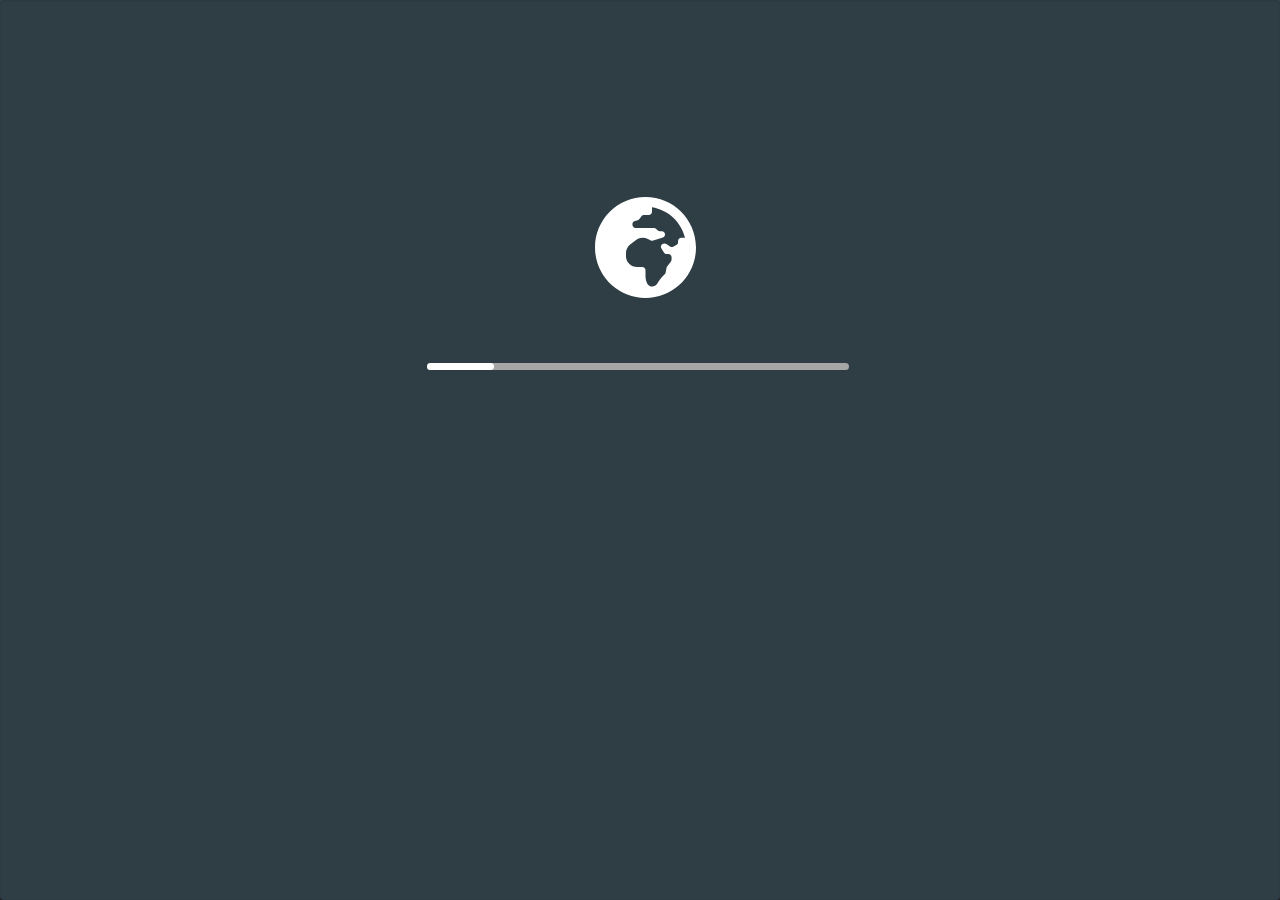
<file: index.html>
﻿<!DOCTYPE html>
<html lang="en">

<head>
    <meta http-equiv="X-UA-Compatible" content="IE=EmulateIE9">

    <meta charset="utf-8">
    <meta http-equiv="X-UA-Compatible" content="IE=edge">
    <!--<meta name="viewport" content="width=device-width, initial-scale=1, maximum-scale=1, user-scalable=0" />-->
    <meta name="viewport" content="width=device-width, initial-scale=1.0, maximum-scale=1.0, user-scalable=no" />
    <meta name="PortMap" content="">
    <meta name="Data and Geographic Services" content="">

    <title>Air pollution Heatmap</title>
    <link rel="icon" type="image/svg+xml" href="assets/images/logos/favicon.svg">

    <!-- Bootstrap Core CSS -->
    <link href="assets/css/bootstrap.min.css" rel="stylesheet">

    <!-- JQuery -->
    <script src="assets/js/jquery-3.3.1.min.js"></script>

    <!-- progress bar  -->
    <script src="assets/libs/progress-bar/progress.js" type="text/javascript"></script>
    <link rel="stylesheet" type="text/css" href="assets/libs/progress-bar/progress.css">

    <!-- Font Awesome -->
    <link rel="stylesheet" href="https://use.fontawesome.com/releases/v5.4.2/css/all.css"
        integrity="sha384-/rXc/GQVaYpyDdyxK+ecHPVYJSN9bmVFBvjA/9eOB+pb3F2w2N6fc5qB9Ew5yIns" crossorigin="anonymous">

    <!-- Mapbox GL API CDN-->
    <script src="https://api.mapbox.com/mapbox-gl-js/v2.0.0/mapbox-gl.js"></script>
    <link href="https://api.mapbox.com/mapbox-gl-js/v2.0.0/mapbox-gl.css" rel="stylesheet" />

    <!-- Turf -->
    <script src='assets/libs/turf/turf.min.js'></script>
    <!--<script src='https://api.tiles.mapbox.com/mapbox.js/plugins/turf/v3.0.11/turf.min.js'></script>-->

    <!-- Layer Tree Plugin -->
    <script src='assets/libs/layerTree/layer-tree.js'></script>
    <link href='assets/libs/layerTree/styles.min.css' rel='stylesheet' />
    <link href='assets/libs/layerTree/layer-tree-group-settings.css' rel='stylesheet' />

    <!-- Mapbox GL Draw API -->
    <script src='https://api.mapbox.com/mapbox-gl-js/plugins/mapbox-gl-draw/v1.0.4/mapbox-gl-draw.js'></script>
    <link rel='stylesheet' href='https://api.mapbox.com/mapbox-gl-js/plugins/mapbox-gl-draw/v1.0.4/mapbox-gl-draw.css'
        type='text/css' />

    <!-- Mapbox GL Geocoder API -->
    <script src='https://api.mapbox.com/mapbox-gl-js/plugins/mapbox-gl-geocoder/v2.0.1/mapbox-gl-geocoder.js'></script>
    <link rel='stylesheet' href='assets/libs/geocoder/mapbox-gl-geocoder.css' type='text/css' />

    <!-- Layer Search -->
    <link href="assets/libs/jsonSearch/chosen/chosen.css" rel="stylesheet">
    <script src="assets/libs/jsonSearch/layerSearch.js"></script>

    <!-- JQuery UI -->
    <link rel="stylesheet" href="assets/libs/jquery-ui-1.12.1/jquery-ui.min.css" type="text/css">
    <script src="assets/libs/jquery-ui-1.12.1/jquery-ui.min.js"></script>

    <!-- Custom CSS -->
    <link href="assets/css/styles-custom.css" rel="stylesheet">

    <!-- Misc. CSS -->
    <link href='assets/css/text-editor-style.css' rel='stylesheet' />

    <style>
        /*mapbox gl css custom settings*/
        #map {
            position: absolute;
            top: 40px;
            bottom: 0;
            width: 100%;
        }

        .mapboxgl-ctrl-group button+button {
            border-top: none
        }

    </style>

</head>

<body>

    <!-- progress bar start -->
    <div class='progress' id="progress_div">

        <h2 style="text-align: center; margin-top:15%; color: white">
            <img style="padding-left: 10px;" src="assets/images/logos/globe-africa-solid.svg" height="111" width="111">

        </h2>

        <div class='emptybar'></div>
        <div class='bar' id='bar1'></div>
        <div class='percent' id='percent1'></div>


    </div>

    <input type="hidden" id="progress_width" value="0">
    <!-- progress bar end -->

    <div id="wrapper">
        <!-- Navigation -->
        <nav class="navbar navbar-inverse navbar-fixed-top" role="navigation">

            <div class="navbar-header">
                <button type="button" class="navbar-toggle" data-toggle="collapse" data-target=".navbar-ex1-collapse">
                    <span class="sr-only">Toggle navigation</span>
                    <span class="icon-bar"></span>
                    <span class="icon-bar"></span>
                    <span class="icon-bar"></span>
                </button>
                <a style="display: inline-flex" class="navbar-brand" href="jellyfish/index.html"><img style="margin-top: 2px;"
                        src="assets/images/logos/globe-africa-solid.svg" height="16" width="16">&nbsp;Air pollution Heatmap</a>

            </div>

            <!-- Sidebar Menu Tools -->
            <div class="collapse navbar-collapse navbar-ex1-collapse">
                <ul class="nav navbar-nav side-nav">

                    <li>
                        <!-- Layer List Button -->
                        <a style="border-top-right-radius: 4px; border-top-left-radius: 4px; border-top: 0;"
                            class="clickable" data-toggle="modal" data-target="#layersModal" title="Layer List"><i
                                class="fa fa-fw fa-list-ul"></i></a>
                    </li>
                    <li>
                        <!-- Draw Button -->
                        <a class="clickable" data-toggle="modal" data-target="#drawModal" title="Draw & Measure"><i
                                class="fas fa-pencil-ruler"></i></a>
                    </li>

                    <li>
                        <!-- Print Button -->
                        <a class="clickable" style="border-bottom-right-radius: 4px; border-bottom-left-radius: 4px;"
                            id='mapboxgl-ctrl-print' data-toggle='modal' data-target='#map-print-modal'
                            title="Print Map"><i class="fa fa-fw fa-print"></i></a>
                    </li>


                </ul>
            </div>
        </nav>


        <!-- 3D Button -->
        <!-- 3D Button -->
        <!-- 3D Button -->
        <input type="button" value="3D" id="threeDbutton" style="padding-right: 7px; padding-left: 7px;" onclick="threeDbutton();">

        <!-- Layer List Modal -->
        <!-- Layer List Modal -->
        <!-- Layer List Modal -->
        <div class="modal left" id="layersModal" tabindex="-1" role="dialog" aria-labelledby="myModalLabel">
            <div class="modal-dialog" role="document">

                <div class="modal-content">

                    <div class="modal-header">
                        <button type="button" class="close" data-dismiss="modal" aria-label="Close"><span
                                aria-hidden="true">&times;</span></button>
                        <h4 class="modal-title" id="myModalLabel"><i class="fa fa-fw fa-list-ul"></i>&nbsp;Layers</h4>
                    </div>

                    <div class="modal-body">

                        <div id="menu"></div>

                    </div>

                </div>
            </div>
        </div>

        <!-- Attributes Modal -->
        <!-- Attributes Modal -->
        <!-- Attributes Modal -->
        <div class="modal left" id="attributesModal" tabindex="-1" role="dialog" aria-labelledby="myModalLabel">
            <div class="modal-dialog" role="document">
                <div class="modal-content">

                    <div class="modal-header">
                        <button type="button" class="close" data-dismiss="modal" aria-label="Close"><span
                                aria-hidden="true">&times;</span></button>
                        <h4 class="modal-title" id="myModalLabel"><i class="fa fa-fw fa-info"></i>&nbsp;Layer Attributes
                        </h4>
                    </div>

                    <div class="modal-body">

                        <div>

                            <div style="font-size: 12px" id="layer-attribute"></div>

                        </div>
                    </div>
                </div>
            </div>
        </div>

        <!-- Draw Modal -->
        <!-- Draw Modal -->
        <!-- Draw Modal -->
        <div class="modal left" id="drawModal" tabindex="-1" role="dialog" aria-labelledby="myModalLabel">
            <div class="modal-dialog" role="document">
                <div class="modal-content">

                    <div class="modal-header">
                        <button type="button" class="close" data-dismiss="modal" aria-label="Close"><span
                                aria-hidden="true">&times;</span></button>
                        <h4 class="modal-title" id="myModalLabel"><i class="fas fa-pencil-ruler"></i>&nbsp;Draw &
                            Measure
                        </h4>
                    </div>

                    <div class="modal-body">

                        <!--Text Tool-->
                        <p style="font-size: 12px"><i class="fas fa-align-left"></i> Text Editor:</p>

                        <div style="display: inline-flex; width: 100%">
                            <button id="textTool" active='false' onclick="activateTool(this)"><i
                                    class="fa fa-fw fa-plus"></i> Add Text</button>
                            <button id="editTextTool" active='false' onclick="activateTool(this)"><i
                                    class="fa fa-fw fa-edit"></i> Edit Text</button>
                        </div>

                        <br />

                        <div style="display: inline-flex; width: 100%; padding-top: 8px">
                            <div id='customTextColor' style="padding-top: 7px;"></div>
                            <div id='customTextSize'
                                style="padding-left: 10px; font-family: 'Times New Roman', Times, serif;"></div>
                        </div>

                        <br />
                        <hr>
                        <br />


                        <!--Draw Tool-->
                        <p style="font-size: 12px"><i class="fas fa-draw-polygon"></i> Draw Tools:</p>

                        <div id="drawAppend"></div>

                        <div style="display: flex; flex-direction: row;">
                            <div id='customDrawColor' style="padding-top: 7px;"></div>
                        </div>


                        <hr>
                        <br />


                        <p style="font-size: 12px"><i class="fas fa-pencil-ruler"></i> Measurements:</p>

                        <p style="font-size: 12px; margin: 0;">area:</p>
                        <div id='calculated-area'> </div>

                        <p style="font-size: 12px; margin: 0;">length/perimeter:</p>
                        <div id='calculated-length'></div>

                        <div style="display: inline-flex">
                            <i style="font-size:smaller; margin: 5px 4px 0px 4px;"><input type="radio" name="unit"
                                    id="feet" value="feet" checked="checked" /> ft &nbsp;</i>
                            <i style="font-size:smaller; margin: 5px 4px 0px 4px;"><input type="radio" name="unit"
                                    id="meter" value="meter" /> m &nbsp;</i>
                            <i style="font-size:smaller; margin: 5px 4px 0px 4px;"><input type="radio" name="unit"
                                    id="mile" value="mile" /> mi &nbsp;</i>
                            <i style="font-size:smaller; margin: 5px 4px 0px 4px;"><input type="radio" name="unit"
                                    id="kilometer" value="kilometer" /> km &nbsp;</i>
                            <i style="font-size:smaller; margin: 5px 0px 0px 4px;"><input type="radio" name="unit"
                                    id="acre" value="acre" /> acres &nbsp;</i>
                        </div>


                        <br />
                        <hr style="margin-top: 15px">
                        <br />


                    </div>
                </div>
            </div>
        </div>

        <!-- Location Modal -->
        <!-- Location Modal -->
        <!-- Location Modal -->
        <div class="modal left" id="geolocationModal" tabindex="-1" role="dialog" aria-labelledby="myModalLabel">
            <div class="modal-dialog" role="document">
                <div class="modal-content">

                    <div class="modal-header">
                        <button type="button" class="close" data-dismiss="modal" aria-label="Close"><span
                                aria-hidden="true">&times;</span></button>
                        <h4 class="modal-title" id="myModalLabel"><i
                                class="fas fa-fw fa-map-marker-alt"></i>&nbsp;Location Tools</h4>
                    </div>

                    <div class="modal-body">

                        <!-- enter lng/lat -->
                        <div style="vertical-align:top;">
                            <p style="font-size: 12px"><i class="fas fa-map-marked-alt"></i> Enter Coordinates</p>
                            <input type="number" id='lngInput' placeholder="longitude"><br>
                            <input type="number" id='latInput' placeholder="latitude"><br>

                            <div style="padding-top:10px">
                                <input type="button" value="find" id="findLLButton" style="font-size: 10px;">
                                <input type="button" value="clear" id="findLLButtonClear" style="font-size: 10px;">
                            </div>
                        </div>


                        <hr>
                        <br />

                        <!-- lng/lat on map click -->
                        <p style="font-size: 12px"><i class="fas fa-mouse-pointer"></i>  Click map for results:</p>
                        <pre id='info'><i class="fa fa-fw fa-globe"></i> lng/lat</pre>

                        <hr>
                        <br />

                        <!-- address geocode api-->
                        <p style="font-size: 12px"><i class="fas fa-home"></i> Address Search:</p>
                        <div id="addressAppend"></div>

                        <hr>

                    </div>
                </div>
            </div>
        </div>

        <!-- Search Modal -->
        <!-- Search Modal -->
        <!-- Search Modal -->
        <div class="modal left" id="searchModal" tabindex="-1" role="dialog" aria-labelledby="myModalLabel">
            <div class="modal-dialog" role="document">
                <div class="modal-content">

                    <div class="modal-header">
                        <button type="button" class="close" data-dismiss="modal" aria-label="Close"><span
                                aria-hidden="true">&times;</span></button>
                        <h4 class="modal-title" id="myModalLabel"><i class="fa fa-fw fa-search"></i>&nbsp;Search Tools
                        </h4>
                    </div>

                    <div class="modal-body">
                        <p style="margin-bottom: -1px; padding: 0px 0px 5px 0px; width: 100%; font-size: 12px;">
                            <br />Select a layer to search:
                        </p>

                        <select class="layer-picker" id="json_layer" data-placeholder="Layer Picker"></select>

                        <br />

                        <p style="margin-bottom: -1px; padding: 5px 5px 5px 5px; width: 100%; background-color: #fafafa; color: #528ea7; font-size: smaller; "
                            id="property-descr"><br /></p>

                        <div style="display: inline-flex;" id="target_layer">

                            <button class="clickable" type="submit" id="search_general"><i
                                    class="fa fa-search"></i></button>

                            <input type="search" id="general_search" placeholder="Search" />


                            <input type="hidden" id="property-value"><br />

                            <button class="clickable" type="submit" id="clear_general"><i
                                    class="fas fa-times"></i></button>
                        </div>

                        <script>
                            //Allows user to hit enter to search for json property
                            $("#general_search").keyup(function (event) {
                                if (event.keyCode == 13) {
                                    $("#search_general").click();
                                }
                            });
                        </script>

                    </div>
                </div>
            </div>
        </div>

        <!-- Save Modal -->
        <!-- Save Modal -->
        <!-- Save Modal -->
        <div id="saveModal" class="modal" role="dialog" style="margin-top: 20px;">
            <div class="modal-dialog">

                <div class="modal-content">
                    <div class="modal-header">
                        <button type="button" class="close" data-dismiss="modal">&times;</button>
                        <h4 class="modal-title"><i class="fas fa-fw fa-save"></i>&nbsp;View saved:</h4>
                    </div>
                    <div class="modal-body">

                        <div style="display: inline-flex; width: 100%">

                            <script>
                                function copyToClipboard(elementId) {

                                    var aux = document.createElement("input");
                                    aux.setAttribute("value", document.getElementById(elementId).innerHTML);
                                    document.body.appendChild(aux);
                                    aux.select();
                                    document.execCommand("copy");
                                    document.body.removeChild(aux);
                                    document.getElementById("copyButton").innerHTML = "<i class='fa fa-fw fa-clipboard'></i>" + "" + "Copied";
                                    setTimeout(function () {
                                        document.getElementById('copyButton').innerHTML = "<i class='fa fa-fw fa-clipboard'></i>";
                                    }, 2000);
                                }
                            </script>

                            <div type="text" id="urlCopied" class="#calcualated-area"></div>

                            <button onclick="copyToClipboard('urlCopied')" id="copyButton"><i
                                    class="fa fa-fw fa-clipboard"></i></button>

                        </div>

                        <div style="padding-left: 10px; padding-top: 10px; font-size:xx-small; margin:0"><i
                                style="color:#dc4f4f" class="fa fa-fw fa-exclamation-circle"></i> Keep a record of this
                            URL for future use
                        </div>

                        <br />

                    </div>

                </div>
            </div>
        </div>

        <!-- Print Modal -->
        <!-- Print Modal -->
        <!-- Print Modal -->
        <div id="map-print-modal" class="modal" role="dialog" style="margin-top: 20px;">
            <div class="modal-dialog">

                <div class="modal-content">
                    <div class="modal-header">
                        <button type="button" class="close" data-dismiss="modal">&times;</button>
                        <h4 class="modal-title"><i class="fa fa-fw fa-print"></i>&nbsp;Print Map</h4>
                    </div>

                    <div class="modal-body">

                        <!-- print form -->
                        <form class="form-horizontal container-fluid" id="print-form">
                            <div class="row">

                                <!-- title -->
                                <div class="col">
                                    <div class="form-group col-sm-12">
                                        <input id="export-title" name="export-title" type="text"
                                            style="font-size: smaller" placeholder="Map Title"
                                            class="form-control input-md" maxlength="90">
                                    </div>
                                </div>

                                <!-- output format -->
                                <div class="radio-groups format form-group col-sm-12">

                                    <div>
                                        <label>Format: </label>
                                        <label class="radio-inline" for="output-format-0">
                                            <input type="radio" name="output-format" id="output-format-0" value="png">
                                            PNG
                                        </label>
                                        <label class="radio-inline" for="output-format-1">
                                            <input type="radio" name="output-format" id="output-format-1" value="pdf"
                                                checked="checked">
                                            PDF
                                        </label>

                                    </div>
                                </div>
                                <!-- format/dimensions -->
                                <div class="radio-groups size form-group col-sm-12">

                                    <div>
                                        <label>Dimensions: </label>
                                        <label class="radio-inline" for="dimensions-0">
                                            <input type="radio" name="dimensions" id="dimensions-0" value="default"
                                                checked="checked">
                                            8.5 x 11
                                        </label>
                                        <label class="radio-inline" for="dimensions-1">
                                            <input type="radio" name="dimensions" id="dimensions-1" value="large">
                                            11 x 17 (legend)
                                        </label>
                                    </div>
                                </div>

                                <div>

                                    <button type="button" id="export-map" data-dismiss="modal"><i
                                            class="fas fa-file-download"></i> Export</button>

                                </div>
                            </div>
                        </form>
                    </div>

                </div>

            </div>
        </div>

        <!-- Disclaimer Modal -->
        <!-- Disclaimer Modal -->
        <!-- Disclaimer Modal -->
        <div id="disclaimerModal" class="modal" role="dialog" style="margin-top: 20px;">
            <div class="modal-dialog">

                <div class="modal-content">
                    <div class="modal-header">
                        <button type="button" class="close" data-dismiss="modal">&times;</button>
                        <h4 class="modal-title"><i class="fa fa-fw fa-gavel"></i>&nbsp;Disclaimer</h4>
                    </div>
                    <div class="modal-body" style="font-size: 10px; font-weight: 500;">
                        <p>
                            A place to put your disclaimer...
                        </p>
                    </div>
                </div>
            </div>
        </div>

        <!-- Load Map Div -->
        <!-- Load Map Div -->
        <!-- Load Map Div -->
        <div id='map'></div>

        <!-- Load coordinates div (Part of Geolocation Modal)-->
        <div id='coordinates' class='coordinates'></div>

    </div>


    <!-- Print JS and required Libs -->
    <script src='assets/libs/print-export/libs/canvas-to-blob.min.js'></script>
    <script src='assets/libs/print-export/libs/jspdf.min.js'></script>
    <script src='assets/libs/print-export/libs/pdf.combined.min.js'></script>
    <script src='assets/libs/print-export/libs/FileSaver.min.js'></script>
    <script src='assets/libs/print-export/libs/html2canvas.min.js'></script>
    <script src='assets/libs/print-export/libs/cropper.min.js'></script>
    <script src='assets/js/print.js'></script>

    <!-- Bootstrap Core JavaScript -->
    <script src="assets/libs/bootstrap/bootstrap.min.js"></script>

    <!-- Leaflet JavaScript -->
    <script src="assets/libs/leaflet/leaflet.js"></script>

    <!-- Map JavaScript -->
    <script src="assets/js/map.js"></script>

    <!-- Search Layer Config -->
    <script src="assets/libs/jsonSearch/layers.js"></script>

    <!-- Layer Search Scripts -->
    <script src="assets/libs/jsonSearch/chosen/chosen.jquery.js"></script>

    <script type="text/javascript">
        $("#json_layer").change(function () {
            $("#general_search").val("");
            $("#property-descr").html("<br />");
            var source_name = $('#json_layer').val();
            //setMapLayer(source_name);
            refreshJsonSource(source_name);
        });
    </script>

</body>

</html>
</file>
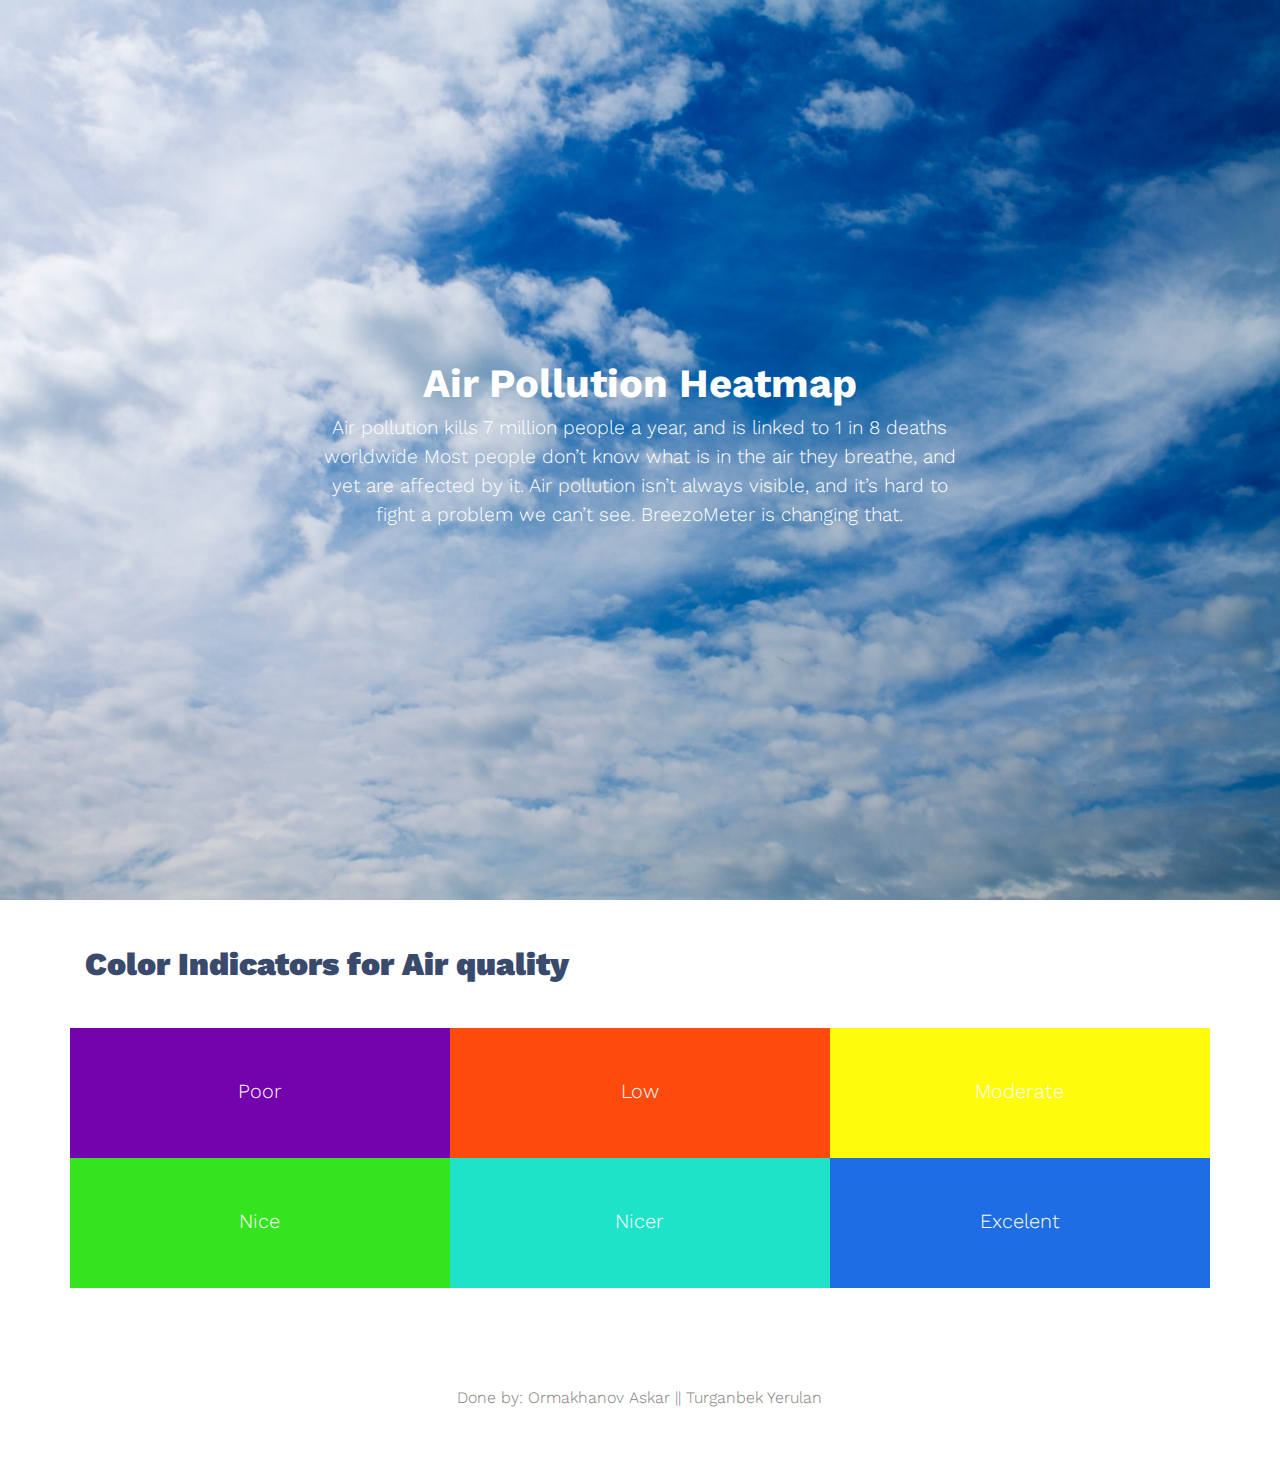
<file: jellyfish/index.html>
<!doctype html>
<html lang="en">
  <head>
    <title>Air Pollution Map</title>
    <meta charset="utf-8">
    <meta name="viewport" content="width=device-width, initial-scale=1, shrink-to-fit=no">
    <link href="https://fonts.googleapis.com/css?family=Work+Sans:100,300,400,700,900" rel="stylesheet">
    <link rel="stylesheet" href="fonts/icomoon/style.css">
    <link rel="stylesheet" href="css/bootstrap.min.css">
    <link rel="stylesheet" href="//maxcdn.bootstrapcdn.com/font-awesome/4.3.0/css/font-awesome.min.css">
    <link rel="stylesheet" href="css/nouislider.min.css">
    <link rel="stylesheet" href="css/bootstrap-datetimepicker.css">
    <link rel="stylesheet" href="css/style.css">
  </head>
  <body>

    
    <div class="bg-image" style="background-image: url('images/back.jpg')">
      <div class="container">
        <div class="row justify-content-center align-items-center">
          <div class="col-md-7 mx-auto text-center align-self-center">
            <h1 class="font-weight-bold mb-0 text-white"><a href="C:/Users/turga/OneDrive/Desktop/GTE%20project/index.html" style="color: white;">Air Pollution Heatmap</a></h1>
            <p class="text-white lead">Air pollution kills 7 million people a year, and is linked to 1 in 8 deaths worldwide Most people don’t know what is in the air they breathe, and yet are affected by it. Air pollution isn’t always visible, and it’s hard to fight a problem we can’t see. BreezoMeter is changing that.
            </p>
          </div>
        </div>
        
      </div>
    </div>


<!-- $primary:       $blue !default;
$secondary:     $gray-600 !default;
$success:       $green !default;
$info:          $cyan !default;
$warning:       $yellow !default;
$danger:        $red !default;
$light:         $gray-100 !default;
$dark:          $gray-800 !default;
 -->
    <div class="site-section">
      <div class="container">
        <div class="row mb-4">
          <div class="col-md-7">
            <h2 class="heading-21921">Color Indicators for Air quality</h2>
          </div>
        </div>
        <div class="row text-white align-items-center text-center h-100">
          <div class="col-md-4  p-5 " style="height:130px; background-color: #7203ad;">
            <h5 class="text-white">Poor</h5>
          </div>
          <div class="col-md-4  p-5 " style="height:130px; background-color: #ff4a0d">
            <h5 class="text-white">Low</h5>
          </div>
          <div class="col-md-4  p-5 " style="height:130px; background-color: #fffb0d">
            <h5 class="text-white">Moderate</h5>
          </div>
          <div class="col-md-4  p-5 " style="height:130px; background-color: #35e31e">
            <h5 class="text-white">Nice</h5>
          </div>
          <div class="col-md-4  p-5 " style="height:130px; background-color: #1ee3c9">
            <h5 class="text-white">Nicer</h5>
          </div>
          <div class="col-md-4  p-5 " style="height:130px; background-color: #1e6de3">
            <h5 class="text-white">Excelent</h5>
          </div>
         
          </div>
        </div>
      </div>
    </div>


 <div class="site-section container">
        <div class="row justify-content-center text-center">
          <div class="col-md-7">
            <p>
            Done by: Ormakhanov Askar || Turganbek Yerulan
            </p>
          </div>
        </div>
      </div>
    </div>
   <!-- Modal Large -->
    <div class="modal fade" id="exampleModalCenter1" tabindex="-1" role="dialog" aria-labelledby="exampleModalCenter1Title" aria-hidden="true">
      <div class="modal-dialog modal-sm modal-dialog-centered" role="document">
        <div class="modal-content rounded-0">
          <div class="modal-header">
            <h5 class="modal-title" id="exampleModalCenter1Title">Modal title</h5>
            <button type="button" class="close" data-dismiss="modal" aria-label="Close">
              <span aria-hidden="true"><span class="icon-close2"></span></span>
            </button>
          </div>
          <div class="modal-body">
            <p>Mist enveloped the ship three hours out from port. A shining crescent far beneath the flying vessel. All their equipment and instruments are alive. The sky was cloudless and of a deep dark blue. A shining crescent far beneath the flying vessel.</p>
            <p>All their equipment and instruments are alive. A shining crescent far beneath the flying vessel. The sky was cloudless and of a deep dark blue. </p>
          </div>
        </div>
      </div>
    </div>

    <!-- Modal Default -->
    <div class="modal fade" id="exampleModalCenter2" tabindex="-1" role="dialog" aria-labelledby="exampleModalCenter2Title" aria-hidden="true">
      <div class="modal-dialog modal-dialog-centered" role="document">
        <div class="modal-content rounded-0">
          <div class="modal-header">
            <h5 class="modal-title" id="exampleModalCenter2Title">Modal title</h5>
            <button type="button" class="close" data-dismiss="modal" aria-label="Close">
              <span aria-hidden="true"><span class="icon-close2"></span></span>
            </button>
          </div>
          <div class="modal-body">
            <p>Mist enveloped the ship three hours out from port. A shining crescent far beneath the flying vessel. All their equipment and instruments are alive. The sky was cloudless and of a deep dark blue. A shining crescent far beneath the flying vessel.</p>
            <p>All their equipment and instruments are alive. A shining crescent far beneath the flying vessel. The sky was cloudless and of a deep dark blue. </p>
          </div>
        </div>
      </div>
    </div>

    <!-- Modal Default -->
    <div class="modal fade" id="exampleModalCenter3" tabindex="-1" role="dialog" aria-labelledby="exampleModalCenter3Title" aria-hidden="true">
      <div class="modal-dialog modal-lg modal-dialog-centered" role="document">
        <div class="modal-content rounded-0">
          <div class="modal-header">
            <h5 class="modal-title" id="exampleModalCenter3Title">Modal title</h5>
            <button type="button" class="close" data-dismiss="modal" aria-label="Close">
              <span aria-hidden="true"><span class="icon-close2"></span></span>
            </button>
          </div>
          <div class="modal-body">
            <p>Mist enveloped the ship three hours out from port. A shining crescent far beneath the flying vessel. All their equipment and instruments are alive. The sky was cloudless and of a deep dark blue. A shining crescent far beneath the flying vessel.</p>
            <p>All their equipment and instruments are alive. A shining crescent far beneath the flying vessel. The sky was cloudless and of a deep dark blue. </p>
          </div>
        </div>
      </div>
    </div>




    <script src="js/jquery-3.3.1.min.js"></script>
    <script src="js/popper.min.js"></script>
    <script src="js/bootstrap.min.js"></script>
    <script src="js/moments.min.js"></script>
    <script src="js/bootstrap-datetimepicker.js"></script>
    <script src="js/nouislider.min.js"></script>
    <script src="js/typed.js"></script>
    <script src="js/main.js"></script>


    <script>
    var typed = new Typed('.typed-words', {
    strings: ["Bootstrap"," Elegant"," Best", " Useful"],
    typeSpeed: 80,
    backSpeed: 80,
    backDelay: 4000,
    startDelay: 1000,
    loop: true,
    showCursor: true
    });
    </script>


  </body>
</html>
</file>
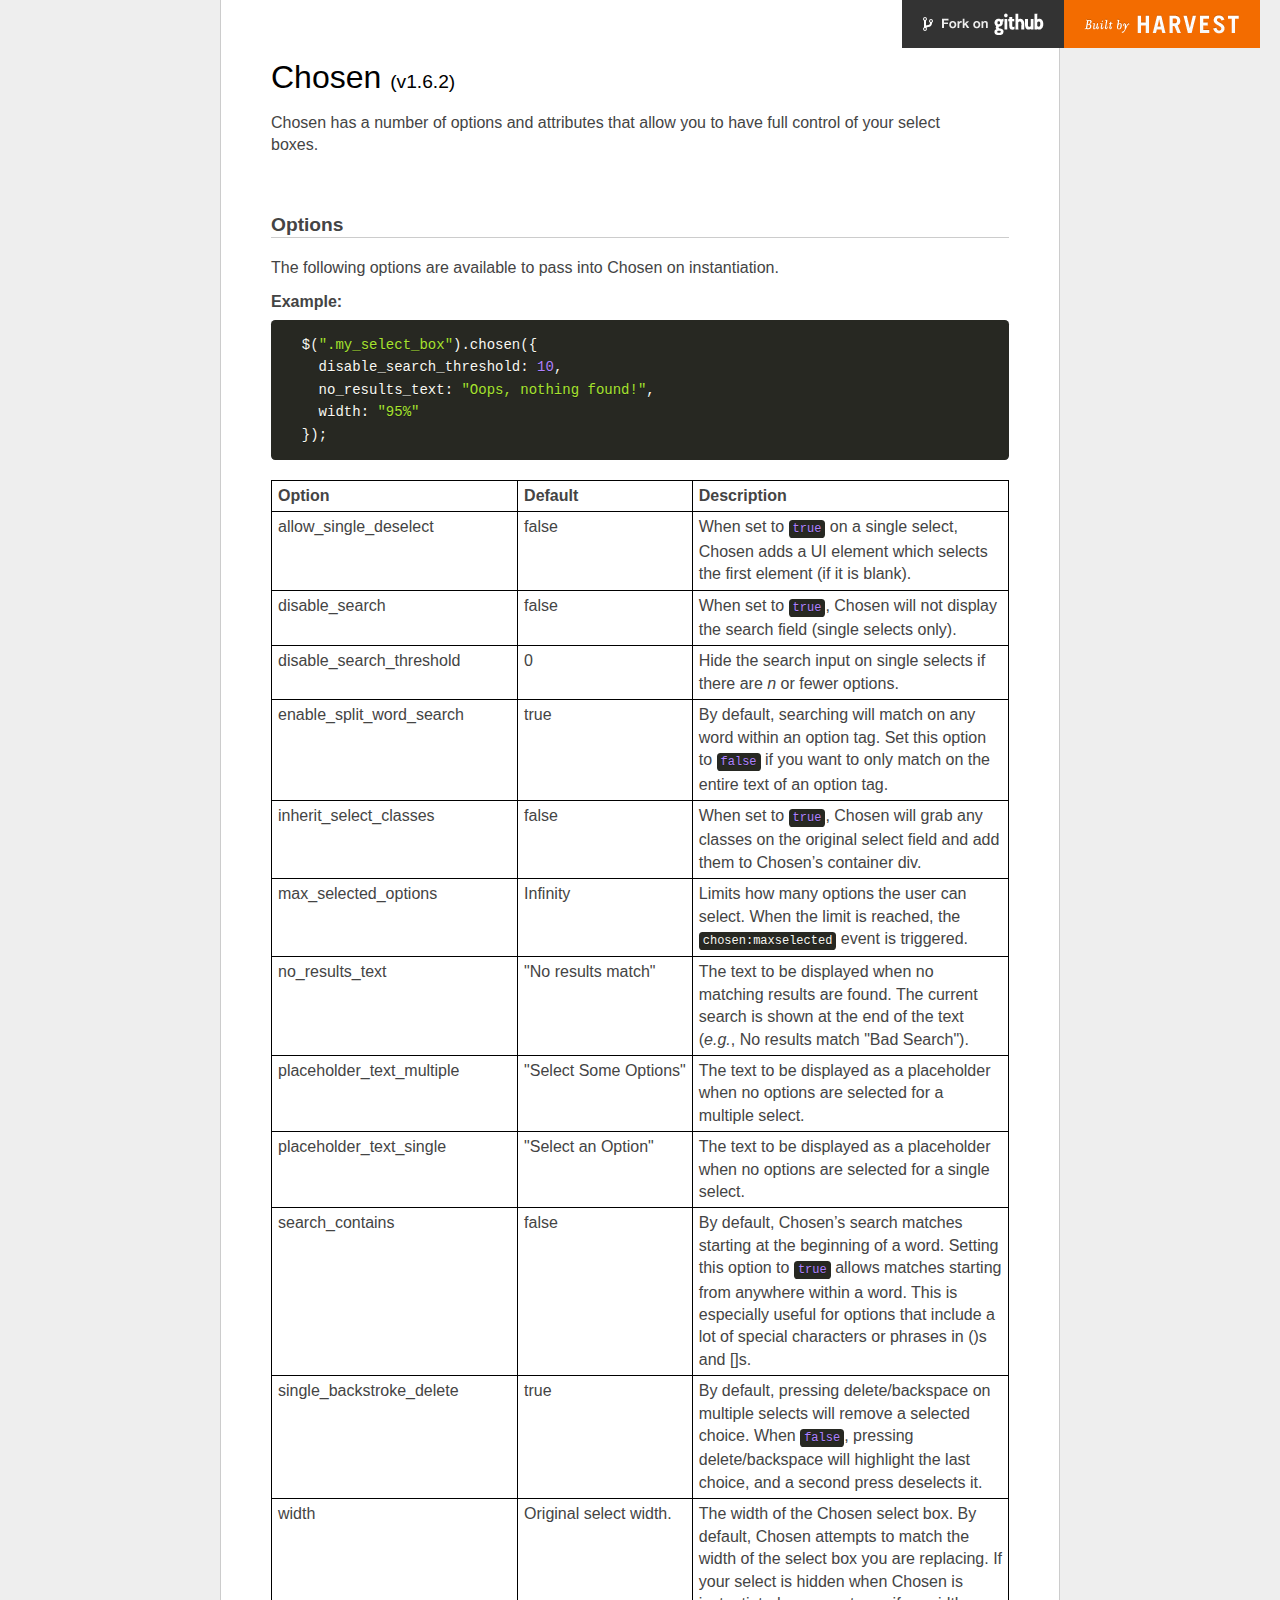
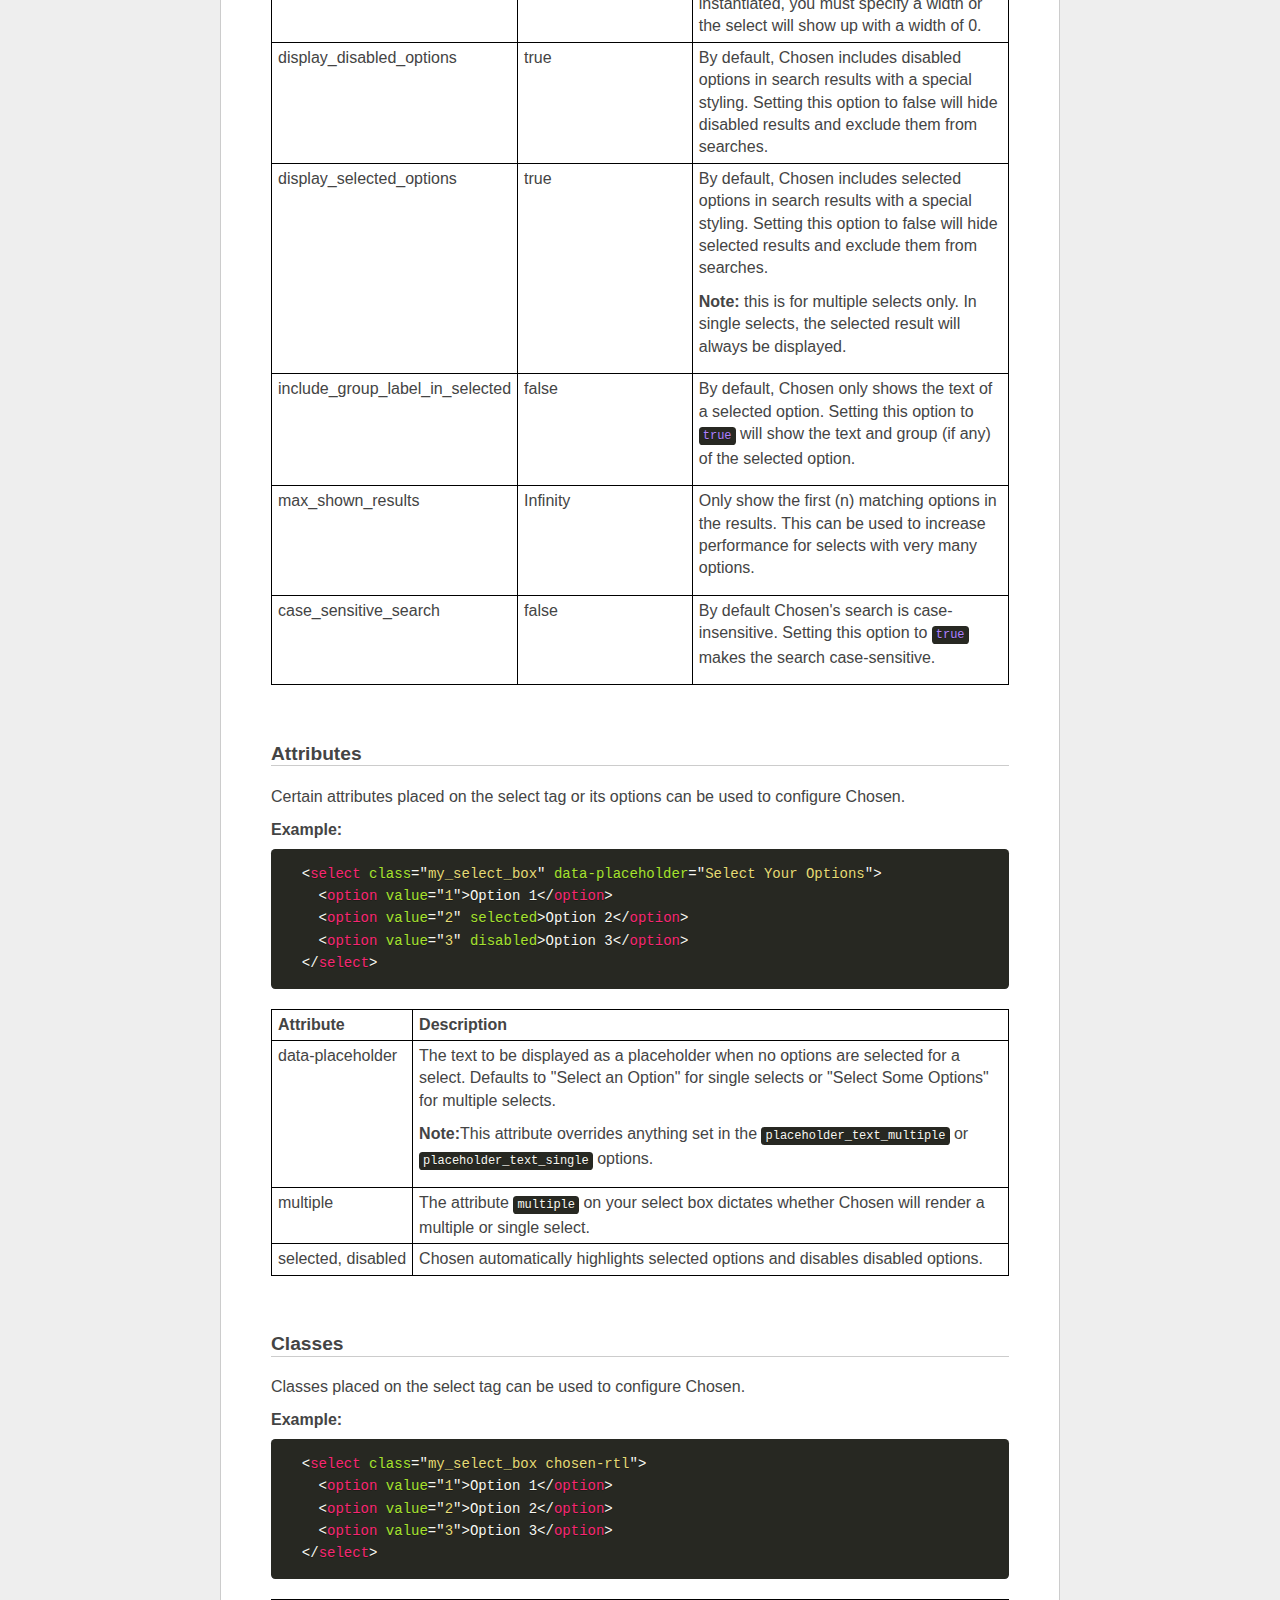
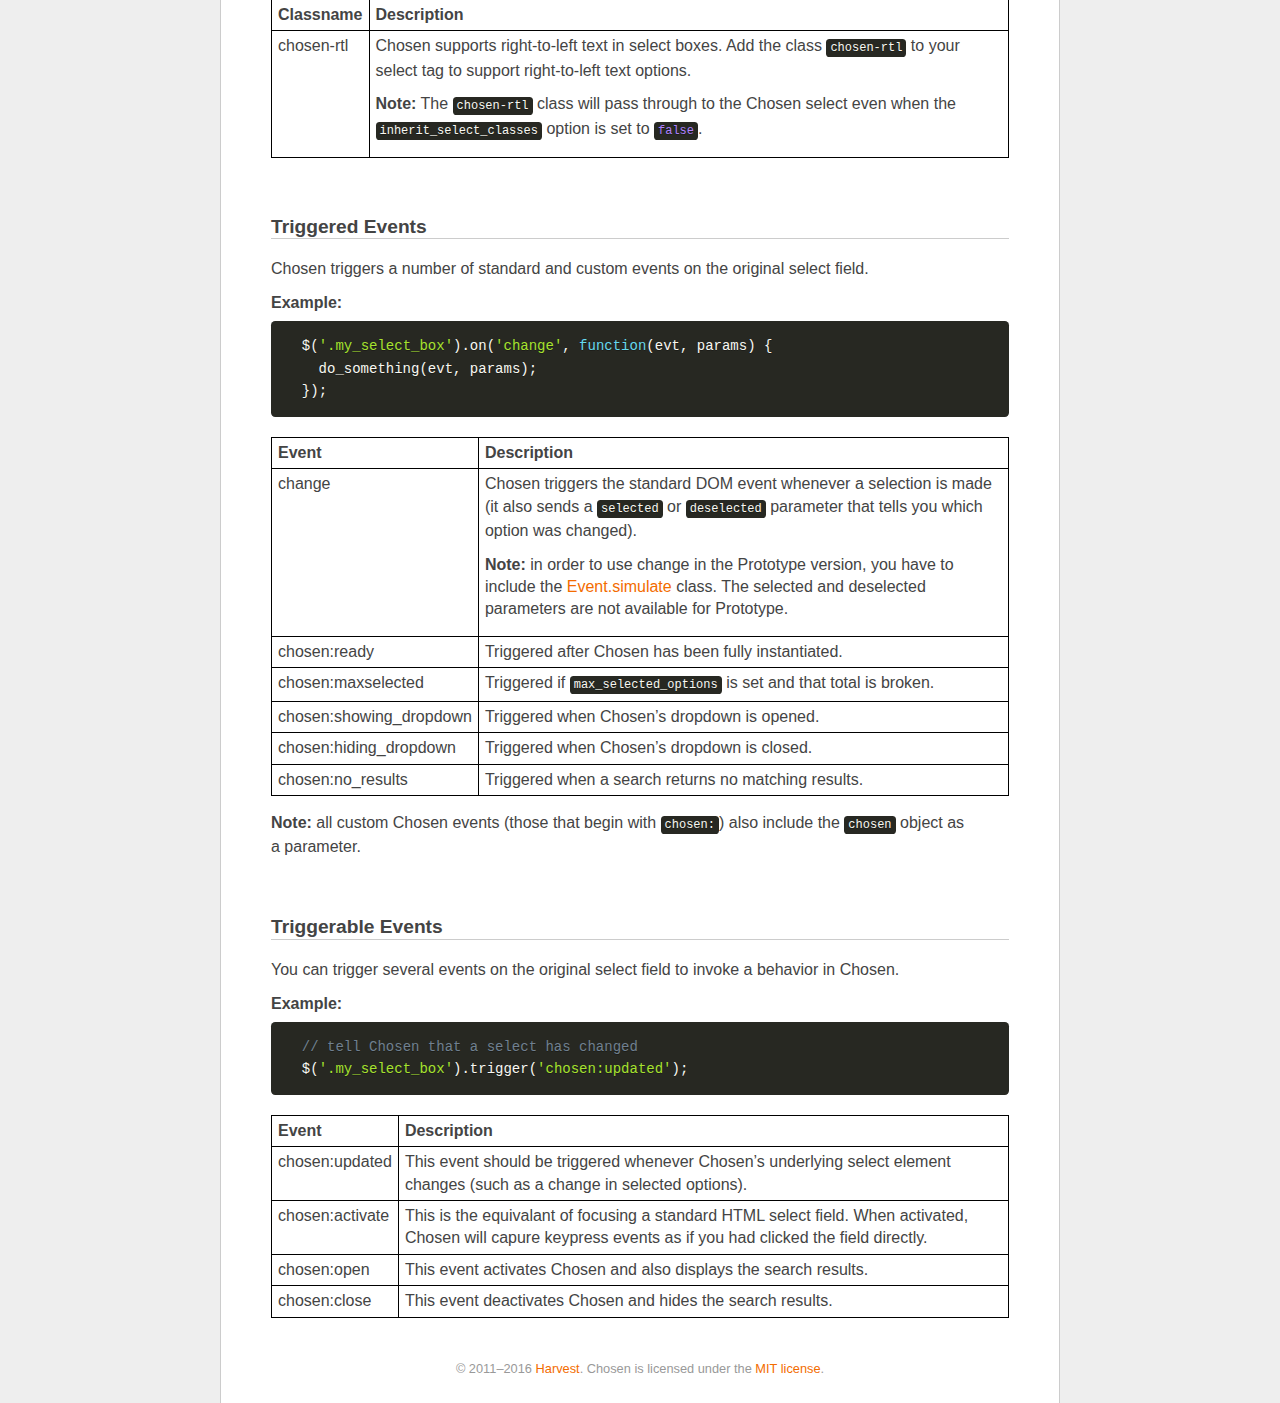
<file: assets/libs/jsonSearch/chosen/options.html>
<!doctype html>
<html lang="en">
<head>
  <meta charset="utf-8">
  <title>Chosen: A jQuery Plugin by Harvest to Tame Unwieldy Select Boxes</title>
  <link rel="stylesheet" href="docsupport/style.css">
  <link rel="stylesheet" href="docsupport/prism.css">
  <link rel="stylesheet" href="chosen.css">
  <style type="text/css" media="all">
    /* fix rtl for demo */
    .chosen-rtl .chosen-drop { left: -9000px; }
  </style>
</head>
<body>
  <div id="container">
    <div id="content">
      <header>
        <h1>Chosen <small>(<span id="latest-version">v1.6.2</span>)</small></h1>
      </header>
      <p>Chosen has a number of options and attributes that allow you to have full control of your select boxes.</p>

      <h2><a name="options" class="anchor" href="#options">Options</a></h2>
      <p>The following options are available to pass into Chosen on instantiation.</p>

      <h3>Example:</h3>
<pre>
  <code class="language-javascript">$(".my_select_box").chosen({
    disable_search_threshold: 10,
    no_results_text: "Oops, nothing found!",
    width: "95%"
  });</code>
</pre>

      <table class="docs-table">
        <tr>
          <th>Option</th><th>Default</th><th>Description</th>
        </tr>
        <tr>
          <td>allow_single_deselect</td>
          <td>false</td>
          <td>When set to <code class="language-javascript">true</code> on a single select, Chosen adds a UI element which selects the first element (if it is blank).</td>
        </tr>
        <tr>
          <td>disable_search</td>
          <td>false</td>
          <td>When set to <code class="language-javascript">true</code>, Chosen will not display the search field (single selects only).</td>
        </tr>
        <tr>
          <td>disable_search_threshold</td>
          <td>0</td>
          <td>Hide the search input on single selects if there are <i>n</i> or fewer options.</td>
        </tr>
        <tr>
          <td>enable_split_word_search</td>
          <td>true</td>
          <td>By default, searching will match on any word within an option tag. Set this option to <code class="language-javascript">false</code> if you want to only match on the entire text of an option tag.</td>
        </tr>
        <tr>
          <td>inherit_select_classes</td>
          <td>false</td>
          <td>When set to <code class="language-javascript">true</code>, Chosen will grab any classes on the original select field and add them to Chosen’s container div.</td>
        </tr>
        <tr>
          <td>max_selected_options</td>
          <td>Infinity</td>
          <td>Limits how many options the user can select. When the limit is reached, the <code class="language-javascript">chosen:maxselected</code> event is triggered.</td>
        </tr>
        <tr>
          <td>no_results_text</td>
          <td>"No results match"</td>
          <td>The text to be displayed when no matching results are found. The current search is shown at the end of the text (<i>e.g.</i>,
           No results match "Bad Search").</td>
        </tr>
        <tr>
          <td>placeholder_text_multiple</td>
          <td>"Select Some Options"</td>
          <td>The text to be displayed as a placeholder when no options are selected for a multiple select.</td>
        </tr>
        <tr>
          <td>placeholder_text_single</td>
          <td>"Select an Option"</td>
          <td>The text to be displayed as a placeholder when no options are selected for a single select.</td>
        </tr>
        <tr>
          <td>search_contains</td>
          <td>false</td>
          <td>By default, Chosen’s search matches starting at the beginning of a word. Setting this option to <code class="language-javascript">true</code> allows matches starting from anywhere within a word. This is especially useful for options that include a lot of special characters or phrases in ()s and []s.</td>
        </tr>
        <tr>
          <td>single_backstroke_delete</td>
          <td>true</td>
          <td>By default, pressing delete/backspace on multiple selects will remove a selected choice. When <code class="language-javascript">false</code>, pressing delete/backspace will highlight the last choice, and a second press deselects it.</td>
        </tr>
        <tr>
          <td>width</td>
          <td>Original select width.</td>
          <td>The width of the Chosen select box. By default, Chosen attempts to match the width of the select box you are replacing. If your select is hidden when Chosen is instantiated, you must specify a width or the select will show up with a width of 0.</td>
        </tr>
        <tr>
          <td>display_disabled_options</td>
          <td>true</td>
          <td>By default, Chosen includes disabled options in search results with a special styling. Setting this option to false will hide disabled results and exclude them from searches.</td>
        </tr>
        <tr>
          <td>display_selected_options</td>
          <td>true</td>
          <td>
            <p>By default, Chosen includes selected options in search results with a special styling. Setting this option to false will hide selected results and exclude them from searches.</p>
            <p><strong>Note:</strong> this is for multiple selects only. In single selects, the selected result will always be displayed.</p>
          </td>
        </tr>
        <tr>
          <td>include_group_label_in_selected</td>
          <td>false</td>
          <td>
            <p>By default, Chosen only shows the text of a selected option. Setting this option to <code class="language-javascript">true</code> will show the text and group (if any) of the selected option.</p>
          </td>
        </tr>
        <tr>
          <td>max_shown_results</td>
          <td>Infinity</td>
          <td>
            <p>Only show the first (n) matching options in the results. This can be used to increase performance for selects with very many options.</p>
          </td>
        </tr>
        <tr>
          <td>case_sensitive_search</td>
          <td>false</td>
          <td>
            <p>By default Chosen's search is case-insensitive. Setting this option to <code class="language-javascript">true</code> makes the search case-sensitive.</p>
          </td>
        </tr>
      </table>

      <h2><a name="attributes" class="anchor" href="#attributes">Attributes</a></h2>
      <p>Certain attributes placed on the select tag or its options can be used to configure Chosen.</p>

      <h3>Example:</h3>

<pre>
  <code class="language-markup">&lt;select class="my_select_box" data-placeholder="Select Your Options"&gt;
    &lt;option value="1"&gt;Option 1&lt;/option&gt;
    &lt;option value="2" selected&gt;Option 2&lt;/option&gt;
    &lt;option value="3" disabled&gt;Option 3&lt;/option&gt;
  &lt;/select&gt;</code>
</pre>

      <table class="docs-table">
        <tr>
          <th>Attribute</th><th>Description</th>
        </tr>
        <tr>
          <td>data-placeholder</td>
          <td>
            <p>The text to be displayed as a placeholder when no options are selected for a select. Defaults to "Select an Option" for single selects or "Select Some Options" for multiple selects.</p>
            <p><strong>Note:</strong>This attribute overrides anything set in the <code class="language-javascript">placeholder_text_multiple</code> or <code class="language-javascript">placeholder_text_single</code> options.</p>
          </td>
        </tr>
        <tr>
          <td>multiple</td>
          <td>The attribute <code class="language-html">multiple</code> on your select box dictates whether Chosen will render a multiple or single select.</td>
        </tr>
        <tr>
          <td>selected, disabled</td>
          <td>Chosen automatically highlights selected options and disables disabled options.</td>
        </tr>
      </table>

      <h2><a name="classes" class="anchor" href="#classes">Classes</a></h2>
      <p>Classes placed on the select tag can be used to configure Chosen.</p>

      <h3>Example:</h3>

<pre>
  <code class="language-markup">&lt;select class="my_select_box chosen-rtl"&gt;
    &lt;option value="1"&gt;Option 1&lt;/option&gt;
    &lt;option value="2"&gt;Option 2&lt;/option&gt;
    &lt;option value="3"&gt;Option 3&lt;/option&gt;
  &lt;/select&gt;</code>
</pre>

      <table class="docs-table">
        <tr>
          <th>Classname</th>
          <th>Description</th>
        </tr>
        <tr>
          <td>chosen-rtl</td>
          <td>
            <p>Chosen supports right-to-left text in select boxes. Add the class <code class="language-html">chosen-rtl</code> to your select tag to support right-to-left text options.</p>
            <p><strong>Note:</strong> The <code class="language-html">chosen-rtl</code> class will pass through to the Chosen select even when the <code class="language-javascript">inherit_select_classes</code> option is set to <code class="language-javascript">false</code>.</p>
          </td>
        </tr>
      </table>

      <h2><a name="triggered-events" class="anchor" href="#triggered-events">Triggered Events</a></h2>
      <p>Chosen triggers a number of standard and custom events on the original select field.</p>

      <h3>Example:</h3>

<pre>
  <code class="language-javascript">$('.my_select_box').on('change', function(evt, params) {
    do_something(evt, params);
  });</code>
</pre>

      <table class="docs-table">
        <tr>
          <th>Event</th><th>Description</th>
        </tr>
        <tr>
          <td>change</td>
          <td>
            <p>Chosen triggers the standard DOM event whenever a selection is made (it also sends a <code class="language-javascript">selected</code> or <code class="language-javascript">deselected</code> parameter that tells you which option was changed).</p>
            <p><strong>Note:</strong> in order to use change in the Prototype version, you have to include the <a href="https://github.com/kangax/protolicious/blob/5b56fdafcd7d7662c9d648534225039b2e78e371/event.simulate.js">Event.simulate</a> class. The selected and deselected parameters are not available for Prototype.</p>
          </td>
        </tr>
        <tr>
          <td>chosen:ready</td>
          <td>Triggered after Chosen has been fully instantiated.</td>
        </tr>
        <tr>
          <td>chosen:maxselected</td>
          <td>Triggered if <code class="language-javascript">max_selected_options</code> is set and that total is broken.</td>
        </tr>
        <tr>
          <td>chosen:showing_dropdown</td>
          <td>Triggered when Chosen’s dropdown is opened.</td>
        </tr>
        <tr>
          <td>chosen:hiding_dropdown</td>
          <td>Triggered when Chosen’s dropdown is closed.</td>
        </tr>
        <tr>
          <td>chosen:no_results</td>
          <td>Triggered when a search returns no matching results.</td>
        </tr>
      </table>

      <p>
        <strong>Note:</strong> all custom Chosen events (those that begin with <code class="language-javascript">chosen:</code>) also include the <code class="language-javascript">chosen</code> object as a parameter.
      </p>

      <h2><a name="triggerable-events" class="anchor" href="#triggerable-events">Triggerable Events</a></h2>
      <p>You can trigger several events on the original select field to invoke a behavior in Chosen.</p>

      <h3>Example:</h3>

<pre>
  <code class="language-javascript">// tell Chosen that a select has changed
  $('.my_select_box').trigger('chosen:updated');</code>
</pre>

      <table class="docs-table">
        <tr>
          <th>Event</th><th>Description</th>
        </tr>
        <tr>
          <td>chosen:updated</td>
          <td>This event should be triggered whenever Chosen’s underlying select element changes (such as a change in selected options).</td>
        </tr>
        <tr>
          <td>chosen:activate</td>
          <td>This is the equivalant of focusing a standard HTML select field. When activated, Chosen will capure keypress events as if you had clicked the field directly.</td>
        </tr>
        <tr>
          <td>chosen:open</td>
          <td>This event activates Chosen and also displays the search results.</td>
        </tr>
        <tr>
          <td>chosen:close</td>
          <td>This event deactivates Chosen and hides the search results.</td>
        </tr>
      </table>

      <footer>
        &copy; 2011&ndash;2016 <a href="http://www.getharvest.com/">Harvest</a>. Chosen is licensed under the <a href="https://github.com/harvesthq/chosen/blob/master/LICENSE.md">MIT license</a>.
      </footer>

    </div>
  </div>
  <div class="oss-bar">
    <ul>
      <li><a class="fork" href="https://github.com/harvesthq/chosen">Fork on Github</a></li>
      <li><a class="harvest" href="http://www.getharvest.com/">Built by Harvest</a></li>
    </ul>
  </div>
  <script src="docsupport/prism.js" type="text/javascript" charset="utf-8"></script>
</body>
</html>
</file>
<file: assets/libs/progress-bar/progress.css>
.progress 
{
 position: fixed;
 left: 0px;
 top: 0px;
 width: 100%;
 height: 100%;
 z-index: 9999;
 background-color: #2f3d44;
}
.bar 
{ 
  background-color: #ffffff; 
  width:0%; 
  height:7px; 
  border-radius: 4px; 
  position: absolute;
  margin-top: 50px;
  left: 33.3333%;
  
}
.percent 
{ 
  position:absolute; 
  display:inline-block; 
  top:3px; 
  left:48%; 

}

.emptybar
{ 
  background-color: #a6a6a6; 
  width:33%; 
  height:7px; 
  border-radius: 4px; 
  position: absolute;
  margin-top: 50px;
  left: 33.3333%;  
  border: solid 1px rgba(255, 255, 255, 0);
  
}
</file>
<file: assets/libs/layerTree/layer-tree-group-settings.css>
#floor_1, #floor_2, #floor_3 {
    display: none;
}

#room_1, #room_2, #room_3, #room_1_labels, #room_2_labels, #room_3_labels, #airline_gate {
    display: none;
}

#inside_feature_poly_1, #inside_feature_poly_2, #inside_feature_poly_3 {
    display: none;
}

#elevator_1, #elevator_2, #elevator_3 {
    display: none;
}

#door_poly_1, #door_poly_2, #door_poly_3 {
    display: none;
}

#pavement_sections_labels, #pavement_sections  {
    display: none;
}

#pdx_far77_label, #pdx_far77, #ttd_far77_label, #ttd_far77, #hio_far77_label, #hio_far77   {
    display: none;
}

#building_poly_labels, #building_poly  {
    display: none;
}

#lease_ground_labels, #lease_ground  {
    display: none;
}
</file>
<file: assets/libs/geocoder/mapbox-gl-geocoder.css>
/* Basics */
.mapboxgl-ctrl-geocoder,
.mapboxgl-ctrl-geocoder *,
.mapboxgl-ctrl-geocoder *:after,
.mapboxgl-ctrl-geocoder *:before {
    -webkit-box-sizing: border-box;
    -moz-box-sizing: border-box;
    box-sizing: border-box;
}

.mapboxgl-ctrl-geocoder {
    font: 15px/20px 'Helvetica Neue', Arial, Helvetica, sans-serif;
    position: relative;
    background-color: white;
    /*width:33.3333%;
  min-width:240px;
  max-width:360px;*/
    z-index: 1;
    border-radius: 3px;
}

    .mapboxgl-ctrl-geocoder input[type='text'] {
        font-size: 12px;
        width: 100%;
        background-color: rgb(255, 255, 255);
        height: 30px;
        margin: 0;
        color: rgba(0,0,0,.5);
        padding: 10px 10px 10px 40px;
        text-overflow: ellipsis;
        white-space: nowrap;
        overflow: hidden;
        border: 1px solid rgb(208, 208, 208);
        border-radius: 4px;
        -webkit-appearance: none;
    }

    .mapboxgl-ctrl-geocoder input:focus {
        color: rgba(0,0,0,.75);
        outline: 0;
        box-shadow: none;
        outline: thin dotted\8;
    }

    .mapboxgl-ctrl-geocoder .geocoder-icon-search {
        position: absolute;
        top: 5px;
        left: 10px;
    }

    .mapboxgl-ctrl-geocoder button {
        padding: 0;
        margin: 0;
        background-color: #fff;
        border: none;
        cursor: pointer;
    }

    .mapboxgl-ctrl-geocoder .geocoder-pin-right * {
        background-color: #fff;
        z-index: 2;
        position: absolute;
        right: 10px;
        top: 5px;
        display: none;
    }

    .mapboxgl-ctrl-geocoder,
    .mapboxgl-ctrl-geocoder ul {
        /*box-shadow: 0 0 0 2px rgba(0,0,0,0.1);*/
    }

        /* Suggestions */
        .mapboxgl-ctrl-geocoder ul {
            background-color: #fff;
            border-radius: 0 0 3px 3px;
            left: 0;
            list-style: none;
            margin: 0;
            padding: 0;
            position: absolute;
            width: 100%;
            top: 100%;
            z-index: 1000;
            overflow: hidden;
            font-size: 12px;
            border: 1px solid #828282;
            border-radius: 4px;
        }

.mapboxgl-ctrl-bottom-left .mapboxgl-ctrl-geocoder ul,
.mapboxgl-ctrl-bottom-right .mapboxgl-ctrl-geocoder ul {
    top: auto;
    bottom: 100%;
}

.mapboxgl-ctrl-geocoder ul > li > a {
    clear: both;
    cursor: default;
    display: block;
    padding: 5px 10px;
    white-space: nowrap;
    overflow: hidden;
    text-overflow: ellipsis;
    white-space: nowrap;
    border-bottom: 1px solid rgba(0,0,0,0.1);
    color: #404040;
}

.mapboxgl-ctrl-geocoder ul > li:last-child > a {
    border-bottom: none;
}

.mapboxgl-ctrl-geocoder ul > li.active > a,
.mapboxgl-ctrl-geocoder ul > li > a:hover {
    color: #202020;
    background-color: #eee;
    text-decoration: none;
    cursor: pointer;
}

@-webkit-keyframes rotate {
    from {
        -webkit-transform: rotate(0deg);
    }

    to {
        -webkit-transform: rotate(360deg);
    }
}

@-moz-keyframes rotate {
    from {
        -moz-transform: rotate(0deg);
    }

    to {
        -moz-transform: rotate(360deg);
    }
}

@-ms-keyframes rotate {
    from {
        -ms-transform: rotate(0deg);
    }

    to {
        -ms-transform: rotate(360deg);
    }
}

@keyframes rotate {
    from {
        transform: rotate(0deg);
    }

    to {
        transform: rotate(360deg);
    }
}

/* icons */
.geocoder-icon {
    display: inline-block;
    width: 20px;
    height: 20px;
    vertical-align: middle;
    speak: none;
    background-repeat: no-repeat;
}

.geocoder-icon-search {
    background-image: url([data-uri]);
}

.geocoder-icon-close {
    background-image: url([data-uri]);
}

.geocoder-icon-loading {
    background-image: url([data-uri]);
    -webkit-animation: rotate 400ms linear infinite;
    -moz-animation: rotate 400ms linear infinite;
    -ms-animation: rotate 400ms linear infinite;
    animation: rotate 400ms linear infinite;
}
</file>
<file: assets/css/styles-custom.css>
input:focus, select:focus, textarea:focus, button:focus {
    outline: none;
}

#element1 {
    display: inline-block;
    margin-right: 10px;
    width: 200px;
    background-color: red;
}

#element2 {
    display: inline-block;
    width: 200px;
    background-color: red;
}


#threeDbutton {
    position: absolute;
    color: #000;
    background-color: white;
    font-size: 11px;
    right: 10px;
    top: 187px;
    height: 28px;
    width: 28px;
    text-align: center;
    display: inline-block;
    z-index: 1;
    border-radius: 4px;
    border: none;
    box-shadow: 0 0 0 2px rgb(0 0 0 / 10%);
}

#info {
    height: 30px;
    width: 100%;
    background-color: #ffffff;
    border: 1px solid rgb(208, 208, 208);
    border-radius: 4px;
    color: #333;
    padding: 6px;
    cursor: pointer;
    margin-bottom: 10px;
    font-size: 10px;
}

#getElevation {
    height: 30px;
    width: 100%;
    background-color: #ffffff;
    border: 1px solid rgb(208, 208, 208);
    border-radius: 4px;
    color: #333;
    padding: 6px;
    cursor: pointer;
    margin-bottom: 10px;
    font-size: 10px;
}

#lngInput {
    height: 30px;
    width: 100%;
    background-color: #ffffff;
    border: 1px solid rgb(208, 208, 208);
    border-radius: 4px;
    color: #333;
    padding: 6px;
    cursor: pointer;
    margin-bottom: 10px;
    font-size: 10px;
}

#latInput {
    height: 30px;
    width: 100%;
    background-color: #ffffff;
    border: 1px solid rgb(208, 208, 208);
    border-radius: 4px;
    color: #333;
    padding: 6px;
    cursor: pointer;
    margin-bottom: 10px;
    font-size: 10px;
}

#customDrawPalette {
    padding: 0;
    margin: 0;
}

.draw-color-change {
    height: 18px;
    width: 18px;
    border-radius: 0px;
    margin-right: 2px;
    display: inline-flex;
    cursor: pointer;
}

#customDrawPalette {
    padding: 0;
    margin: 0;
}

.draw-color-change {
    height: 18px;
    width: 18px;
    border-radius: 0px;
    margin-right: 2px;
    display: inline-flex;
    cursor: pointer;
}

#calculate {
    background-color: none;
    color: #4a4a4a;
    cursor: pointer;
}

#calculated-area, #calculated-length {
    height: 30px;
    width: 100%;
    background-color: #ffffff;
    border: 1px solid rgb(208, 208, 208);
    border-radius: 4px;
    color: #333;
    padding: 6px;
    cursor: pointer;
    margin-bottom: 10px;
    font-size: 12px;
}

.no-js #loader {
    display: none;
}

.js #loader {
    display: block;
    position: absolute;
    left: 100px;
    top: 0;
}

.se-pre-con {
    position: fixed;
    left: 0px;
    top: 0px;
    width: 100%;
    height: 100%;
    z-index: 9999;
    background: rgba(61, 68, 72, 1.0);
}

/* #saveButton {
    max-height: 40px;
    width: 40px;
    background-color: #c5c5c5;
    color: #4a4a4a;
    padding: 10px;
    cursor: pointer;
    margin: 10px 0;
} */

#urlCopied {
    width: 70%;
    background-color: #ffffff;
    padding: 10px;
    border-radius: 4px;
    cursor: pointer;
    margin-left: 10px;
    border: solid 1px #bdbdbd;
    font-size: smaller;
    white-space: nowrap;
    overflow: hidden;
    text-overflow: ellipsis;
}

#copyButton {
    height: 41px;
    background-color: #ffffff;
    padding: 10px;
    border-radius: 4px;
    cursor: pointer;
    margin-left: 10px;
    border: solid 1px #bdbdbd;
    font-size: 11px;
}

#export-map {
    height: 35px;
    font-size: 12px;
    border: 1px solid rgb(208, 208, 208);
    /* padding: 10px; */
    cursor: pointer;
    border-radius: 4px;
    background: white;
}

#search_general {
    min-height: 40px;
    width: 40px;
    background-color: #ffffff;
    border: solid 1px #b1b1b1;
    border-bottom-left-radius: 4px;
    border-top-left-radius: 4px;
    cursor: pointer;
}

#clear_general {
    min-height: 40px;
    width: 25px;
    background-color: #ffffff;
    border: solid 1px #b1b1b1;
    border-bottom-right-radius: 4px;
    border-top-right-radius: 4px;
    border-left: none;
    cursor: pointer;
}

.ui-autocomplete {
    max-height: 300px;
    max-width: 195px;
    width: 244px;
    overflow-y: auto;
    overflow-x: hidden;
    padding-left: 5px;
    padding-top: 5px;
    border: 2px solid #e8e8e8;
    border-radius: 4px;
    z-index: 2000;
    font-size: small;
    color: #636363;
    white-space: nowrap;
}

.ui-autocomplete .ui-menu-item a.ui-state-focus {
    background: #c2f0ff !important;
    padding-right: 100%;
    border: none;
    color: #353535;
    text-decoration: none;
    font-weight: 600;
    white-space: nowrap;
    font-size: small;
}

a {
    color: #1182e2;
    text-decoration: none;
    /* display: block; */
}

a:focus, a:hover {
    color: black;
    text-decoration: underline;
}

.clickable {
    cursor: pointer;
}

.layer-picker {
    /* padding: 8px 8px;
    width: 100%;
    background: #ffffff;
    border: none;
    border-right: none;
    font-size: 9pt;
    border-radius: 0;
    -webkit-appearance: none; */
    position: relative;
    display: inline-block;
    vertical-align: middle;
    font-size: 9pt;
    -webkit-user-select: none;
    -moz-user-select: none;
    user-select: none;
    background-color: white;
    border-radius: 4px;
    border: solid 1px #b1b1b1;
    width: 100% !important;
}

.layer-picker .mapboxgl-ctrl-group {
    -moz-box-shadow: 0 0 0px rgba(0, 0, 0, 0.1);
    -webkit-box-shadow: 0 0 0px rgba(0, 0, 0, 0.1);
    box-shadow: 0 0 0 0px rgba(0, 0, 0, 0.1);
}

/* Bootstrap custom css */

/* @media(min-width:1025px) { */
    #searchModal {
        position: absolute;
        left: 0px;
        right: auto;
        bottom: auto;
        width: auto;
    }
    #drawModal {
        position: absolute;
        left: 0px;
        right: auto;
        bottom: auto;
        width: auto;
    }
    #layersModal {
        position: absolute;
        left: 0px;
        right: auto;
        bottom: auto;
        width: auto;
    }
    #geolocationModal {
        position: absolute;
        left: 0px;
        right: auto;
        bottom: auto;
        width: auto;
    }
    #attributesModal {
        position: absolute;
        left: 0px;
        right: auto;
        bottom: auto;
        width: auto;
    }
/* } */

#menu {
    background: #f9f9f9;
    position: absolute;
    z-index: 1;
    top: 10px;
    left: 10px;
    font-family: 'Open Sans', sans-serif;
}

#menu a {
    font-size: 14px;
    color: #484848;
    display: block;
    margin: 0;
    padding: 4px;
    padding-top: 1px;
    text-decoration: none;
    text-transform: capitalize;
}

#menu a:before {
    font-family: FontAwesome;
    content: "\f204";
    display: inline-block;
    padding-right: 20px;
    vertical-align: middle;
    width: 12px;
    margin-bottom: 3px;
}

#menu a:last-child {
    border: none;
}

#menu a.active::before {
    content: "\f205";
    color: #579857;
}

/* ----- MODAL LEFT  ----- */

.modal.left .modal-dialog {
    position: fixed;
    margin: auto;
    width: 275px;
    height: 100%;
    padding: 49px 0px 10px 10px;
    -webkit-transform: translate3d(0%, 0, 0);
    -ms-transform: translate3d(0%, 0, 0);
    -o-transform: translate3d(0%, 0, 0);
    transform: translate3d(0%, 0, 0);
}

.modal.left .modal-content {
    height: 100%;
    overflow-y: auto;
    border-radius: 4px;
    box-shadow: 0 0 0 2px rgb(0 0 0 / 10%);
    background-color: #f9f9f9;
}

.modal.left .modal-body {
    padding: 15px 15px 80px;
}

.modal.left.fade .modal-dialog {
    left: -250px;
    -webkit-transition: opacity 0.3s linear, left 0.3s ease-out;
    -moz-transition: opacity 0.3s linear, left 0.3s ease-out;
    -o-transition: opacity 0.3s linear, left 0.3s ease-out;
    transition: opacity 0.3s linear, left 0.3s ease-out;
}

.modal.left.fade.in .modal-dialog {
    left: 0;
    padding: 48px 10px 10px 8px;
}

/* ----- MODAL STYLE ----- */

.modal-content {
    border-radius: 4px;
}

.modal-header {
    border-bottom-color: #EEEEEE;
    background-color: #ffffff;
    border-top-right-radius: 4px;
    border-top-left-radius: 4px;
}

/* Global Styles */

body {
    margin-top: 100px;
    background-color: #222;
}

@media(min-width:768px) {
    body {
        margin-top: 50px;
    }
}

#wrapper {
    padding-left: 0;
}

#page-wrapper {
    width: 100%;
    padding: 0;
    background-color: #fff;
}

.huge {
    font-size: 50px;
    line-height: normal;
}

@media(min-width:768px) {
    #wrapper {
        padding-left: 0px;
    }
    #page-wrapper {
        padding: 10px;
    }
}

/* Top Navigation */

.top-nav {
    padding: 0px 5px;
}

.top-nav>li {
    display: inline-block;
    float: left;
}

.top-nav>li>a {
    /* padding-left: 20px; */
    color: #fff;
}

.top-nav>li>a:hover, .top-nav>li>a:focus, .top-nav>.open>a, .top-nav>.open>a:hover, .top-nav>.open>a:focus {
    color: #fff;
    background-color: #d2d2d242;
    border: 0;
    border-radius: 4px;
}

.top-nav>.open>.dropdown-menu {
    float: left;
    position: absolute;
    margin-top: 0;
    border-radius: 4px;
    box-shadow: 0 0 0 2px rgb(0 0 0 / 10%);
}

.top-nav>.open>.dropdown-menu>li>a {
    white-space: normal;
}

ul.message-dropdown {
    padding: 0;
    max-height: 250px;
    overflow-x: hidden;
    overflow-y: auto;
}

li.message-preview {
    width: 275px;
    border-bottom: 1px solid rgba(0, 0, 0, .15);
}

li.message-preview>a {
    padding-top: 15px;
    padding-bottom: 15px;
}

li.message-footer {
    margin: 5px 0;
}

ul.alert-dropdown {
    width: 200px;
}

/* Side Navigation */

.side-nav {
    position: fixed;
    background-color: #ffffff;
    ;
    width: 45px;
    font-size: 14px;
    left: 10px;
    margin-top: 50px;
    /* padding: 4px; */
    border-radius: 4px;
    box-shadow: 0 0 0 2px rgb(0 0 0 / 10%);
}

.side-nav>li>a {
    width: 45px;
    height: 45px;
}

.side-nav li a:hover, .side-nav li a:focus {
    outline: none;
    background-color: rgba(97, 133, 144, 0.36) !important;
}

.side-nav>li>ul {
    padding: 0;
}

.side-nav>li>ul>li>a {
    display: block;
    padding: 10px 15px 10px 15px;
    text-decoration: none;
    color: #999;
}

.side-nav>li>ul>li>a:hover {
    color: #fff;
}
</file>
<file: assets/css/text-editor-style.css>
﻿/* 'input' styling */
.label-marker {
    display: block;
    position: relative;
    min-height: 20px;
    /* modify with regards to text limit */
    max-width: 180px;
    padding: 5px;
    border-radius: 3px;
    overflow: hidden;
    white-space: nowrap;
    text-overflow: ellipsis;
    text-align: center;
    background-color: transparent;
    -webkit-appearance: textarea;
    -moz-appearance: textarea;
    appearance: textarea;
}
    /* container class added when editable */
    .label-marker.label-container {
        min-height: 40px;
        display: flex;
        display: -webkit-flex;
        -webkit-align-items: center;
        align-items: center;
        text-decoration: none !important;
    }

        .label-marker.active,
        .label-marker:focus,
        .label-marker.label-container.active {
            background-color: rgba(255,255,255,0.90);
        }
        /* hide chromes blue outline on inputs */
        .label-marker.active,
        .label-marker:focus,
        .label-marker.label-container.active,
        .label-marker.label-container .marker-text-child:active,
        .label-marker.label-container .marker-text-child:focus {
            outline: none !important;
        }
/* editable input */
span.marker-text-child {
    margin: auto;
}
/* icon for dragging labels */
.drag-icon {
    padding: 8px;
    float: left !important;
    cursor: move;
}

#textTool, #editTextTool {
    /* right: 10px; */
    /* height: 25px; */
    /* width: 120px; */
    /* padding: 5px; */
    padding: 5px 10px 5px 5px;
}

#textTool {
    top: 60px;
}

#editTextTool {
    top: 105px;
}

    #textTool[active='true'],
    #editTextTool[active='true'] {
    background-color: #e4e4e4;;
    /* color: #e8e8e8;
    border: 1px solid rgb(74, 74, 74); */
    }

#textTool, #editTextTool, #customTextPalette {
    background: #ffffff;
    z-index: 1;
    border-radius: 4px;
    border: 1px solid rgb(208, 208, 208);
    margin-right: 10px;
    font-size: 12px;
}

#customTextPalette {
    top: 165px;
    right: 10px;
    padding: 5px;
}

.font-size-change, .font-color-change {
    display: inline-block;
}

    .font-size-change:hover, .font-color-change:hover {
        cursor: pointer !important;
    }

.font-size-change {
    padding: 0px 8px 0px 0px;
}

.font-color-change {
    height: 18px;
    width: 18px;
    border-radius: 0px;
    margin: 0 0 0 2px;
}
</file>
<file: jellyfish/fonts/icomoon/style.css>
@font-face {
  font-family: 'icomoon';
  src:  url('fonts/icomoon.eot?10si43');
  src:  url('fonts/icomoon.eot?10si43#iefix') format('embedded-opentype'),
    url('fonts/icomoon.ttf?10si43') format('truetype'),
    url('fonts/icomoon.woff?10si43') format('woff'),
    url('fonts/icomoon.svg?10si43#icomoon') format('svg');
  font-weight: normal;
  font-style: normal;
}

[class^="icon-"], [class*=" icon-"] {
  /* use !important to prevent issues with browser extensions that change fonts */
  font-family: 'icomoon' !important;
  speak: none;
  font-style: normal;
  font-weight: normal;
  font-variant: normal;
  text-transform: none;
  line-height: 1;

  /* Better Font Rendering =========== */
  -webkit-font-smoothing: antialiased;
  -moz-osx-font-smoothing: grayscale;
}

.icon-asterisk:before {
  content: "\f069";
}
.icon-plus:before {
  content: "\f067";
}
.icon-question:before {
  content: "\f128";
}
.icon-minus:before {
  content: "\f068";
}
.icon-glass:before {
  content: "\f000";
}
.icon-music:before {
  content: "\f001";
}
.icon-search:before {
  content: "\f002";
}
.icon-envelope-o:before {
  content: "\f003";
}
.icon-heart:before {
  content: "\f004";
}
.icon-star:before {
  content: "\f005";
}
.icon-star-o:before {
  content: "\f006";
}
.icon-user:before {
  content: "\f007";
}
.icon-film:before {
  content: "\f008";
}
.icon-th-large:before {
  content: "\f009";
}
.icon-th:before {
  content: "\f00a";
}
.icon-th-list:before {
  content: "\f00b";
}
.icon-check:before {
  content: "\f00c";
}
.icon-close:before {
  content: "\f00d";
}
.icon-remove:before {
  content: "\f00d";
}
.icon-times:before {
  content: "\f00d";
}
.icon-search-plus:before {
  content: "\f00e";
}
.icon-search-minus:before {
  content: "\f010";
}
.icon-power-off:before {
  content: "\f011";
}
.icon-signal:before {
  content: "\f012";
}
.icon-cog:before {
  content: "\f013";
}
.icon-gear:before {
  content: "\f013";
}
.icon-trash-o:before {
  content: "\f014";
}
.icon-home:before {
  content: "\f015";
}
.icon-file-o:before {
  content: "\f016";
}
.icon-clock-o:before {
  content: "\f017";
}
.icon-road:before {
  content: "\f018";
}
.icon-download:before {
  content: "\f019";
}
.icon-arrow-circle-o-down:before {
  content: "\f01a";
}
.icon-arrow-circle-o-up:before {
  content: "\f01b";
}
.icon-inbox:before {
  content: "\f01c";
}
.icon-play-circle-o:before {
  content: "\f01d";
}
.icon-repeat:before {
  content: "\f01e";
}
.icon-rotate-right:before {
  content: "\f01e";
}
.icon-refresh:before {
  content: "\f021";
}
.icon-list-alt:before {
  content: "\f022";
}
.icon-lock:before {
  content: "\f023";
}
.icon-flag:before {
  content: "\f024";
}
.icon-headphones:before {
  content: "\f025";
}
.icon-volume-off:before {
  content: "\f026";
}
.icon-volume-down:before {
  content: "\f027";
}
.icon-volume-up:before {
  content: "\f028";
}
.icon-qrcode:before {
  content: "\f029";
}
.icon-barcode:before {
  content: "\f02a";
}
.icon-tag:before {
  content: "\f02b";
}
.icon-tags:before {
  content: "\f02c";
}
.icon-book:before {
  content: "\f02d";
}
.icon-bookmark:before {
  content: "\f02e";
}
.icon-print:before {
  content: "\f02f";
}
.icon-camera:before {
  content: "\f030";
}
.icon-font:before {
  content: "\f031";
}
.icon-bold:before {
  content: "\f032";
}
.icon-italic:before {
  content: "\f033";
}
.icon-text-height:before {
  content: "\f034";
}
.icon-text-width:before {
  content: "\f035";
}
.icon-align-left:before {
  content: "\f036";
}
.icon-align-center:before {
  content: "\f037";
}
.icon-align-right:before {
  content: "\f038";
}
.icon-align-justify:before {
  content: "\f039";
}
.icon-list:before {
  content: "\f03a";
}
.icon-dedent:before {
  content: "\f03b";
}
.icon-outdent:before {
  content: "\f03b";
}
.icon-indent:before {
  content: "\f03c";
}
.icon-video-camera:before {
  content: "\f03d";
}
.icon-image:before {
  content: "\f03e";
}
.icon-photo:before {
  content: "\f03e";
}
.icon-picture-o:before {
  content: "\f03e";
}
.icon-pencil:before {
  content: "\f040";
}
.icon-map-marker:before {
  content: "\f041";
}
.icon-adjust:before {
  content: "\f042";
}
.icon-tint:before {
  content: "\f043";
}
.icon-edit:before {
  content: "\f044";
}
.icon-pencil-square-o:before {
  content: "\f044";
}
.icon-share-square-o:before {
  content: "\f045";
}
.icon-check-square-o:before {
  content: "\f046";
}
.icon-arrows:before {
  content: "\f047";
}
.icon-step-backward:before {
  content: "\f048";
}
.icon-fast-backward:before {
  content: "\f049";
}
.icon-backward:before {
  content: "\f04a";
}
.icon-play:before {
  content: "\f04b";
}
.icon-pause:before {
  content: "\f04c";
}
.icon-stop:before {
  content: "\f04d";
}
.icon-forward:before {
  content: "\f04e";
}
.icon-fast-forward:before {
  content: "\f050";
}
.icon-step-forward:before {
  content: "\f051";
}
.icon-eject:before {
  content: "\f052";
}
.icon-chevron-left:before {
  content: "\f053";
}
.icon-chevron-right:before {
  content: "\f054";
}
.icon-plus-circle:before {
  content: "\f055";
}
.icon-minus-circle:before {
  content: "\f056";
}
.icon-times-circle:before {
  content: "\f057";
}
.icon-check-circle:before {
  content: "\f058";
}
.icon-question-circle:before {
  content: "\f059";
}
.icon-info-circle:before {
  content: "\f05a";
}
.icon-crosshairs:before {
  content: "\f05b";
}
.icon-times-circle-o:before {
  content: "\f05c";
}
.icon-check-circle-o:before {
  content: "\f05d";
}
.icon-ban:before {
  content: "\f05e";
}
.icon-arrow-left:before {
  content: "\f060";
}
.icon-arrow-right:before {
  content: "\f061";
}
.icon-arrow-up:before {
  content: "\f062";
}
.icon-arrow-down:before {
  content: "\f063";
}
.icon-mail-forward:before {
  content: "\f064";
}
.icon-share:before {
  content: "\f064";
}
.icon-expand:before {
  content: "\f065";
}
.icon-compress:before {
  content: "\f066";
}
.icon-exclamation-circle:before {
  content: "\f06a";
}
.icon-gift:before {
  content: "\f06b";
}
.icon-leaf:before {
  content: "\f06c";
}
.icon-fire:before {
  content: "\f06d";
}
.icon-eye:before {
  content: "\f06e";
}
.icon-eye-slash:before {
  content: "\f070";
}
.icon-exclamation-triangle:before {
  content: "\f071";
}
.icon-warning:before {
  content: "\f071";
}
.icon-plane:before {
  content: "\f072";
}
.icon-calendar:before {
  content: "\f073";
}
.icon-random:before {
  content: "\f074";
}
.icon-comment:before {
  content: "\f075";
}
.icon-magnet:before {
  content: "\f076";
}
.icon-chevron-up:before {
  content: "\f077";
}
.icon-chevron-down:before {
  content: "\f078";
}
.icon-retweet:before {
  content: "\f079";
}
.icon-shopping-cart:before {
  content: "\f07a";
}
.icon-folder:before {
  content: "\f07b";
}
.icon-folder-open:before {
  content: "\f07c";
}
.icon-arrows-v:before {
  content: "\f07d";
}
.icon-arrows-h:before {
  content: "\f07e";
}
.icon-bar-chart:before {
  content: "\f080";
}
.icon-bar-chart-o:before {
  content: "\f080";
}
.icon-twitter-square:before {
  content: "\f081";
}
.icon-facebook-square:before {
  content: "\f082";
}
.icon-camera-retro:before {
  content: "\f083";
}
.icon-key:before {
  content: "\f084";
}
.icon-cogs:before {
  content: "\f085";
}
.icon-gears:before {
  content: "\f085";
}
.icon-comments:before {
  content: "\f086";
}
.icon-thumbs-o-up:before {
  content: "\f087";
}
.icon-thumbs-o-down:before {
  content: "\f088";
}
.icon-star-half:before {
  content: "\f089";
}
.icon-heart-o:before {
  content: "\f08a";
}
.icon-sign-out:before {
  content: "\f08b";
}
.icon-linkedin-square:before {
  content: "\f08c";
}
.icon-thumb-tack:before {
  content: "\f08d";
}
.icon-external-link:before {
  content: "\f08e";
}
.icon-sign-in:before {
  content: "\f090";
}
.icon-trophy:before {
  content: "\f091";
}
.icon-github-square:before {
  content: "\f092";
}
.icon-upload:before {
  content: "\f093";
}
.icon-lemon-o:before {
  content: "\f094";
}
.icon-phone:before {
  content: "\f095";
}
.icon-square-o:before {
  content: "\f096";
}
.icon-bookmark-o:before {
  content: "\f097";
}
.icon-phone-square:before {
  content: "\f098";
}
.icon-twitter:before {
  content: "\f099";
}
.icon-facebook:before {
  content: "\f09a";
}
.icon-facebook-f:before {
  content: "\f09a";
}
.icon-github:before {
  content: "\f09b";
}
.icon-unlock:before {
  content: "\f09c";
}
.icon-credit-card:before {
  content: "\f09d";
}
.icon-feed:before {
  content: "\f09e";
}
.icon-rss:before {
  content: "\f09e";
}
.icon-hdd-o:before {
  content: "\f0a0";
}
.icon-bullhorn:before {
  content: "\f0a1";
}
.icon-bell-o:before {
  content: "\f0a2";
}
.icon-certificate:before {
  content: "\f0a3";
}
.icon-hand-o-right:before {
  content: "\f0a4";
}
.icon-hand-o-left:before {
  content: "\f0a5";
}
.icon-hand-o-up:before {
  content: "\f0a6";
}
.icon-hand-o-down:before {
  content: "\f0a7";
}
.icon-arrow-circle-left:before {
  content: "\f0a8";
}
.icon-arrow-circle-right:before {
  content: "\f0a9";
}
.icon-arrow-circle-up:before {
  content: "\f0aa";
}
.icon-arrow-circle-down:before {
  content: "\f0ab";
}
.icon-globe:before {
  content: "\f0ac";
}
.icon-wrench:before {
  content: "\f0ad";
}
.icon-tasks:before {
  content: "\f0ae";
}
.icon-filter:before {
  content: "\f0b0";
}
.icon-briefcase:before {
  content: "\f0b1";
}
.icon-arrows-alt:before {
  content: "\f0b2";
}
.icon-group:before {
  content: "\f0c0";
}
.icon-users:before {
  content: "\f0c0";
}
.icon-chain:before {
  content: "\f0c1";
}
.icon-link:before {
  content: "\f0c1";
}
.icon-cloud:before {
  content: "\f0c2";
}
.icon-flask:before {
  content: "\f0c3";
}
.icon-cut:before {
  content: "\f0c4";
}
.icon-scissors:before {
  content: "\f0c4";
}
.icon-copy:before {
  content: "\f0c5";
}
.icon-files-o:before {
  content: "\f0c5";
}
.icon-paperclip:before {
  content: "\f0c6";
}
.icon-floppy-o:before {
  content: "\f0c7";
}
.icon-save:before {
  content: "\f0c7";
}
.icon-square:before {
  content: "\f0c8";
}
.icon-bars:before {
  content: "\f0c9";
}
.icon-navicon:before {
  content: "\f0c9";
}
.icon-reorder:before {
  content: "\f0c9";
}
.icon-list-ul:before {
  content: "\f0ca";
}
.icon-list-ol:before {
  content: "\f0cb";
}
.icon-strikethrough:before {
  content: "\f0cc";
}
.icon-underline:before {
  content: "\f0cd";
}
.icon-table:before {
  content: "\f0ce";
}
.icon-magic:before {
  content: "\f0d0";
}
.icon-truck:before {
  content: "\f0d1";
}
.icon-pinterest:before {
  content: "\f0d2";
}
.icon-pinterest-square:before {
  content: "\f0d3";
}
.icon-google-plus-square:before {
  content: "\f0d4";
}
.icon-google-plus:before {
  content: "\f0d5";
}
.icon-money:before {
  content: "\f0d6";
}
.icon-caret-down:before {
  content: "\f0d7";
}
.icon-caret-up:before {
  content: "\f0d8";
}
.icon-caret-left:before {
  content: "\f0d9";
}
.icon-caret-right:before {
  content: "\f0da";
}
.icon-columns:before {
  content: "\f0db";
}
.icon-sort:before {
  content: "\f0dc";
}
.icon-unsorted:before {
  content: "\f0dc";
}
.icon-sort-desc:before {
  content: "\f0dd";
}
.icon-sort-down:before {
  content: "\f0dd";
}
.icon-sort-asc:before {
  content: "\f0de";
}
.icon-sort-up:before {
  content: "\f0de";
}
.icon-envelope:before {
  content: "\f0e0";
}
.icon-linkedin:before {
  content: "\f0e1";
}
.icon-rotate-left:before {
  content: "\f0e2";
}
.icon-undo:before {
  content: "\f0e2";
}
.icon-gavel:before {
  content: "\f0e3";
}
.icon-legal:before {
  content: "\f0e3";
}
.icon-dashboard:before {
  content: "\f0e4";
}
.icon-tachometer:before {
  content: "\f0e4";
}
.icon-comment-o:before {
  content: "\f0e5";
}
.icon-comments-o:before {
  content: "\f0e6";
}
.icon-bolt:before {
  content: "\f0e7";
}
.icon-flash:before {
  content: "\f0e7";
}
.icon-sitemap:before {
  content: "\f0e8";
}
.icon-umbrella:before {
  content: "\f0e9";
}
.icon-clipboard:before {
  content: "\f0ea";
}
.icon-paste:before {
  content: "\f0ea";
}
.icon-lightbulb-o:before {
  content: "\f0eb";
}
.icon-exchange:before {
  content: "\f0ec";
}
.icon-cloud-download:before {
  content: "\f0ed";
}
.icon-cloud-upload:before {
  content: "\f0ee";
}
.icon-user-md:before {
  content: "\f0f0";
}
.icon-stethoscope:before {
  content: "\f0f1";
}
.icon-suitcase:before {
  content: "\f0f2";
}
.icon-bell:before {
  content: "\f0f3";
}
.icon-coffee:before {
  content: "\f0f4";
}
.icon-cutlery:before {
  content: "\f0f5";
}
.icon-file-text-o:before {
  content: "\f0f6";
}
.icon-building-o:before {
  content: "\f0f7";
}
.icon-hospital-o:before {
  content: "\f0f8";
}
.icon-ambulance:before {
  content: "\f0f9";
}
.icon-medkit:before {
  content: "\f0fa";
}
.icon-fighter-jet:before {
  content: "\f0fb";
}
.icon-beer:before {
  content: "\f0fc";
}
.icon-h-square:before {
  content: "\f0fd";
}
.icon-plus-square:before {
  content: "\f0fe";
}
.icon-angle-double-left:before {
  content: "\f100";
}
.icon-angle-double-right:before {
  content: "\f101";
}
.icon-angle-double-up:before {
  content: "\f102";
}
.icon-angle-double-down:before {
  content: "\f103";
}
.icon-angle-left:before {
  content: "\f104";
}
.icon-angle-right:before {
  content: "\f105";
}
.icon-angle-up:before {
  content: "\f106";
}
.icon-angle-down:before {
  content: "\f107";
}
.icon-desktop:before {
  content: "\f108";
}
.icon-laptop:before {
  content: "\f109";
}
.icon-tablet:before {
  content: "\f10a";
}
.icon-mobile:before {
  content: "\f10b";
}
.icon-mobile-phone:before {
  content: "\f10b";
}
.icon-circle-o:before {
  content: "\f10c";
}
.icon-quote-left:before {
  content: "\f10d";
}
.icon-quote-right:before {
  content: "\f10e";
}
.icon-spinner:before {
  content: "\f110";
}
.icon-circle:before {
  content: "\f111";
}
.icon-mail-reply:before {
  content: "\f112";
}
.icon-reply:before {
  content: "\f112";
}
.icon-github-alt:before {
  content: "\f113";
}
.icon-folder-o:before {
  content: "\f114";
}
.icon-folder-open-o:before {
  content: "\f115";
}
.icon-smile-o:before {
  content: "\f118";
}
.icon-frown-o:before {
  content: "\f119";
}
.icon-meh-o:before {
  content: "\f11a";
}
.icon-gamepad:before {
  content: "\f11b";
}
.icon-keyboard-o:before {
  content: "\f11c";
}
.icon-flag-o:before {
  content: "\f11d";
}
.icon-flag-checkered:before {
  content: "\f11e";
}
.icon-terminal:before {
  content: "\f120";
}
.icon-code:before {
  content: "\f121";
}
.icon-mail-reply-all:before {
  content: "\f122";
}
.icon-reply-all:before {
  content: "\f122";
}
.icon-star-half-empty:before {
  content: "\f123";
}
.icon-star-half-full:before {
  content: "\f123";
}
.icon-star-half-o:before {
  content: "\f123";
}
.icon-location-arrow:before {
  content: "\f124";
}
.icon-crop:before {
  content: "\f125";
}
.icon-code-fork:before {
  content: "\f126";
}
.icon-chain-broken:before {
  content: "\f127";
}
.icon-unlink:before {
  content: "\f127";
}
.icon-info:before {
  content: "\f129";
}
.icon-exclamation:before {
  content: "\f12a";
}
.icon-superscript:before {
  content: "\f12b";
}
.icon-subscript:before {
  content: "\f12c";
}
.icon-eraser:before {
  content: "\f12d";
}
.icon-puzzle-piece:before {
  content: "\f12e";
}
.icon-microphone:before {
  content: "\f130";
}
.icon-microphone-slash:before {
  content: "\f131";
}
.icon-shield:before {
  content: "\f132";
}
.icon-calendar-o:before {
  content: "\f133";
}
.icon-fire-extinguisher:before {
  content: "\f134";
}
.icon-rocket:before {
  content: "\f135";
}
.icon-maxcdn:before {
  content: "\f136";
}
.icon-chevron-circle-left:before {
  content: "\f137";
}
.icon-chevron-circle-right:before {
  content: "\f138";
}
.icon-chevron-circle-up:before {
  content: "\f139";
}
.icon-chevron-circle-down:before {
  content: "\f13a";
}
.icon-html5:before {
  content: "\f13b";
}
.icon-css3:before {
  content: "\f13c";
}
.icon-anchor:before {
  content: "\f13d";
}
.icon-unlock-alt:before {
  content: "\f13e";
}
.icon-bullseye:before {
  content: "\f140";
}
.icon-ellipsis-h:before {
  content: "\f141";
}
.icon-ellipsis-v:before {
  content: "\f142";
}
.icon-rss-square:before {
  content: "\f143";
}
.icon-play-circle:before {
  content: "\f144";
}
.icon-ticket:before {
  content: "\f145";
}
.icon-minus-square:before {
  content: "\f146";
}
.icon-minus-square-o:before {
  content: "\f147";
}
.icon-level-up:before {
  content: "\f148";
}
.icon-level-down:before {
  content: "\f149";
}
.icon-check-square:before {
  content: "\f14a";
}
.icon-pencil-square:before {
  content: "\f14b";
}
.icon-external-link-square:before {
  content: "\f14c";
}
.icon-share-square:before {
  content: "\f14d";
}
.icon-compass:before {
  content: "\f14e";
}
.icon-caret-square-o-down:before {
  content: "\f150";
}
.icon-toggle-down:before {
  content: "\f150";
}
.icon-caret-square-o-up:before {
  content: "\f151";
}
.icon-toggle-up:before {
  content: "\f151";
}
.icon-caret-square-o-right:before {
  content: "\f152";
}
.icon-toggle-right:before {
  content: "\f152";
}
.icon-eur:before {
  content: "\f153";
}
.icon-euro:before {
  content: "\f153";
}
.icon-gbp:before {
  content: "\f154";
}
.icon-dollar:before {
  content: "\f155";
}
.icon-usd:before {
  content: "\f155";
}
.icon-inr:before {
  content: "\f156";
}
.icon-rupee:before {
  content: "\f156";
}
.icon-cny:before {
  content: "\f157";
}
.icon-jpy:before {
  content: "\f157";
}
.icon-rmb:before {
  content: "\f157";
}
.icon-yen:before {
  content: "\f157";
}
.icon-rouble:before {
  content: "\f158";
}
.icon-rub:before {
  content: "\f158";
}
.icon-ruble:before {
  content: "\f158";
}
.icon-krw:before {
  content: "\f159";
}
.icon-won:before {
  content: "\f159";
}
.icon-bitcoin:before {
  content: "\f15a";
}
.icon-btc:before {
  content: "\f15a";
}
.icon-file:before {
  content: "\f15b";
}
.icon-file-text:before {
  content: "\f15c";
}
.icon-sort-alpha-asc:before {
  content: "\f15d";
}
.icon-sort-alpha-desc:before {
  content: "\f15e";
}
.icon-sort-amount-asc:before {
  content: "\f160";
}
.icon-sort-amount-desc:before {
  content: "\f161";
}
.icon-sort-numeric-asc:before {
  content: "\f162";
}
.icon-sort-numeric-desc:before {
  content: "\f163";
}
.icon-thumbs-up:before {
  content: "\f164";
}
.icon-thumbs-down:before {
  content: "\f165";
}
.icon-youtube-square:before {
  content: "\f166";
}
.icon-youtube:before {
  content: "\f167";
}
.icon-xing:before {
  content: "\f168";
}
.icon-xing-square:before {
  content: "\f169";
}
.icon-youtube-play:before {
  content: "\f16a";
}
.icon-dropbox:before {
  content: "\f16b";
}
.icon-stack-overflow:before {
  content: "\f16c";
}
.icon-instagram:before {
  content: "\f16d";
}
.icon-flickr:before {
  content: "\f16e";
}
.icon-adn:before {
  content: "\f170";
}
.icon-bitbucket:before {
  content: "\f171";
}
.icon-bitbucket-square:before {
  content: "\f172";
}
.icon-tumblr:before {
  content: "\f173";
}
.icon-tumblr-square:before {
  content: "\f174";
}
.icon-long-arrow-down:before {
  content: "\f175";
}
.icon-long-arrow-up:before {
  content: "\f176";
}
.icon-long-arrow-left:before {
  content: "\f177";
}
.icon-long-arrow-right:before {
  content: "\f178";
}
.icon-apple:before {
  content: "\f179";
}
.icon-windows:before {
  content: "\f17a";
}
.icon-android:before {
  content: "\f17b";
}
.icon-linux:before {
  content: "\f17c";
}
.icon-dribbble:before {
  content: "\f17d";
}
.icon-skype:before {
  content: "\f17e";
}
.icon-foursquare:before {
  content: "\f180";
}
.icon-trello:before {
  content: "\f181";
}
.icon-female:before {
  content: "\f182";
}
.icon-male:before {
  content: "\f183";
}
.icon-gittip:before {
  content: "\f184";
}
.icon-gratipay:before {
  content: "\f184";
}
.icon-sun-o:before {
  content: "\f185";
}
.icon-moon-o:before {
  content: "\f186";
}
.icon-archive:before {
  content: "\f187";
}
.icon-bug:before {
  content: "\f188";
}
.icon-vk:before {
  content: "\f189";
}
.icon-weibo:before {
  content: "\f18a";
}
.icon-renren:before {
  content: "\f18b";
}
.icon-pagelines:before {
  content: "\f18c";
}
.icon-stack-exchange:before {
  content: "\f18d";
}
.icon-arrow-circle-o-right:before {
  content: "\f18e";
}
.icon-arrow-circle-o-left:before {
  content: "\f190";
}
.icon-caret-square-o-left:before {
  content: "\f191";
}
.icon-toggle-left:before {
  content: "\f191";
}
.icon-dot-circle-o:before {
  content: "\f192";
}
.icon-wheelchair:before {
  content: "\f193";
}
.icon-vimeo-square:before {
  content: "\f194";
}
.icon-try:before {
  content: "\f195";
}
.icon-turkish-lira:before {
  content: "\f195";
}
.icon-plus-square-o:before {
  content: "\f196";
}
.icon-space-shuttle:before {
  content: "\f197";
}
.icon-slack:before {
  content: "\f198";
}
.icon-envelope-square:before {
  content: "\f199";
}
.icon-wordpress:before {
  content: "\f19a";
}
.icon-openid:before {
  content: "\f19b";
}
.icon-bank:before {
  content: "\f19c";
}
.icon-institution:before {
  content: "\f19c";
}
.icon-university:before {
  content: "\f19c";
}
.icon-graduation-cap:before {
  content: "\f19d";
}
.icon-mortar-board:before {
  content: "\f19d";
}
.icon-yahoo:before {
  content: "\f19e";
}
.icon-google:before {
  content: "\f1a0";
}
.icon-reddit:before {
  content: "\f1a1";
}
.icon-reddit-square:before {
  content: "\f1a2";
}
.icon-stumbleupon-circle:before {
  content: "\f1a3";
}
.icon-stumbleupon:before {
  content: "\f1a4";
}
.icon-delicious:before {
  content: "\f1a5";
}
.icon-digg:before {
  content: "\f1a6";
}
.icon-pied-piper-pp:before {
  content: "\f1a7";
}
.icon-pied-piper-alt:before {
  content: "\f1a8";
}
.icon-drupal:before {
  content: "\f1a9";
}
.icon-joomla:before {
  content: "\f1aa";
}
.icon-language:before {
  content: "\f1ab";
}
.icon-fax:before {
  content: "\f1ac";
}
.icon-building:before {
  content: "\f1ad";
}
.icon-child:before {
  content: "\f1ae";
}
.icon-paw:before {
  content: "\f1b0";
}
.icon-spoon:before {
  content: "\f1b1";
}
.icon-cube:before {
  content: "\f1b2";
}
.icon-cubes:before {
  content: "\f1b3";
}
.icon-behance:before {
  content: "\f1b4";
}
.icon-behance-square:before {
  content: "\f1b5";
}
.icon-steam:before {
  content: "\f1b6";
}
.icon-steam-square:before {
  content: "\f1b7";
}
.icon-recycle:before {
  content: "\f1b8";
}
.icon-automobile:before {
  content: "\f1b9";
}
.icon-car:before {
  content: "\f1b9";
}
.icon-cab:before {
  content: "\f1ba";
}
.icon-taxi:before {
  content: "\f1ba";
}
.icon-tree:before {
  content: "\f1bb";
}
.icon-spotify:before {
  content: "\f1bc";
}
.icon-deviantart:before {
  content: "\f1bd";
}
.icon-soundcloud:before {
  content: "\f1be";
}
.icon-database:before {
  content: "\f1c0";
}
.icon-file-pdf-o:before {
  content: "\f1c1";
}
.icon-file-word-o:before {
  content: "\f1c2";
}
.icon-file-excel-o:before {
  content: "\f1c3";
}
.icon-file-powerpoint-o:before {
  content: "\f1c4";
}
.icon-file-image-o:before {
  content: "\f1c5";
}
.icon-file-photo-o:before {
  content: "\f1c5";
}
.icon-file-picture-o:before {
  content: "\f1c5";
}
.icon-file-archive-o:before {
  content: "\f1c6";
}
.icon-file-zip-o:before {
  content: "\f1c6";
}
.icon-file-audio-o:before {
  content: "\f1c7";
}
.icon-file-sound-o:before {
  content: "\f1c7";
}
.icon-file-movie-o:before {
  content: "\f1c8";
}
.icon-file-video-o:before {
  content: "\f1c8";
}
.icon-file-code-o:before {
  content: "\f1c9";
}
.icon-vine:before {
  content: "\f1ca";
}
.icon-codepen:before {
  content: "\f1cb";
}
.icon-jsfiddle:before {
  content: "\f1cc";
}
.icon-life-bouy:before {
  content: "\f1cd";
}
.icon-life-buoy:before {
  content: "\f1cd";
}
.icon-life-ring:before {
  content: "\f1cd";
}
.icon-life-saver:before {
  content: "\f1cd";
}
.icon-support:before {
  content: "\f1cd";
}
.icon-circle-o-notch:before {
  content: "\f1ce";
}
.icon-ra:before {
  content: "\f1d0";
}
.icon-rebel:before {
  content: "\f1d0";
}
.icon-resistance:before {
  content: "\f1d0";
}
.icon-empire:before {
  content: "\f1d1";
}
.icon-ge:before {
  content: "\f1d1";
}
.icon-git-square:before {
  content: "\f1d2";
}
.icon-git:before {
  content: "\f1d3";
}
.icon-hacker-news:before {
  content: "\f1d4";
}
.icon-y-combinator-square:before {
  content: "\f1d4";
}
.icon-yc-square:before {
  content: "\f1d4";
}
.icon-tencent-weibo:before {
  content: "\f1d5";
}
.icon-qq:before {
  content: "\f1d6";
}
.icon-wechat:before {
  content: "\f1d7";
}
.icon-weixin:before {
  content: "\f1d7";
}
.icon-paper-plane:before {
  content: "\f1d8";
}
.icon-send:before {
  content: "\f1d8";
}
.icon-paper-plane-o:before {
  content: "\f1d9";
}
.icon-send-o:before {
  content: "\f1d9";
}
.icon-history:before {
  content: "\f1da";
}
.icon-circle-thin:before {
  content: "\f1db";
}
.icon-header:before {
  content: "\f1dc";
}
.icon-paragraph:before {
  content: "\f1dd";
}
.icon-sliders:before {
  content: "\f1de";
}
.icon-share-alt:before {
  content: "\f1e0";
}
.icon-share-alt-square:before {
  content: "\f1e1";
}
.icon-bomb:before {
  content: "\f1e2";
}
.icon-futbol-o:before {
  content: "\f1e3";
}
.icon-soccer-ball-o:before {
  content: "\f1e3";
}
.icon-tty:before {
  content: "\f1e4";
}
.icon-binoculars:before {
  content: "\f1e5";
}
.icon-plug:before {
  content: "\f1e6";
}
.icon-slideshare:before {
  content: "\f1e7";
}
.icon-twitch:before {
  content: "\f1e8";
}
.icon-yelp:before {
  content: "\f1e9";
}
.icon-newspaper-o:before {
  content: "\f1ea";
}
.icon-wifi:before {
  content: "\f1eb";
}
.icon-calculator:before {
  content: "\f1ec";
}
.icon-paypal:before {
  content: "\f1ed";
}
.icon-google-wallet:before {
  content: "\f1ee";
}
.icon-cc-visa:before {
  content: "\f1f0";
}
.icon-cc-mastercard:before {
  content: "\f1f1";
}
.icon-cc-discover:before {
  content: "\f1f2";
}
.icon-cc-amex:before {
  content: "\f1f3";
}
.icon-cc-paypal:before {
  content: "\f1f4";
}
.icon-cc-stripe:before {
  content: "\f1f5";
}
.icon-bell-slash:before {
  content: "\f1f6";
}
.icon-bell-slash-o:before {
  content: "\f1f7";
}
.icon-trash:before {
  content: "\f1f8";
}
.icon-copyright:before {
  content: "\f1f9";
}
.icon-at:before {
  content: "\f1fa";
}
.icon-eyedropper:before {
  content: "\f1fb";
}
.icon-paint-brush:before {
  content: "\f1fc";
}
.icon-birthday-cake:before {
  content: "\f1fd";
}
.icon-area-chart:before {
  content: "\f1fe";
}
.icon-pie-chart:before {
  content: "\f200";
}
.icon-line-chart:before {
  content: "\f201";
}
.icon-lastfm:before {
  content: "\f202";
}
.icon-lastfm-square:before {
  content: "\f203";
}
.icon-toggle-off:before {
  content: "\f204";
}
.icon-toggle-on:before {
  content: "\f205";
}
.icon-bicycle:before {
  content: "\f206";
}
.icon-bus:before {
  content: "\f207";
}
.icon-ioxhost:before {
  content: "\f208";
}
.icon-angellist:before {
  content: "\f209";
}
.icon-cc:before {
  content: "\f20a";
}
.icon-ils:before {
  content: "\f20b";
}
.icon-shekel:before {
  content: "\f20b";
}
.icon-sheqel:before {
  content: "\f20b";
}
.icon-meanpath:before {
  content: "\f20c";
}
.icon-buysellads:before {
  content: "\f20d";
}
.icon-connectdevelop:before {
  content: "\f20e";
}
.icon-dashcube:before {
  content: "\f210";
}
.icon-forumbee:before {
  content: "\f211";
}
.icon-leanpub:before {
  content: "\f212";
}
.icon-sellsy:before {
  content: "\f213";
}
.icon-shirtsinbulk:before {
  content: "\f214";
}
.icon-simplybuilt:before {
  content: "\f215";
}
.icon-skyatlas:before {
  content: "\f216";
}
.icon-cart-plus:before {
  content: "\f217";
}
.icon-cart-arrow-down:before {
  content: "\f218";
}
.icon-diamond:before {
  content: "\f219";
}
.icon-ship:before {
  content: "\f21a";
}
.icon-user-secret:before {
  content: "\f21b";
}
.icon-motorcycle:before {
  content: "\f21c";
}
.icon-street-view:before {
  content: "\f21d";
}
.icon-heartbeat:before {
  content: "\f21e";
}
.icon-venus:before {
  content: "\f221";
}
.icon-mars:before {
  content: "\f222";
}
.icon-mercury:before {
  content: "\f223";
}
.icon-intersex:before {
  content: "\f224";
}
.icon-transgender:before {
  content: "\f224";
}
.icon-transgender-alt:before {
  content: "\f225";
}
.icon-venus-double:before {
  content: "\f226";
}
.icon-mars-double:before {
  content: "\f227";
}
.icon-venus-mars:before {
  content: "\f228";
}
.icon-mars-stroke:before {
  content: "\f229";
}
.icon-mars-stroke-v:before {
  content: "\f22a";
}
.icon-mars-stroke-h:before {
  content: "\f22b";
}
.icon-neuter:before {
  content: "\f22c";
}
.icon-genderless:before {
  content: "\f22d";
}
.icon-facebook-official:before {
  content: "\f230";
}
.icon-pinterest-p:before {
  content: "\f231";
}
.icon-whatsapp:before {
  content: "\f232";
}
.icon-server:before {
  content: "\f233";
}
.icon-user-plus:before {
  content: "\f234";
}
.icon-user-times:before {
  content: "\f235";
}
.icon-bed:before {
  content: "\f236";
}
.icon-hotel:before {
  content: "\f236";
}
.icon-viacoin:before {
  content: "\f237";
}
.icon-train:before {
  content: "\f238";
}
.icon-subway:before {
  content: "\f239";
}
.icon-medium:before {
  content: "\f23a";
}
.icon-y-combinator:before {
  content: "\f23b";
}
.icon-yc:before {
  content: "\f23b";
}
.icon-optin-monster:before {
  content: "\f23c";
}
.icon-opencart:before {
  content: "\f23d";
}
.icon-expeditedssl:before {
  content: "\f23e";
}
.icon-battery:before {
  content: "\f240";
}
.icon-battery-4:before {
  content: "\f240";
}
.icon-battery-full:before {
  content: "\f240";
}
.icon-battery-3:before {
  content: "\f241";
}
.icon-battery-three-quarters:before {
  content: "\f241";
}
.icon-battery-2:before {
  content: "\f242";
}
.icon-battery-half:before {
  content: "\f242";
}
.icon-battery-1:before {
  content: "\f243";
}
.icon-battery-quarter:before {
  content: "\f243";
}
.icon-battery-0:before {
  content: "\f244";
}
.icon-battery-empty:before {
  content: "\f244";
}
.icon-mouse-pointer:before {
  content: "\f245";
}
.icon-i-cursor:before {
  content: "\f246";
}
.icon-object-group:before {
  content: "\f247";
}
.icon-object-ungroup:before {
  content: "\f248";
}
.icon-sticky-note:before {
  content: "\f249";
}
.icon-sticky-note-o:before {
  content: "\f24a";
}
.icon-cc-jcb:before {
  content: "\f24b";
}
.icon-cc-diners-club:before {
  content: "\f24c";
}
.icon-clone:before {
  content: "\f24d";
}
.icon-balance-scale:before {
  content: "\f24e";
}
.icon-hourglass-o:before {
  content: "\f250";
}
.icon-hourglass-1:before {
  content: "\f251";
}
.icon-hourglass-start:before {
  content: "\f251";
}
.icon-hourglass-2:before {
  content: "\f252";
}
.icon-hourglass-half:before {
  content: "\f252";
}
.icon-hourglass-3:before {
  content: "\f253";
}
.icon-hourglass-end:before {
  content: "\f253";
}
.icon-hourglass:before {
  content: "\f254";
}
.icon-hand-grab-o:before {
  content: "\f255";
}
.icon-hand-rock-o:before {
  content: "\f255";
}
.icon-hand-paper-o:before {
  content: "\f256";
}
.icon-hand-stop-o:before {
  content: "\f256";
}
.icon-hand-scissors-o:before {
  content: "\f257";
}
.icon-hand-lizard-o:before {
  content: "\f258";
}
.icon-hand-spock-o:before {
  content: "\f259";
}
.icon-hand-pointer-o:before {
  content: "\f25a";
}
.icon-hand-peace-o:before {
  content: "\f25b";
}
.icon-trademark:before {
  content: "\f25c";
}
.icon-registered:before {
  content: "\f25d";
}
.icon-creative-commons:before {
  content: "\f25e";
}
.icon-gg:before {
  content: "\f260";
}
.icon-gg-circle:before {
  content: "\f261";
}
.icon-tripadvisor:before {
  content: "\f262";
}
.icon-odnoklassniki:before {
  content: "\f263";
}
.icon-odnoklassniki-square:before {
  content: "\f264";
}
.icon-get-pocket:before {
  content: "\f265";
}
.icon-wikipedia-w:before {
  content: "\f266";
}
.icon-safari:before {
  content: "\f267";
}
.icon-chrome:before {
  content: "\f268";
}
.icon-firefox:before {
  content: "\f269";
}
.icon-opera:before {
  content: "\f26a";
}
.icon-internet-explorer:before {
  content: "\f26b";
}
.icon-television:before {
  content: "\f26c";
}
.icon-tv:before {
  content: "\f26c";
}
.icon-contao:before {
  content: "\f26d";
}
.icon-500px:before {
  content: "\f26e";
}
.icon-amazon:before {
  content: "\f270";
}
.icon-calendar-plus-o:before {
  content: "\f271";
}
.icon-calendar-minus-o:before {
  content: "\f272";
}
.icon-calendar-times-o:before {
  content: "\f273";
}
.icon-calendar-check-o:before {
  content: "\f274";
}
.icon-industry:before {
  content: "\f275";
}
.icon-map-pin:before {
  content: "\f276";
}
.icon-map-signs:before {
  content: "\f277";
}
.icon-map-o:before {
  content: "\f278";
}
.icon-map:before {
  content: "\f279";
}
.icon-commenting:before {
  content: "\f27a";
}
.icon-commenting-o:before {
  content: "\f27b";
}
.icon-houzz:before {
  content: "\f27c";
}
.icon-vimeo:before {
  content: "\f27d";
}
.icon-black-tie:before {
  content: "\f27e";
}
.icon-fonticons:before {
  content: "\f280";
}
.icon-reddit-alien:before {
  content: "\f281";
}
.icon-edge:before {
  content: "\f282";
}
.icon-credit-card-alt:before {
  content: "\f283";
}
.icon-codiepie:before {
  content: "\f284";
}
.icon-modx:before {
  content: "\f285";
}
.icon-fort-awesome:before {
  content: "\f286";
}
.icon-usb:before {
  content: "\f287";
}
.icon-product-hunt:before {
  content: "\f288";
}
.icon-mixcloud:before {
  content: "\f289";
}
.icon-scribd:before {
  content: "\f28a";
}
.icon-pause-circle:before {
  content: "\f28b";
}
.icon-pause-circle-o:before {
  content: "\f28c";
}
.icon-stop-circle:before {
  content: "\f28d";
}
.icon-stop-circle-o:before {
  content: "\f28e";
}
.icon-shopping-bag:before {
  content: "\f290";
}
.icon-shopping-basket:before {
  content: "\f291";
}
.icon-hashtag:before {
  content: "\f292";
}
.icon-bluetooth:before {
  content: "\f293";
}
.icon-bluetooth-b:before {
  content: "\f294";
}
.icon-percent:before {
  content: "\f295";
}
.icon-gitlab:before {
  content: "\f296";
}
.icon-wpbeginner:before {
  content: "\f297";
}
.icon-wpforms:before {
  content: "\f298";
}
.icon-envira:before {
  content: "\f299";
}
.icon-universal-access:before {
  content: "\f29a";
}
.icon-wheelchair-alt:before {
  content: "\f29b";
}
.icon-question-circle-o:before {
  content: "\f29c";
}
.icon-blind:before {
  content: "\f29d";
}
.icon-audio-description:before {
  content: "\f29e";
}
.icon-volume-control-phone:before {
  content: "\f2a0";
}
.icon-braille:before {
  content: "\f2a1";
}
.icon-assistive-listening-systems:before {
  content: "\f2a2";
}
.icon-american-sign-language-interpreting:before {
  content: "\f2a3";
}
.icon-asl-interpreting:before {
  content: "\f2a3";
}
.icon-deaf:before {
  content: "\f2a4";
}
.icon-deafness:before {
  content: "\f2a4";
}
.icon-hard-of-hearing:before {
  content: "\f2a4";
}
.icon-glide:before {
  content: "\f2a5";
}
.icon-glide-g:before {
  content: "\f2a6";
}
.icon-sign-language:before {
  content: "\f2a7";
}
.icon-signing:before {
  content: "\f2a7";
}
.icon-low-vision:before {
  content: "\f2a8";
}
.icon-viadeo:before {
  content: "\f2a9";
}
.icon-viadeo-square:before {
  content: "\f2aa";
}
.icon-snapchat:before {
  content: "\f2ab";
}
.icon-snapchat-ghost:before {
  content: "\f2ac";
}
.icon-snapchat-square:before {
  content: "\f2ad";
}
.icon-pied-piper:before {
  content: "\f2ae";
}
.icon-first-order:before {
  content: "\f2b0";
}
.icon-yoast:before {
  content: "\f2b1";
}
.icon-themeisle:before {
  content: "\f2b2";
}
.icon-google-plus-circle:before {
  content: "\f2b3";
}
.icon-google-plus-official:before {
  content: "\f2b3";
}
.icon-fa:before {
  content: "\f2b4";
}
.icon-font-awesome:before {
  content: "\f2b4";
}
.icon-handshake-o:before {
  content: "\f2b5";
}
.icon-envelope-open:before {
  content: "\f2b6";
}
.icon-envelope-open-o:before {
  content: "\f2b7";
}
.icon-linode:before {
  content: "\f2b8";
}
.icon-address-book:before {
  content: "\f2b9";
}
.icon-address-book-o:before {
  content: "\f2ba";
}
.icon-address-card:before {
  content: "\f2bb";
}
.icon-vcard:before {
  content: "\f2bb";
}
.icon-address-card-o:before {
  content: "\f2bc";
}
.icon-vcard-o:before {
  content: "\f2bc";
}
.icon-user-circle:before {
  content: "\f2bd";
}
.icon-user-circle-o:before {
  content: "\f2be";
}
.icon-user-o:before {
  content: "\f2c0";
}
.icon-id-badge:before {
  content: "\f2c1";
}
.icon-drivers-license:before {
  content: "\f2c2";
}
.icon-id-card:before {
  content: "\f2c2";
}
.icon-drivers-license-o:before {
  content: "\f2c3";
}
.icon-id-card-o:before {
  content: "\f2c3";
}
.icon-quora:before {
  content: "\f2c4";
}
.icon-free-code-camp:before {
  content: "\f2c5";
}
.icon-telegram:before {
  content: "\f2c6";
}
.icon-thermometer:before {
  content: "\f2c7";
}
.icon-thermometer-4:before {
  content: "\f2c7";
}
.icon-thermometer-full:before {
  content: "\f2c7";
}
.icon-thermometer-3:before {
  content: "\f2c8";
}
.icon-thermometer-three-quarters:before {
  content: "\f2c8";
}
.icon-thermometer-2:before {
  content: "\f2c9";
}
.icon-thermometer-half:before {
  content: "\f2c9";
}
.icon-thermometer-1:before {
  content: "\f2ca";
}
.icon-thermometer-quarter:before {
  content: "\f2ca";
}
.icon-thermometer-0:before {
  content: "\f2cb";
}
.icon-thermometer-empty:before {
  content: "\f2cb";
}
.icon-shower:before {
  content: "\f2cc";
}
.icon-bath:before {
  content: "\f2cd";
}
.icon-bathtub:before {
  content: "\f2cd";
}
.icon-s15:before {
  content: "\f2cd";
}
.icon-podcast:before {
  content: "\f2ce";
}
.icon-window-maximize:before {
  content: "\f2d0";
}
.icon-window-minimize:before {
  content: "\f2d1";
}
.icon-window-restore:before {
  content: "\f2d2";
}
.icon-times-rectangle:before {
  content: "\f2d3";
}
.icon-window-close:before {
  content: "\f2d3";
}
.icon-times-rectangle-o:before {
  content: "\f2d4";
}
.icon-window-close-o:before {
  content: "\f2d4";
}
.icon-bandcamp:before {
  content: "\f2d5";
}
.icon-grav:before {
  content: "\f2d6";
}
.icon-etsy:before {
  content: "\f2d7";
}
.icon-imdb:before {
  content: "\f2d8";
}
.icon-ravelry:before {
  content: "\f2d9";
}
.icon-eercast:before {
  content: "\f2da";
}
.icon-microchip:before {
  content: "\f2db";
}
.icon-snowflake-o:before {
  content: "\f2dc";
}
.icon-superpowers:before {
  content: "\f2dd";
}
.icon-wpexplorer:before {
  content: "\f2de";
}
.icon-meetup:before {
  content: "\f2e0";
}
.icon-3d_rotation:before {
  content: "\e84d";
}
.icon-ac_unit:before {
  content: "\eb3b";
}
.icon-alarm:before {
  content: "\e855";
}
.icon-access_alarms:before {
  content: "\e191";
}
.icon-schedule:before {
  content: "\e8b5";
}
.icon-accessibility:before {
  content: "\e84e";
}
.icon-accessible:before {
  content: "\e914";
}
.icon-account_balance:before {
  content: "\e84f";
}
.icon-account_balance_wallet:before {
  content: "\e850";
}
.icon-account_box:before {
  content: "\e851";
}
.icon-account_circle:before {
  content: "\e853";
}
.icon-adb:before {
  content: "\e60e";
}
.icon-add:before {
  content: "\e145";
}
.icon-add_a_photo:before {
  content: "\e439";
}
.icon-alarm_add:before {
  content: "\e856";
}
.icon-add_alert:before {
  content: "\e003";
}
.icon-add_box:before {
  content: "\e146";
}
.icon-add_circle:before {
  content: "\e147";
}
.icon-control_point:before {
  content: "\e3ba";
}
.icon-add_location:before {
  content: "\e567";
}
.icon-add_shopping_cart:before {
  content: "\e854";
}
.icon-queue:before {
  content: "\e03c";
}
.icon-add_to_queue:before {
  content: "\e05c";
}
.icon-adjust2:before {
  content: "\e39e";
}
.icon-airline_seat_flat:before {
  content: "\e630";
}
.icon-airline_seat_flat_angled:before {
  content: "\e631";
}
.icon-airline_seat_individual_suite:before {
  content: "\e632";
}
.icon-airline_seat_legroom_extra:before {
  content: "\e633";
}
.icon-airline_seat_legroom_normal:before {
  content: "\e634";
}
.icon-airline_seat_legroom_reduced:before {
  content: "\e635";
}
.icon-airline_seat_recline_extra:before {
  content: "\e636";
}
.icon-airline_seat_recline_normal:before {
  content: "\e637";
}
.icon-flight:before {
  content: "\e539";
}
.icon-airplanemode_inactive:before {
  content: "\e194";
}
.icon-airplay:before {
  content: "\e055";
}
.icon-airport_shuttle:before {
  content: "\eb3c";
}
.icon-alarm_off:before {
  content: "\e857";
}
.icon-alarm_on:before {
  content: "\e858";
}
.icon-album:before {
  content: "\e019";
}
.icon-all_inclusive:before {
  content: "\eb3d";
}
.icon-all_out:before {
  content: "\e90b";
}
.icon-android2:before {
  content: "\e859";
}
.icon-announcement:before {
  content: "\e85a";
}
.icon-apps:before {
  content: "\e5c3";
}
.icon-archive2:before {
  content: "\e149";
}
.icon-arrow_back:before {
  content: "\e5c4";
}
.icon-arrow_downward:before {
  content: "\e5db";
}
.icon-arrow_drop_down:before {
  content: "\e5c5";
}
.icon-arrow_drop_down_circle:before {
  content: "\e5c6";
}
.icon-arrow_drop_up:before {
  content: "\e5c7";
}
.icon-arrow_forward:before {
  content: "\e5c8";
}
.icon-arrow_upward:before {
  content: "\e5d8";
}
.icon-art_track:before {
  content: "\e060";
}
.icon-aspect_ratio:before {
  content: "\e85b";
}
.icon-poll:before {
  content: "\e801";
}
.icon-assignment:before {
  content: "\e85d";
}
.icon-assignment_ind:before {
  content: "\e85e";
}
.icon-assignment_late:before {
  content: "\e85f";
}
.icon-assignment_return:before {
  content: "\e860";
}
.icon-assignment_returned:before {
  content: "\e861";
}
.icon-assignment_turned_in:before {
  content: "\e862";
}
.icon-assistant:before {
  content: "\e39f";
}
.icon-flag2:before {
  content: "\e153";
}
.icon-attach_file:before {
  content: "\e226";
}
.icon-attach_money:before {
  content: "\e227";
}
.icon-attachment:before {
  content: "\e2bc";
}
.icon-audiotrack:before {
  content: "\e3a1";
}
.icon-autorenew:before {
  content: "\e863";
}
.icon-av_timer:before {
  content: "\e01b";
}
.icon-backspace:before {
  content: "\e14a";
}
.icon-cloud_upload:before {
  content: "\e2c3";
}
.icon-battery_alert:before {
  content: "\e19c";
}
.icon-battery_charging_full:before {
  content: "\e1a3";
}
.icon-battery_std:before {
  content: "\e1a5";
}
.icon-battery_unknown:before {
  content: "\e1a6";
}
.icon-beach_access:before {
  content: "\eb3e";
}
.icon-beenhere:before {
  content: "\e52d";
}
.icon-block:before {
  content: "\e14b";
}
.icon-bluetooth2:before {
  content: "\e1a7";
}
.icon-bluetooth_searching:before {
  content: "\e1aa";
}
.icon-bluetooth_connected:before {
  content: "\e1a8";
}
.icon-bluetooth_disabled:before {
  content: "\e1a9";
}
.icon-blur_circular:before {
  content: "\e3a2";
}
.icon-blur_linear:before {
  content: "\e3a3";
}
.icon-blur_off:before {
  content: "\e3a4";
}
.icon-blur_on:before {
  content: "\e3a5";
}
.icon-class:before {
  content: "\e86e";
}
.icon-turned_in:before {
  content: "\e8e6";
}
.icon-turned_in_not:before {
  content: "\e8e7";
}
.icon-border_all:before {
  content: "\e228";
}
.icon-border_bottom:before {
  content: "\e229";
}
.icon-border_clear:before {
  content: "\e22a";
}
.icon-border_color:before {
  content: "\e22b";
}
.icon-border_horizontal:before {
  content: "\e22c";
}
.icon-border_inner:before {
  content: "\e22d";
}
.icon-border_left:before {
  content: "\e22e";
}
.icon-border_outer:before {
  content: "\e22f";
}
.icon-border_right:before {
  content: "\e230";
}
.icon-border_style:before {
  content: "\e231";
}
.icon-border_top:before {
  content: "\e232";
}
.icon-border_vertical:before {
  content: "\e233";
}
.icon-branding_watermark:before {
  content: "\e06b";
}
.icon-brightness_1:before {
  content: "\e3a6";
}
.icon-brightness_2:before {
  content: "\e3a7";
}
.icon-brightness_3:before {
  content: "\e3a8";
}
.icon-brightness_4:before {
  content: "\e3a9";
}
.icon-brightness_low:before {
  content: "\e1ad";
}
.icon-brightness_medium:before {
  content: "\e1ae";
}
.icon-brightness_high:before {
  content: "\e1ac";
}
.icon-brightness_auto:before {
  content: "\e1ab";
}
.icon-broken_image:before {
  content: "\e3ad";
}
.icon-brush:before {
  content: "\e3ae";
}
.icon-bubble_chart:before {
  content: "\e6dd";
}
.icon-bug_report:before {
  content: "\e868";
}
.icon-build:before {
  content: "\e869";
}
.icon-burst_mode:before {
  content: "\e43c";
}
.icon-domain:before {
  content: "\e7ee";
}
.icon-business_center:before {
  content: "\eb3f";
}
.icon-cached:before {
  content: "\e86a";
}
.icon-cake:before {
  content: "\e7e9";
}
.icon-phone2:before {
  content: "\e0cd";
}
.icon-call_end:before {
  content: "\e0b1";
}
.icon-call_made:before {
  content: "\e0b2";
}
.icon-merge_type:before {
  content: "\e252";
}
.icon-call_missed:before {
  content: "\e0b4";
}
.icon-call_missed_outgoing:before {
  content: "\e0e4";
}
.icon-call_received:before {
  content: "\e0b5";
}
.icon-call_split:before {
  content: "\e0b6";
}
.icon-call_to_action:before {
  content: "\e06c";
}
.icon-camera2:before {
  content: "\e3af";
}
.icon-photo_camera:before {
  content: "\e412";
}
.icon-camera_enhance:before {
  content: "\e8fc";
}
.icon-camera_front:before {
  content: "\e3b1";
}
.icon-camera_rear:before {
  content: "\e3b2";
}
.icon-camera_roll:before {
  content: "\e3b3";
}
.icon-cancel:before {
  content: "\e5c9";
}
.icon-redeem:before {
  content: "\e8b1";
}
.icon-card_membership:before {
  content: "\e8f7";
}
.icon-card_travel:before {
  content: "\e8f8";
}
.icon-casino:before {
  content: "\eb40";
}
.icon-cast:before {
  content: "\e307";
}
.icon-cast_connected:before {
  content: "\e308";
}
.icon-center_focus_strong:before {
  content: "\e3b4";
}
.icon-center_focus_weak:before {
  content: "\e3b5";
}
.icon-change_history:before {
  content: "\e86b";
}
.icon-chat:before {
  content: "\e0b7";
}
.icon-chat_bubble:before {
  content: "\e0ca";
}
.icon-chat_bubble_outline:before {
  content: "\e0cb";
}
.icon-check2:before {
  content: "\e5ca";
}
.icon-check_box:before {
  content: "\e834";
}
.icon-check_box_outline_blank:before {
  content: "\e835";
}
.icon-check_circle:before {
  content: "\e86c";
}
.icon-navigate_before:before {
  content: "\e408";
}
.icon-navigate_next:before {
  content: "\e409";
}
.icon-child_care:before {
  content: "\eb41";
}
.icon-child_friendly:before {
  content: "\eb42";
}
.icon-chrome_reader_mode:before {
  content: "\e86d";
}
.icon-close2:before {
  content: "\e5cd";
}
.icon-clear_all:before {
  content: "\e0b8";
}
.icon-closed_caption:before {
  content: "\e01c";
}
.icon-wb_cloudy:before {
  content: "\e42d";
}
.icon-cloud_circle:before {
  content: "\e2be";
}
.icon-cloud_done:before {
  content: "\e2bf";
}
.icon-cloud_download:before {
  content: "\e2c0";
}
.icon-cloud_off:before {
  content: "\e2c1";
}
.icon-cloud_queue:before {
  content: "\e2c2";
}
.icon-code2:before {
  content: "\e86f";
}
.icon-photo_library:before {
  content: "\e413";
}
.icon-collections_bookmark:before {
  content: "\e431";
}
.icon-palette:before {
  content: "\e40a";
}
.icon-colorize:before {
  content: "\e3b8";
}
.icon-comment2:before {
  content: "\e0b9";
}
.icon-compare:before {
  content: "\e3b9";
}
.icon-compare_arrows:before {
  content: "\e915";
}
.icon-laptop2:before {
  content: "\e31e";
}
.icon-confirmation_number:before {
  content: "\e638";
}
.icon-contact_mail:before {
  content: "\e0d0";
}
.icon-contact_phone:before {
  content: "\e0cf";
}
.icon-contacts:before {
  content: "\e0ba";
}
.icon-content_copy:before {
  content: "\e14d";
}
.icon-content_cut:before {
  content: "\e14e";
}
.icon-content_paste:before {
  content: "\e14f";
}
.icon-control_point_duplicate:before {
  content: "\e3bb";
}
.icon-copyright2:before {
  content: "\e90c";
}
.icon-mode_edit:before {
  content: "\e254";
}
.icon-create_new_folder:before {
  content: "\e2cc";
}
.icon-payment:before {
  content: "\e8a1";
}
.icon-crop2:before {
  content: "\e3be";
}
.icon-crop_16_9:before {
  content: "\e3bc";
}
.icon-crop_3_2:before {
  content: "\e3bd";
}
.icon-crop_landscape:before {
  content: "\e3c3";
}
.icon-crop_7_5:before {
  content: "\e3c0";
}
.icon-crop_din:before {
  content: "\e3c1";
}
.icon-crop_free:before {
  content: "\e3c2";
}
.icon-crop_original:before {
  content: "\e3c4";
}
.icon-crop_portrait:before {
  content: "\e3c5";
}
.icon-crop_rotate:before {
  content: "\e437";
}
.icon-crop_square:before {
  content: "\e3c6";
}
.icon-dashboard2:before {
  content: "\e871";
}
.icon-data_usage:before {
  content: "\e1af";
}
.icon-date_range:before {
  content: "\e916";
}
.icon-dehaze:before {
  content: "\e3c7";
}
.icon-delete:before {
  content: "\e872";
}
.icon-delete_forever:before {
  content: "\e92b";
}
.icon-delete_sweep:before {
  content: "\e16c";
}
.icon-description:before {
  content: "\e873";
}
.icon-desktop_mac:before {
  content: "\e30b";
}
.icon-desktop_windows:before {
  content: "\e30c";
}
.icon-details:before {
  content: "\e3c8";
}
.icon-developer_board:before {
  content: "\e30d";
}
.icon-developer_mode:before {
  content: "\e1b0";
}
.icon-device_hub:before {
  content: "\e335";
}
.icon-phonelink:before {
  content: "\e326";
}
.icon-devices_other:before {
  content: "\e337";
}
.icon-dialer_sip:before {
  content: "\e0bb";
}
.icon-dialpad:before {
  content: "\e0bc";
}
.icon-directions:before {
  content: "\e52e";
}
.icon-directions_bike:before {
  content: "\e52f";
}
.icon-directions_boat:before {
  content: "\e532";
}
.icon-directions_bus:before {
  content: "\e530";
}
.icon-directions_car:before {
  content: "\e531";
}
.icon-directions_railway:before {
  content: "\e534";
}
.icon-directions_run:before {
  content: "\e566";
}
.icon-directions_transit:before {
  content: "\e535";
}
.icon-directions_walk:before {
  content: "\e536";
}
.icon-disc_full:before {
  content: "\e610";
}
.icon-dns:before {
  content: "\e875";
}
.icon-not_interested:before {
  content: "\e033";
}
.icon-do_not_disturb_alt:before {
  content: "\e611";
}
.icon-do_not_disturb_off:before {
  content: "\e643";
}
.icon-remove_circle:before {
  content: "\e15c";
}
.icon-dock:before {
  content: "\e30e";
}
.icon-done:before {
  content: "\e876";
}
.icon-done_all:before {
  content: "\e877";
}
.icon-donut_large:before {
  content: "\e917";
}
.icon-donut_small:before {
  content: "\e918";
}
.icon-drafts:before {
  content: "\e151";
}
.icon-drag_handle:before {
  content: "\e25d";
}
.icon-time_to_leave:before {
  content: "\e62c";
}
.icon-dvr:before {
  content: "\e1b2";
}
.icon-edit_location:before {
  content: "\e568";
}
.icon-eject2:before {
  content: "\e8fb";
}
.icon-markunread:before {
  content: "\e159";
}
.icon-enhanced_encryption:before {
  content: "\e63f";
}
.icon-equalizer:before {
  content: "\e01d";
}
.icon-error:before {
  content: "\e000";
}
.icon-error_outline:before {
  content: "\e001";
}
.icon-euro_symbol:before {
  content: "\e926";
}
.icon-ev_station:before {
  content: "\e56d";
}
.icon-insert_invitation:before {
  content: "\e24f";
}
.icon-event_available:before {
  content: "\e614";
}
.icon-event_busy:before {
  content: "\e615";
}
.icon-event_note:before {
  content: "\e616";
}
.icon-event_seat:before {
  content: "\e903";
}
.icon-exit_to_app:before {
  content: "\e879";
}
.icon-expand_less:before {
  content: "\e5ce";
}
.icon-expand_more:before {
  content: "\e5cf";
}
.icon-explicit:before {
  content: "\e01e";
}
.icon-explore:before {
  content: "\e87a";
}
.icon-exposure:before {
  content: "\e3ca";
}
.icon-exposure_neg_1:before {
  content: "\e3cb";
}
.icon-exposure_neg_2:before {
  content: "\e3cc";
}
.icon-exposure_plus_1:before {
  content: "\e3cd";
}
.icon-exposure_plus_2:before {
  content: "\e3ce";
}
.icon-exposure_zero:before {
  content: "\e3cf";
}
.icon-extension:before {
  content: "\e87b";
}
.icon-face:before {
  content: "\e87c";
}
.icon-fast_forward:before {
  content: "\e01f";
}
.icon-fast_rewind:before {
  content: "\e020";
}
.icon-favorite:before {
  content: "\e87d";
}
.icon-favorite_border:before {
  content: "\e87e";
}
.icon-featured_play_list:before {
  content: "\e06d";
}
.icon-featured_video:before {
  content: "\e06e";
}
.icon-sms_failed:before {
  content: "\e626";
}
.icon-fiber_dvr:before {
  content: "\e05d";
}
.icon-fiber_manual_record:before {
  content: "\e061";
}
.icon-fiber_new:before {
  content: "\e05e";
}
.icon-fiber_pin:before {
  content: "\e06a";
}
.icon-fiber_smart_record:before {
  content: "\e062";
}
.icon-get_app:before {
  content: "\e884";
}
.icon-file_upload:before {
  content: "\e2c6";
}
.icon-filter2:before {
  content: "\e3d3";
}
.icon-filter_1:before {
  content: "\e3d0";
}
.icon-filter_2:before {
  content: "\e3d1";
}
.icon-filter_3:before {
  content: "\e3d2";
}
.icon-filter_4:before {
  content: "\e3d4";
}
.icon-filter_5:before {
  content: "\e3d5";
}
.icon-filter_6:before {
  content: "\e3d6";
}
.icon-filter_7:before {
  content: "\e3d7";
}
.icon-filter_8:before {
  content: "\e3d8";
}
.icon-filter_9:before {
  content: "\e3d9";
}
.icon-filter_9_plus:before {
  content: "\e3da";
}
.icon-filter_b_and_w:before {
  content: "\e3db";
}
.icon-filter_center_focus:before {
  content: "\e3dc";
}
.icon-filter_drama:before {
  content: "\e3dd";
}
.icon-filter_frames:before {
  content: "\e3de";
}
.icon-terrain:before {
  content: "\e564";
}
.icon-filter_list:before {
  content: "\e152";
}
.icon-filter_none:before {
  content: "\e3e0";
}
.icon-filter_tilt_shift:before {
  content: "\e3e2";
}
.icon-filter_vintage:before {
  content: "\e3e3";
}
.icon-find_in_page:before {
  content: "\e880";
}
.icon-find_replace:before {
  content: "\e881";
}
.icon-fingerprint:before {
  content: "\e90d";
}
.icon-first_page:before {
  content: "\e5dc";
}
.icon-fitness_center:before {
  content: "\eb43";
}
.icon-flare:before {
  content: "\e3e4";
}
.icon-flash_auto:before {
  content: "\e3e5";
}
.icon-flash_off:before {
  content: "\e3e6";
}
.icon-flash_on:before {
  content: "\e3e7";
}
.icon-flight_land:before {
  content: "\e904";
}
.icon-flight_takeoff:before {
  content: "\e905";
}
.icon-flip:before {
  content: "\e3e8";
}
.icon-flip_to_back:before {
  content: "\e882";
}
.icon-flip_to_front:before {
  content: "\e883";
}
.icon-folder2:before {
  content: "\e2c7";
}
.icon-folder_open:before {
  content: "\e2c8";
}
.icon-folder_shared:before {
  content: "\e2c9";
}
.icon-folder_special:before {
  content: "\e617";
}
.icon-font_download:before {
  content: "\e167";
}
.icon-format_align_center:before {
  content: "\e234";
}
.icon-format_align_justify:before {
  content: "\e235";
}
.icon-format_align_left:before {
  content: "\e236";
}
.icon-format_align_right:before {
  content: "\e237";
}
.icon-format_bold:before {
  content: "\e238";
}
.icon-format_clear:before {
  content: "\e239";
}
.icon-format_color_fill:before {
  content: "\e23a";
}
.icon-format_color_reset:before {
  content: "\e23b";
}
.icon-format_color_text:before {
  content: "\e23c";
}
.icon-format_indent_decrease:before {
  content: "\e23d";
}
.icon-format_indent_increase:before {
  content: "\e23e";
}
.icon-format_italic:before {
  content: "\e23f";
}
.icon-format_line_spacing:before {
  content: "\e240";
}
.icon-format_list_bulleted:before {
  content: "\e241";
}
.icon-format_list_numbered:before {
  content: "\e242";
}
.icon-format_paint:before {
  content: "\e243";
}
.icon-format_quote:before {
  content: "\e244";
}
.icon-format_shapes:before {
  content: "\e25e";
}
.icon-format_size:before {
  content: "\e245";
}
.icon-format_strikethrough:before {
  content: "\e246";
}
.icon-format_textdirection_l_to_r:before {
  content: "\e247";
}
.icon-format_textdirection_r_to_l:before {
  content: "\e248";
}
.icon-format_underlined:before {
  content: "\e249";
}
.icon-question_answer:before {
  content: "\e8af";
}
.icon-forward2:before {
  content: "\e154";
}
.icon-forward_10:before {
  content: "\e056";
}
.icon-forward_30:before {
  content: "\e057";
}
.icon-forward_5:before {
  content: "\e058";
}
.icon-free_breakfast:before {
  content: "\eb44";
}
.icon-fullscreen:before {
  content: "\e5d0";
}
.icon-fullscreen_exit:before {
  content: "\e5d1";
}
.icon-functions:before {
  content: "\e24a";
}
.icon-g_translate:before {
  content: "\e927";
}
.icon-games:before {
  content: "\e021";
}
.icon-gavel2:before {
  content: "\e90e";
}
.icon-gesture:before {
  content: "\e155";
}
.icon-gif:before {
  content: "\e908";
}
.icon-goat:before {
  content: "\e900";
}
.icon-golf_course:before {
  content: "\eb45";
}
.icon-my_location:before {
  content: "\e55c";
}
.icon-location_searching:before {
  content: "\e1b7";
}
.icon-location_disabled:before {
  content: "\e1b6";
}
.icon-star2:before {
  content: "\e838";
}
.icon-gradient:before {
  content: "\e3e9";
}
.icon-grain:before {
  content: "\e3ea";
}
.icon-graphic_eq:before {
  content: "\e1b8";
}
.icon-grid_off:before {
  content: "\e3eb";
}
.icon-grid_on:before {
  content: "\e3ec";
}
.icon-people:before {
  content: "\e7fb";
}
.icon-group_add:before {
  content: "\e7f0";
}
.icon-group_work:before {
  content: "\e886";
}
.icon-hd:before {
  content: "\e052";
}
.icon-hdr_off:before {
  content: "\e3ed";
}
.icon-hdr_on:before {
  content: "\e3ee";
}
.icon-hdr_strong:before {
  content: "\e3f1";
}
.icon-hdr_weak:before {
  content: "\e3f2";
}
.icon-headset:before {
  content: "\e310";
}
.icon-headset_mic:before {
  content: "\e311";
}
.icon-healing:before {
  content: "\e3f3";
}
.icon-hearing:before {
  content: "\e023";
}
.icon-help:before {
  content: "\e887";
}
.icon-help_outline:before {
  content: "\e8fd";
}
.icon-high_quality:before {
  content: "\e024";
}
.icon-highlight:before {
  content: "\e25f";
}
.icon-highlight_off:before {
  content: "\e888";
}
.icon-restore:before {
  content: "\e8b3";
}
.icon-home2:before {
  content: "\e88a";
}
.icon-hot_tub:before {
  content: "\eb46";
}
.icon-local_hotel:before {
  content: "\e549";
}
.icon-hourglass_empty:before {
  content: "\e88b";
}
.icon-hourglass_full:before {
  content: "\e88c";
}
.icon-http:before {
  content: "\e902";
}
.icon-lock2:before {
  content: "\e897";
}
.icon-photo2:before {
  content: "\e410";
}
.icon-image_aspect_ratio:before {
  content: "\e3f5";
}
.icon-import_contacts:before {
  content: "\e0e0";
}
.icon-import_export:before {
  content: "\e0c3";
}
.icon-important_devices:before {
  content: "\e912";
}
.icon-inbox2:before {
  content: "\e156";
}
.icon-indeterminate_check_box:before {
  content: "\e909";
}
.icon-info2:before {
  content: "\e88e";
}
.icon-info_outline:before {
  content: "\e88f";
}
.icon-input:before {
  content: "\e890";
}
.icon-insert_comment:before {
  content: "\e24c";
}
.icon-insert_drive_file:before {
  content: "\e24d";
}
.icon-tag_faces:before {
  content: "\e420";
}
.icon-link2:before {
  content: "\e157";
}
.icon-invert_colors:before {
  content: "\e891";
}
.icon-invert_colors_off:before {
  content: "\e0c4";
}
.icon-iso:before {
  content: "\e3f6";
}
.icon-keyboard:before {
  content: "\e312";
}
.icon-keyboard_arrow_down:before {
  content: "\e313";
}
.icon-keyboard_arrow_left:before {
  content: "\e314";
}
.icon-keyboard_arrow_right:before {
  content: "\e315";
}
.icon-keyboard_arrow_up:before {
  content: "\e316";
}
.icon-keyboard_backspace:before {
  content: "\e317";
}
.icon-keyboard_capslock:before {
  content: "\e318";
}
.icon-keyboard_hide:before {
  content: "\e31a";
}
.icon-keyboard_return:before {
  content: "\e31b";
}
.icon-keyboard_tab:before {
  content: "\e31c";
}
.icon-keyboard_voice:before {
  content: "\e31d";
}
.icon-kitchen:before {
  content: "\eb47";
}
.icon-label:before {
  content: "\e892";
}
.icon-label_outline:before {
  content: "\e893";
}
.icon-language2:before {
  content: "\e894";
}
.icon-laptop_chromebook:before {
  content: "\e31f";
}
.icon-laptop_mac:before {
  content: "\e320";
}
.icon-laptop_windows:before {
  content: "\e321";
}
.icon-last_page:before {
  content: "\e5dd";
}
.icon-open_in_new:before {
  content: "\e89e";
}
.icon-layers:before {
  content: "\e53b";
}
.icon-layers_clear:before {
  content: "\e53c";
}
.icon-leak_add:before {
  content: "\e3f8";
}
.icon-leak_remove:before {
  content: "\e3f9";
}
.icon-lens:before {
  content: "\e3fa";
}
.icon-library_books:before {
  content: "\e02f";
}
.icon-library_music:before {
  content: "\e030";
}
.icon-lightbulb_outline:before {
  content: "\e90f";
}
.icon-line_style:before {
  content: "\e919";
}
.icon-line_weight:before {
  content: "\e91a";
}
.icon-linear_scale:before {
  content: "\e260";
}
.icon-linked_camera:before {
  content: "\e438";
}
.icon-list2:before {
  content: "\e896";
}
.icon-live_help:before {
  content: "\e0c6";
}
.icon-live_tv:before {
  content: "\e639";
}
.icon-local_play:before {
  content: "\e553";
}
.icon-local_airport:before {
  content: "\e53d";
}
.icon-local_atm:before {
  content: "\e53e";
}
.icon-local_bar:before {
  content: "\e540";
}
.icon-local_cafe:before {
  content: "\e541";
}
.icon-local_car_wash:before {
  content: "\e542";
}
.icon-local_convenience_store:before {
  content: "\e543";
}
.icon-restaurant_menu:before {
  content: "\e561";
}
.icon-local_drink:before {
  content: "\e544";
}
.icon-local_florist:before {
  content: "\e545";
}
.icon-local_gas_station:before {
  content: "\e546";
}
.icon-shopping_cart:before {
  content: "\e8cc";
}
.icon-local_hospital:before {
  content: "\e548";
}
.icon-local_laundry_service:before {
  content: "\e54a";
}
.icon-local_library:before {
  content: "\e54b";
}
.icon-local_mall:before {
  content: "\e54c";
}
.icon-theaters:before {
  content: "\e8da";
}
.icon-local_offer:before {
  content: "\e54e";
}
.icon-local_parking:before {
  content: "\e54f";
}
.icon-local_pharmacy:before {
  content: "\e550";
}
.icon-local_pizza:before {
  content: "\e552";
}
.icon-print2:before {
  content: "\e8ad";
}
.icon-local_shipping:before {
  content: "\e558";
}
.icon-local_taxi:before {
  content: "\e559";
}
.icon-location_city:before {
  content: "\e7f1";
}
.icon-location_off:before {
  content: "\e0c7";
}
.icon-room:before {
  content: "\e8b4";
}
.icon-lock_open:before {
  content: "\e898";
}
.icon-lock_outline:before {
  content: "\e899";
}
.icon-looks:before {
  content: "\e3fc";
}
.icon-looks_3:before {
  content: "\e3fb";
}
.icon-looks_4:before {
  content: "\e3fd";
}
.icon-looks_5:before {
  content: "\e3fe";
}
.icon-looks_6:before {
  content: "\e3ff";
}
.icon-looks_one:before {
  content: "\e400";
}
.icon-looks_two:before {
  content: "\e401";
}
.icon-sync:before {
  content: "\e627";
}
.icon-loupe:before {
  content: "\e402";
}
.icon-low_priority:before {
  content: "\e16d";
}
.icon-loyalty:before {
  content: "\e89a";
}
.icon-mail_outline:before {
  content: "\e0e1";
}
.icon-map2:before {
  content: "\e55b";
}
.icon-markunread_mailbox:before {
  content: "\e89b";
}
.icon-memory:before {
  content: "\e322";
}
.icon-menu:before {
  content: "\e5d2";
}
.icon-message:before {
  content: "\e0c9";
}
.icon-mic:before {
  content: "\e029";
}
.icon-mic_none:before {
  content: "\e02a";
}
.icon-mic_off:before {
  content: "\e02b";
}
.icon-mms:before {
  content: "\e618";
}
.icon-mode_comment:before {
  content: "\e253";
}
.icon-monetization_on:before {
  content: "\e263";
}
.icon-money_off:before {
  content: "\e25c";
}
.icon-monochrome_photos:before {
  content: "\e403";
}
.icon-mood_bad:before {
  content: "\e7f3";
}
.icon-more:before {
  content: "\e619";
}
.icon-more_horiz:before {
  content: "\e5d3";
}
.icon-more_vert:before {
  content: "\e5d4";
}
.icon-motorcycle2:before {
  content: "\e91b";
}
.icon-mouse:before {
  content: "\e323";
}
.icon-move_to_inbox:before {
  content: "\e168";
}
.icon-movie_creation:before {
  content: "\e404";
}
.icon-movie_filter:before {
  content: "\e43a";
}
.icon-multiline_chart:before {
  content: "\e6df";
}
.icon-music_note:before {
  content: "\e405";
}
.icon-music_video:before {
  content: "\e063";
}
.icon-nature:before {
  content: "\e406";
}
.icon-nature_people:before {
  content: "\e407";
}
.icon-navigation:before {
  content: "\e55d";
}
.icon-near_me:before {
  content: "\e569";
}
.icon-network_cell:before {
  content: "\e1b9";
}
.icon-network_check:before {
  content: "\e640";
}
.icon-network_locked:before {
  content: "\e61a";
}
.icon-network_wifi:before {
  content: "\e1ba";
}
.icon-new_releases:before {
  content: "\e031";
}
.icon-next_week:before {
  content: "\e16a";
}
.icon-nfc:before {
  content: "\e1bb";
}
.icon-no_encryption:before {
  content: "\e641";
}
.icon-signal_cellular_no_sim:before {
  content: "\e1ce";
}
.icon-note:before {
  content: "\e06f";
}
.icon-note_add:before {
  content: "\e89c";
}
.icon-notifications:before {
  content: "\e7f4";
}
.icon-notifications_active:before {
  content: "\e7f7";
}
.icon-notifications_none:before {
  content: "\e7f5";
}
.icon-notifications_off:before {
  content: "\e7f6";
}
.icon-notifications_paused:before {
  content: "\e7f8";
}
.icon-offline_pin:before {
  content: "\e90a";
}
.icon-ondemand_video:before {
  content: "\e63a";
}
.icon-opacity:before {
  content: "\e91c";
}
.icon-open_in_browser:before {
  content: "\e89d";
}
.icon-open_with:before {
  content: "\e89f";
}
.icon-pages:before {
  content: "\e7f9";
}
.icon-pageview:before {
  content: "\e8a0";
}
.icon-pan_tool:before {
  content: "\e925";
}
.icon-panorama:before {
  content: "\e40b";
}
.icon-radio_button_unchecked:before {
  content: "\e836";
}
.icon-panorama_horizontal:before {
  content: "\e40d";
}
.icon-panorama_vertical:before {
  content: "\e40e";
}
.icon-panorama_wide_angle:before {
  content: "\e40f";
}
.icon-party_mode:before {
  content: "\e7fa";
}
.icon-pause2:before {
  content: "\e034";
}
.icon-pause_circle_filled:before {
  content: "\e035";
}
.icon-pause_circle_outline:before {
  content: "\e036";
}
.icon-people_outline:before {
  content: "\e7fc";
}
.icon-perm_camera_mic:before {
  content: "\e8a2";
}
.icon-perm_contact_calendar:before {
  content: "\e8a3";
}
.icon-perm_data_setting:before {
  content: "\e8a4";
}
.icon-perm_device_information:before {
  content: "\e8a5";
}
.icon-person_outline:before {
  content: "\e7ff";
}
.icon-perm_media:before {
  content: "\e8a7";
}
.icon-perm_phone_msg:before {
  content: "\e8a8";
}
.icon-perm_scan_wifi:before {
  content: "\e8a9";
}
.icon-person:before {
  content: "\e7fd";
}
.icon-person_add:before {
  content: "\e7fe";
}
.icon-person_pin:before {
  content: "\e55a";
}
.icon-person_pin_circle:before {
  content: "\e56a";
}
.icon-personal_video:before {
  content: "\e63b";
}
.icon-pets:before {
  content: "\e91d";
}
.icon-phone_android:before {
  content: "\e324";
}
.icon-phone_bluetooth_speaker:before {
  content: "\e61b";
}
.icon-phone_forwarded:before {
  content: "\e61c";
}
.icon-phone_in_talk:before {
  content: "\e61d";
}
.icon-phone_iphone:before {
  content: "\e325";
}
.icon-phone_locked:before {
  content: "\e61e";
}
.icon-phone_missed:before {
  content: "\e61f";
}
.icon-phone_paused:before {
  content: "\e620";
}
.icon-phonelink_erase:before {
  content: "\e0db";
}
.icon-phonelink_lock:before {
  content: "\e0dc";
}
.icon-phonelink_off:before {
  content: "\e327";
}
.icon-phonelink_ring:before {
  content: "\e0dd";
}
.icon-phonelink_setup:before {
  content: "\e0de";
}
.icon-photo_album:before {
  content: "\e411";
}
.icon-photo_filter:before {
  content: "\e43b";
}
.icon-photo_size_select_actual:before {
  content: "\e432";
}
.icon-photo_size_select_large:before {
  content: "\e433";
}
.icon-photo_size_select_small:before {
  content: "\e434";
}
.icon-picture_as_pdf:before {
  content: "\e415";
}
.icon-picture_in_picture:before {
  content: "\e8aa";
}
.icon-picture_in_picture_alt:before {
  content: "\e911";
}
.icon-pie_chart:before {
  content: "\e6c4";
}
.icon-pie_chart_outlined:before {
  content: "\e6c5";
}
.icon-pin_drop:before {
  content: "\e55e";
}
.icon-play_arrow:before {
  content: "\e037";
}
.icon-play_circle_filled:before {
  content: "\e038";
}
.icon-play_circle_outline:before {
  content: "\e039";
}
.icon-play_for_work:before {
  content: "\e906";
}
.icon-playlist_add:before {
  content: "\e03b";
}
.icon-playlist_add_check:before {
  content: "\e065";
}
.icon-playlist_play:before {
  content: "\e05f";
}
.icon-plus_one:before {
  content: "\e800";
}
.icon-polymer:before {
  content: "\e8ab";
}
.icon-pool:before {
  content: "\eb48";
}
.icon-portable_wifi_off:before {
  content: "\e0ce";
}
.icon-portrait:before {
  content: "\e416";
}
.icon-power:before {
  content: "\e63c";
}
.icon-power_input:before {
  content: "\e336";
}
.icon-power_settings_new:before {
  content: "\e8ac";
}
.icon-pregnant_woman:before {
  content: "\e91e";
}
.icon-present_to_all:before {
  content: "\e0df";
}
.icon-priority_high:before {
  content: "\e645";
}
.icon-public:before {
  content: "\e80b";
}
.icon-publish:before {
  content: "\e255";
}
.icon-queue_music:before {
  content: "\e03d";
}
.icon-queue_play_next:before {
  content: "\e066";
}
.icon-radio:before {
  content: "\e03e";
}
.icon-radio_button_checked:before {
  content: "\e837";
}
.icon-rate_review:before {
  content: "\e560";
}
.icon-receipt:before {
  content: "\e8b0";
}
.icon-recent_actors:before {
  content: "\e03f";
}
.icon-record_voice_over:before {
  content: "\e91f";
}
.icon-redo:before {
  content: "\e15a";
}
.icon-refresh2:before {
  content: "\e5d5";
}
.icon-remove2:before {
  content: "\e15b";
}
.icon-remove_circle_outline:before {
  content: "\e15d";
}
.icon-remove_from_queue:before {
  content: "\e067";
}
.icon-visibility:before {
  content: "\e8f4";
}
.icon-remove_shopping_cart:before {
  content: "\e928";
}
.icon-reorder2:before {
  content: "\e8fe";
}
.icon-repeat2:before {
  content: "\e040";
}
.icon-repeat_one:before {
  content: "\e041";
}
.icon-replay:before {
  content: "\e042";
}
.icon-replay_10:before {
  content: "\e059";
}
.icon-replay_30:before {
  content: "\e05a";
}
.icon-replay_5:before {
  content: "\e05b";
}
.icon-reply2:before {
  content: "\e15e";
}
.icon-reply_all:before {
  content: "\e15f";
}
.icon-report:before {
  content: "\e160";
}
.icon-warning2:before {
  content: "\e002";
}
.icon-restaurant:before {
  content: "\e56c";
}
.icon-restore_page:before {
  content: "\e929";
}
.icon-ring_volume:before {
  content: "\e0d1";
}
.icon-room_service:before {
  content: "\eb49";
}
.icon-rotate_90_degrees_ccw:before {
  content: "\e418";
}
.icon-rotate_left:before {
  content: "\e419";
}
.icon-rotate_right:before {
  content: "\e41a";
}
.icon-rounded_corner:before {
  content: "\e920";
}
.icon-router:before {
  content: "\e328";
}
.icon-rowing:before {
  content: "\e921";
}
.icon-rss_feed:before {
  content: "\e0e5";
}
.icon-rv_hookup:before {
  content: "\e642";
}
.icon-satellite:before {
  content: "\e562";
}
.icon-save2:before {
  content: "\e161";
}
.icon-scanner:before {
  content: "\e329";
}
.icon-school:before {
  content: "\e80c";
}
.icon-screen_lock_landscape:before {
  content: "\e1be";
}
.icon-screen_lock_portrait:before {
  content: "\e1bf";
}
.icon-screen_lock_rotation:before {
  content: "\e1c0";
}
.icon-screen_rotation:before {
  content: "\e1c1";
}
.icon-screen_share:before {
  content: "\e0e2";
}
.icon-sd_storage:before {
  content: "\e1c2";
}
.icon-search2:before {
  content: "\e8b6";
}
.icon-security:before {
  content: "\e32a";
}
.icon-select_all:before {
  content: "\e162";
}
.icon-send2:before {
  content: "\e163";
}
.icon-sentiment_dissatisfied:before {
  content: "\e811";
}
.icon-sentiment_neutral:before {
  content: "\e812";
}
.icon-sentiment_satisfied:before {
  content: "\e813";
}
.icon-sentiment_very_dissatisfied:before {
  content: "\e814";
}
.icon-sentiment_very_satisfied:before {
  content: "\e815";
}
.icon-settings:before {
  content: "\e8b8";
}
.icon-settings_applications:before {
  content: "\e8b9";
}
.icon-settings_backup_restore:before {
  content: "\e8ba";
}
.icon-settings_bluetooth:before {
  content: "\e8bb";
}
.icon-settings_brightness:before {
  content: "\e8bd";
}
.icon-settings_cell:before {
  content: "\e8bc";
}
.icon-settings_ethernet:before {
  content: "\e8be";
}
.icon-settings_input_antenna:before {
  content: "\e8bf";
}
.icon-settings_input_composite:before {
  content: "\e8c1";
}
.icon-settings_input_hdmi:before {
  content: "\e8c2";
}
.icon-settings_input_svideo:before {
  content: "\e8c3";
}
.icon-settings_overscan:before {
  content: "\e8c4";
}
.icon-settings_phone:before {
  content: "\e8c5";
}
.icon-settings_power:before {
  content: "\e8c6";
}
.icon-settings_remote:before {
  content: "\e8c7";
}
.icon-settings_system_daydream:before {
  content: "\e1c3";
}
.icon-settings_voice:before {
  content: "\e8c8";
}
.icon-share2:before {
  content: "\e80d";
}
.icon-shop:before {
  content: "\e8c9";
}
.icon-shop_two:before {
  content: "\e8ca";
}
.icon-shopping_basket:before {
  content: "\e8cb";
}
.icon-short_text:before {
  content: "\e261";
}
.icon-show_chart:before {
  content: "\e6e1";
}
.icon-shuffle:before {
  content: "\e043";
}
.icon-signal_cellular_4_bar:before {
  content: "\e1c8";
}
.icon-signal_cellular_connected_no_internet_4_bar:before {
  content: "\e1cd";
}
.icon-signal_cellular_null:before {
  content: "\e1cf";
}
.icon-signal_cellular_off:before {
  content: "\e1d0";
}
.icon-signal_wifi_4_bar:before {
  content: "\e1d8";
}
.icon-signal_wifi_4_bar_lock:before {
  content: "\e1d9";
}
.icon-signal_wifi_off:before {
  content: "\e1da";
}
.icon-sim_card:before {
  content: "\e32b";
}
.icon-sim_card_alert:before {
  content: "\e624";
}
.icon-skip_next:before {
  content: "\e044";
}
.icon-skip_previous:before {
  content: "\e045";
}
.icon-slideshow:before {
  content: "\e41b";
}
.icon-slow_motion_video:before {
  content: "\e068";
}
.icon-stay_primary_portrait:before {
  content: "\e0d6";
}
.icon-smoke_free:before {
  content: "\eb4a";
}
.icon-smoking_rooms:before {
  content: "\eb4b";
}
.icon-textsms:before {
  content: "\e0d8";
}
.icon-snooze:before {
  content: "\e046";
}
.icon-sort2:before {
  content: "\e164";
}
.icon-sort_by_alpha:before {
  content: "\e053";
}
.icon-spa:before {
  content: "\eb4c";
}
.icon-space_bar:before {
  content: "\e256";
}
.icon-speaker:before {
  content: "\e32d";
}
.icon-speaker_group:before {
  content: "\e32e";
}
.icon-speaker_notes:before {
  content: "\e8cd";
}
.icon-speaker_notes_off:before {
  content: "\e92a";
}
.icon-speaker_phone:before {
  content: "\e0d2";
}
.icon-spellcheck:before {
  content: "\e8ce";
}
.icon-star_border:before {
  content: "\e83a";
}
.icon-star_half:before {
  content: "\e839";
}
.icon-stars:before {
  content: "\e8d0";
}
.icon-stay_primary_landscape:before {
  content: "\e0d5";
}
.icon-stop2:before {
  content: "\e047";
}
.icon-stop_screen_share:before {
  content: "\e0e3";
}
.icon-storage:before {
  content: "\e1db";
}
.icon-store_mall_directory:before {
  content: "\e563";
}
.icon-straighten:before {
  content: "\e41c";
}
.icon-streetview:before {
  content: "\e56e";
}
.icon-strikethrough_s:before {
  content: "\e257";
}
.icon-style:before {
  content: "\e41d";
}
.icon-subdirectory_arrow_left:before {
  content: "\e5d9";
}
.icon-subdirectory_arrow_right:before {
  content: "\e5da";
}
.icon-subject:before {
  content: "\e8d2";
}
.icon-subscriptions:before {
  content: "\e064";
}
.icon-subtitles:before {
  content: "\e048";
}
.icon-subway2:before {
  content: "\e56f";
}
.icon-supervisor_account:before {
  content: "\e8d3";
}
.icon-surround_sound:before {
  content: "\e049";
}
.icon-swap_calls:before {
  content: "\e0d7";
}
.icon-swap_horiz:before {
  content: "\e8d4";
}
.icon-swap_vert:before {
  content: "\e8d5";
}
.icon-swap_vertical_circle:before {
  content: "\e8d6";
}
.icon-switch_camera:before {
  content: "\e41e";
}
.icon-switch_video:before {
  content: "\e41f";
}
.icon-sync_disabled:before {
  content: "\e628";
}
.icon-sync_problem:before {
  content: "\e629";
}
.icon-system_update:before {
  content: "\e62a";
}
.icon-system_update_alt:before {
  content: "\e8d7";
}
.icon-tab:before {
  content: "\e8d8";
}
.icon-tab_unselected:before {
  content: "\e8d9";
}
.icon-tablet2:before {
  content: "\e32f";
}
.icon-tablet_android:before {
  content: "\e330";
}
.icon-tablet_mac:before {
  content: "\e331";
}
.icon-tap_and_play:before {
  content: "\e62b";
}
.icon-text_fields:before {
  content: "\e262";
}
.icon-text_format:before {
  content: "\e165";
}
.icon-texture:before {
  content: "\e421";
}
.icon-thumb_down:before {
  content: "\e8db";
}
.icon-thumb_up:before {
  content: "\e8dc";
}
.icon-thumbs_up_down:before {
  content: "\e8dd";
}
.icon-timelapse:before {
  content: "\e422";
}
.icon-timeline:before {
  content: "\e922";
}
.icon-timer:before {
  content: "\e425";
}
.icon-timer_10:before {
  content: "\e423";
}
.icon-timer_3:before {
  content: "\e424";
}
.icon-timer_off:before {
  content: "\e426";
}
.icon-title:before {
  content: "\e264";
}
.icon-toc:before {
  content: "\e8de";
}
.icon-today:before {
  content: "\e8df";
}
.icon-toll:before {
  content: "\e8e0";
}
.icon-tonality:before {
  content: "\e427";
}
.icon-touch_app:before {
  content: "\e913";
}
.icon-toys:before {
  content: "\e332";
}
.icon-track_changes:before {
  content: "\e8e1";
}
.icon-traffic:before {
  content: "\e565";
}
.icon-train2:before {
  content: "\e570";
}
.icon-tram:before {
  content: "\e571";
}
.icon-transfer_within_a_station:before {
  content: "\e572";
}
.icon-transform:before {
  content: "\e428";
}
.icon-translate:before {
  content: "\e8e2";
}
.icon-trending_down:before {
  content: "\e8e3";
}
.icon-trending_flat:before {
  content: "\e8e4";
}
.icon-trending_up:before {
  content: "\e8e5";
}
.icon-tune:before {
  content: "\e429";
}
.icon-tv2:before {
  content: "\e333";
}
.icon-unarchive:before {
  content: "\e169";
}
.icon-undo2:before {
  content: "\e166";
}
.icon-unfold_less:before {
  content: "\e5d6";
}
.icon-unfold_more:before {
  content: "\e5d7";
}
.icon-update:before {
  content: "\e923";
}
.icon-usb2:before {
  content: "\e1e0";
}
.icon-verified_user:before {
  content: "\e8e8";
}
.icon-vertical_align_bottom:before {
  content: "\e258";
}
.icon-vertical_align_center:before {
  content: "\e259";
}
.icon-vertical_align_top:before {
  content: "\e25a";
}
.icon-vibration:before {
  content: "\e62d";
}
.icon-video_call:before {
  content: "\e070";
}
.icon-video_label:before {
  content: "\e071";
}
.icon-video_library:before {
  content: "\e04a";
}
.icon-videocam:before {
  content: "\e04b";
}
.icon-videocam_off:before {
  content: "\e04c";
}
.icon-videogame_asset:before {
  content: "\e338";
}
.icon-view_agenda:before {
  content: "\e8e9";
}
.icon-view_array:before {
  content: "\e8ea";
}
.icon-view_carousel:before {
  content: "\e8eb";
}
.icon-view_column:before {
  content: "\e8ec";
}
.icon-view_comfy:before {
  content: "\e42a";
}
.icon-view_compact:before {
  content: "\e42b";
}
.icon-view_day:before {
  content: "\e8ed";
}
.icon-view_headline:before {
  content: "\e8ee";
}
.icon-view_list:before {
  content: "\e8ef";
}
.icon-view_module:before {
  content: "\e8f0";
}
.icon-view_quilt:before {
  content: "\e8f1";
}
.icon-view_stream:before {
  content: "\e8f2";
}
.icon-view_week:before {
  content: "\e8f3";
}
.icon-vignette:before {
  content: "\e435";
}
.icon-visibility_off:before {
  content: "\e8f5";
}
.icon-voice_chat:before {
  content: "\e62e";
}
.icon-voicemail:before {
  content: "\e0d9";
}
.icon-volume_down:before {
  content: "\e04d";
}
.icon-volume_mute:before {
  content: "\e04e";
}
.icon-volume_off:before {
  content: "\e04f";
}
.icon-volume_up:before {
  content: "\e050";
}
.icon-vpn_key:before {
  content: "\e0da";
}
.icon-vpn_lock:before {
  content: "\e62f";
}
.icon-wallpaper:before {
  content: "\e1bc";
}
.icon-watch:before {
  content: "\e334";
}
.icon-watch_later:before {
  content: "\e924";
}
.icon-wb_auto:before {
  content: "\e42c";
}
.icon-wb_incandescent:before {
  content: "\e42e";
}
.icon-wb_iridescent:before {
  content: "\e436";
}
.icon-wb_sunny:before {
  content: "\e430";
}
.icon-wc:before {
  content: "\e63d";
}
.icon-web:before {
  content: "\e051";
}
.icon-web_asset:before {
  content: "\e069";
}
.icon-weekend:before {
  content: "\e16b";
}
.icon-whatshot:before {
  content: "\e80e";
}
.icon-widgets:before {
  content: "\e1bd";
}
.icon-wifi2:before {
  content: "\e63e";
}
.icon-wifi_lock:before {
  content: "\e1e1";
}
.icon-wifi_tethering:before {
  content: "\e1e2";
}
.icon-work:before {
  content: "\e8f9";
}
.icon-wrap_text:before {
  content: "\e25b";
}
.icon-youtube_searched_for:before {
  content: "\e8fa";
}
.icon-zoom_in:before {
  content: "\e8ff";
}
.icon-zoom_out:before {
  content: "\e901";
}
.icon-zoom_out_map:before {
  content: "\e56b";
}
</file>
<file: jellyfish/css/style.css>
/* Base */
body {
  line-height: 1.7;
  color: gray;
  font-weight: 300;
  font-family: "Work Sans", sans-serif; }

::-moz-selection {
  background: #000;
  color: #fff; }

::selection {
  background: #000;
  color: #fff; }

a {
  -webkit-transition: .3s all ease;
  -o-transition: .3s all ease;
  transition: .3s all ease; }
  a:hover {
    text-decoration: none; }

.text-black {
  color: #000 !important; }

.text-white {
  color: #fff !important; }

/* Navbar */
/* Blocks */
html {
  overflow-x: hidden; }

.site-section {
  padding: 3rem 0; }

.bg-pink {
  background: #a626aa !important; }

.bg-purple {
  background: #6a67ce !important; }

.bg-indigo {
  background: #8e43e7 !important; }

.bg-orange {
  background: #ff6a00 !important; }

.bg-teal {
  background: #2dde98 !important; }

.btn {
  -webkit-transition: .3s all ease;
  -o-transition: .3s all ease;
  transition: .3s all ease;
  font-size: 0.9rem !important;
  position: relative; }
  .btn:hover, .btn:active, .btn:focus {
    outline: none !important;
    -webkit-box-shadow: none !important;
    box-shadow: none !important; }
  .btn.btn-pill {
    border-radius: 50px; }
  .btn.btn-fab {
    border-radius: 50%;
    height: 32px;
    min-width: 32px;
    width: 32px;
    padding: 0;
    position: relative;
    line-height: 32px;
    font-size: .9rem; }
    .btn.btn-fab span {
      position: absolute;
      top: 50%;
      left: 50%;
      -webkit-transform: translate(-50%, -50%);
      -ms-transform: translate(-50%, -50%);
      transform: translate(-50%, -50%); }
  .btn.btn-sm {
    font-size: 12px !important; }
  .btn.btn-md {
    font-size: 14px !important; }
  .btn.btn-lg {
    font-size: 16px !important;
    padding-top: .875rem;
    padding-bottom: .875rem;
    padding-left: 1.2rem;
    padding-right: 1.2rem; }
  .btn.btn-purple {
    background-color: #6a67ce;
    -webkit-box-shadow: 0 5px 15px -5px rgba(106, 103, 206, 0.8) !important;
    box-shadow: 0 5px 15px -5px rgba(106, 103, 206, 0.8) !important;
    color: #fff; }
    .btn.btn-purple:hover {
      -webkit-box-shadow: 0 5px 15px -5px rgba(106, 103, 206, 0.1) !important;
      box-shadow: 0 5px 15px -5px rgba(106, 103, 206, 0.1) !important; }
  .btn.btn-outline-purple {
    background-color: transparent;
    border: 1px solid #6a67ce; }
    .btn.btn-outline-purple:hover {
      background-color: #6a67ce;
      color: #fff; }
  .btn.btn-pink {
    background-color: #a626aa;
    -webkit-box-shadow: 0 5px 15px -5px rgba(166, 38, 170, 0.8) !important;
    box-shadow: 0 5px 15px -5px rgba(166, 38, 170, 0.8) !important;
    color: #fff; }
    .btn.btn-pink:hover {
      -webkit-box-shadow: 0 5px 15px -5px rgba(166, 38, 170, 0.1) !important;
      box-shadow: 0 5px 15px -5px rgba(166, 38, 170, 0.1) !important; }
  .btn.btn-outline-pink {
    background-color: transparent;
    border: 1px solid #a626aa; }
    .btn.btn-outline-pink:hover {
      background-color: #a626aa;
      color: #fff; }
  .btn.btn-indigo {
    background-color: #8e43e7;
    -webkit-box-shadow: 0 5px 15px -5px rgba(142, 67, 231, 0.8) !important;
    box-shadow: 0 5px 15px -5px rgba(142, 67, 231, 0.8) !important;
    color: #fff; }
    .btn.btn-indigo:hover {
      -webkit-box-shadow: 0 5px 15px -5px rgba(142, 67, 231, 0.1) !important;
      box-shadow: 0 5px 15px -5px rgba(142, 67, 231, 0.1) !important; }
  .btn.btn-outline-indigo {
    background-color: transparent;
    border: 1px solid #8e43e7; }
    .btn.btn-outline-indigo:hover {
      background-color: #8e43e7;
      color: #fff; }
  .btn.btn-orange {
    background-color: #ff6a00;
    -webkit-box-shadow: 0 5px 15px -5px rgba(255, 106, 0, 0.8) !important;
    box-shadow: 0 5px 15px -5px rgba(255, 106, 0, 0.8) !important;
    color: #fff; }
    .btn.btn-orange:hover {
      -webkit-box-shadow: 0 5px 15px -5px rgba(255, 106, 0, 0.1) !important;
      box-shadow: 0 5px 15px -5px rgba(255, 106, 0, 0.1) !important; }
  .btn.btn-outline-orange {
    background-color: transparent;
    border: 1px solid #ff6a00; }
    .btn.btn-outline-orange:hover {
      background-color: #ff6a00;
      color: #fff; }
  .btn.btn-teal {
    background-color: #2dde98;
    -webkit-box-shadow: 0 5px 15px -5px rgba(45, 222, 152, 0.8) !important;
    box-shadow: 0 5px 15px -5px rgba(45, 222, 152, 0.8) !important;
    color: #fff; }
    .btn.btn-teal:hover {
      -webkit-box-shadow: 0 5px 15px -5px rgba(45, 222, 152, 0.1) !important;
      box-shadow: 0 5px 15px -5px rgba(45, 222, 152, 0.1) !important; }
  .btn.btn-outline-teal {
    background-color: transparent;
    border: 1px solid #2dde98; }
    .btn.btn-outline-teal:hover {
      background-color: #2dde98;
      color: #fff; }
  .btn.btn-primary {
    -webkit-box-shadow: 0 5px 15px -5px rgba(3, 126, 243, 0.8) !important;
    box-shadow: 0 5px 15px -5px rgba(3, 126, 243, 0.8) !important; }
    .btn.btn-primary:hover {
      -webkit-box-shadow: 0 5px 15px -5px rgba(3, 126, 243, 0.1) !important;
      box-shadow: 0 5px 15px -5px rgba(3, 126, 243, 0.1) !important; }
  .btn.btn-secondary {
    -webkit-box-shadow: 0 5px 15px -5px rgba(108, 117, 125, 0.8) !important;
    box-shadow: 0 5px 15px -5px rgba(108, 117, 125, 0.8) !important; }
    .btn.btn-secondary:hover {
      -webkit-box-shadow: 0 5px 15px -5px rgba(108, 117, 125, 0.1) !important;
      box-shadow: 0 5px 15px -5px rgba(108, 117, 125, 0.1) !important; }
  .btn.btn-success {
    -webkit-box-shadow: 0 5px 15px -5px rgba(73, 169, 66, 0.8) !important;
    box-shadow: 0 5px 15px -5px rgba(73, 169, 66, 0.8) !important; }
    .btn.btn-success:hover {
      -webkit-box-shadow: 0 5px 15px -5px rgba(73, 169, 66, 0.1) !important;
      box-shadow: 0 5px 15px -5px rgba(73, 169, 66, 0.1) !important; }
  .btn.btn-danger {
    -webkit-box-shadow: 0 5px 15px -5px rgba(237, 28, 36, 0.8) !important;
    box-shadow: 0 5px 15px -5px rgba(237, 28, 36, 0.8) !important; }
    .btn.btn-danger:hover {
      -webkit-box-shadow: 0 5px 15px -5px rgba(237, 28, 36, 0.1) !important;
      box-shadow: 0 5px 15px -5px rgba(237, 28, 36, 0.1) !important; }
  .btn.btn-warning {
    -webkit-box-shadow: 0 5px 15px -5px rgba(255, 194, 14, 0.8) !important;
    box-shadow: 0 5px 15px -5px rgba(255, 194, 14, 0.8) !important; }
    .btn.btn-warning:hover {
      -webkit-box-shadow: 0 5px 15px -5px rgba(255, 194, 14, 0.1) !important;
      box-shadow: 0 5px 15px -5px rgba(255, 194, 14, 0.1) !important; }
  .btn.btn-info {
    -webkit-box-shadow: 0 5px 15px -5px rgba(13, 211, 255, 0.8) !important;
    box-shadow: 0 5px 15px -5px rgba(13, 211, 255, 0.8) !important; }
    .btn.btn-info:hover {
      -webkit-box-shadow: 0 5px 15px -5px rgba(13, 211, 255, 0.1) !important;
      box-shadow: 0 5px 15px -5px rgba(13, 211, 255, 0.1) !important; }
  .btn.btn-light {
    -webkit-box-shadow: 0 5px 15px -5px rgba(247, 248, 249, 0.8) !important;
    box-shadow: 0 5px 15px -5px rgba(247, 248, 249, 0.8) !important; }
    .btn.btn-light:hover {
      -webkit-box-shadow: 0 5px 15px -5px rgba(247, 248, 249, 0.1) !important;
      box-shadow: 0 5px 15px -5px rgba(247, 248, 249, 0.1) !important; }
  .btn.btn-dark {
    -webkit-box-shadow: 0 5px 15px -5px rgba(52, 58, 64, 0.8) !important;
    box-shadow: 0 5px 15px -5px rgba(52, 58, 64, 0.8) !important; }
    .btn.btn-dark:hover {
      -webkit-box-shadow: 0 5px 15px -5px rgba(52, 58, 64, 0.1) !important;
      box-shadow: 0 5px 15px -5px rgba(52, 58, 64, 0.1) !important; }
  .btn.btn-primary, .btn.btn-secondary, .btn.btn-success, .btn.btn-danger, .btn.btn-warning, .btn.btn-info, .btn.btn-light, .btn.btn-dark {
    border: transparent; }
  .btn.btn-outline-primary.width-2, .btn.btn-outline-secondary.width-2, .btn.btn-outline-success.width-2, .btn.btn-outline-danger.width-2, .btn.btn-outline-warning.width-2, .btn.btn-outline-info.width-2, .btn.btn-outline-light.width-2, .btn.btn-outline-dark.width-2 {
    border-width: 2px; }
  .btn.btn-outline-light {
    color: #6c757d; }

label {
  font-size: .9rem; }

.form-control {
  font-size: .9rem; }
  .form-control:active, .form-control:focus {
    outline: none;
    -webkit-box-shadow: none !important;
    box-shadow: none !important;
    border-color: #037ef3; }
  .form-control.form-pill {
    border-radius: 30px; }

.form-control-shadow {
  background: #fff;
  -webkit-box-shadow: 0 1px 2px 0 rgba(0, 0, 0, 0.08);
  box-shadow: 0 1px 2px 0 rgba(0, 0, 0, 0.08); }

.input-group .input-group-text {
  font-size: .9rem; }

.input-group .input-group-pill .input-group-text {
  border-top-left-radius: 30px;
  border-bottom-left-radius: 30px; }

.input-group .input-icon-bg-transparent.input-group-prepend .input-group-text {
  -webkit-transition: 0s all ease !important;
  -o-transition: 0s all ease !important;
  transition: 0s all ease !important;
  background: #fff;
  -webkit-box-shadow: none !important;
  box-shadow: none !important;
  border-right: none !important; }

.input-group .input-icon-bg-transparent.input-group-prepend .form-control {
  border-left: none !important;
  -webkit-transition: 0s all ease !important;
  -o-transition: 0s all ease !important;
  transition: 0s all ease !important; }

.input-group .input-icon-bg-transparent.input-group-append .input-group-text {
  -webkit-transition: 0s all ease !important;
  -o-transition: 0s all ease !important;
  transition: 0s all ease !important;
  background: #fff;
  -webkit-box-shadow: none !important;
  box-shadow: none !important;
  border-left: none !important; }

.input-group .input-icon-bg-transparent.input-group-append .form-control {
  border-right: none !important;
  -webkit-transition: 0s all ease !important;
  -o-transition: 0s all ease !important;
  transition: 0s all ease !important; }

.input-group.input-group-focus .form-control, .input-group.input-group-focus .input-group-text {
  border-color: #037ef3; }

.input-group.form-control-border {
  position: relative; }
  .input-group.form-control-border input {
    border: none;
    border-radius: 0;
    padding-left: 0;
    padding-right: 0;
    background: transparent !important; }
  .input-group.form-control-border .input-group-text {
    border: none;
    background-color: transparent; }
  .input-group.form-control-border input, .input-group.form-control-border .input-group-text {
    border-bottom: 1px solid #ccc !important; }
  .input-group.form-control-border.input-group-focus input, .input-group.form-control-border.input-group-focus .input-group-text {
    border-bottom: 1px solid #037ef3 !important; }

.custom-control.custom-checkbox .custom-control-label:before {
  outline: none;
  -webkit-box-shadow: none !important;
  box-shadow: none !important; }

.custom-control.custom-checkbox .input + [disabled]:before {
  border: none; }

.custom-control.custom-radio .custom-control-label:before {
  outline: none;
  -webkit-box-shadow: none !important;
  box-shadow: none !important; }

.custom-control.custom-switch .custom-control-label:before {
  outline: none;
  -webkit-box-shadow: none !important;
  box-shadow: none !important; }

.section-heading h3 {
  color: #454d66;
  font-weight: 300 !important; }

.section-heading small {
  color: #888;
  font-size: .9rem; }

h1, h2, h3, h4, h5, h6 {
  font-weight: 300 !important;
  color: #394a6d;
  line-height: 1.5; }

.no-uicustom {
  background-color: #ccc;
  -webkit-box-shadow: none;
  box-shadow: none;
  border: none;
  height: 4px;
  border-radius: 0; }
  .no-uicustom .noUi-connects .noUi-connect {
    background-color: #037ef3; }
  .no-uicustom .noUi-origin .noUi-handle {
    width: 18px;
    height: 18px;
    top: -9px;
    border-radius: 50%;
    background: #fff;
    border: transparent !important;
    -webkit-box-shadow: 0 2px 4px 0 rgba(0, 0, 0, 0.2);
    box-shadow: 0 2px 4px 0 rgba(0, 0, 0, 0.2);
    -webkit-transition: .3s all ease;
    -o-transition: .3s all ease;
    transition: .3s all ease; }
    .no-uicustom .noUi-origin .noUi-handle:hover {
      width: 20px;
      height: 20px;
      top: -10px; }
    .no-uicustom .noUi-origin .noUi-handle:active, .no-uicustom .noUi-origin .noUi-handle:focus, .no-uicustom .noUi-origin .noUi-handle:hover {
      outline: none;
      border: transparent !important; }
    .no-uicustom .noUi-origin .noUi-handle:before, .no-uicustom .noUi-origin .noUi-handle:after {
      display: none; }
    .no-uicustom .noUi-origin .noUi-handle.noUi-active {
      background-color: #037ef3; }

/* Navbar */
.navbar .nav-item {
  font-size: .8rem;
  font-weight: 400; }
  .navbar .nav-item.active .nav-link {
    background-color: rgba(255, 255, 255, 0.2); }
  .navbar .nav-item .nav-link {
    margin-left: 2px;
    margin-right: 2px;
    padding-top: 15px;
    padding-bottom: 15px;
    padding-left: 10px;
    padding-right: 10px;
    -webkit-transition: .3s all ease;
    -o-transition: .3s all ease;
    transition: .3s all ease;
    border-radius: 4px; }
    .navbar .nav-item .nav-link.disabled {
      opacity: .5; }
    .navbar .nav-item .nav-link:hover {
      background-color: rgba(255, 255, 255, 0.2); }
  .navbar .nav-item .wrap-icon {
    font-size: 20px; }

.navbar.navbar-dark .nav-item .nav-link {
  color: #fff; }
  .navbar.navbar-dark .nav-item .nav-link:hover {
    color: #fff; }

.navbar.navbar-dark .form-search .form-control {
  border: none;
  border-radius: 0;
  background: transparent;
  border-bottom: 1px solid #fff;
  color: #fff; }
  @media (max-width: 767.98px) {
    .navbar.navbar-dark .form-search .form-control {
      width: 100%; } }
  .navbar.navbar-dark .form-search .form-control::-webkit-input-placeholder {
    color: #fff; }
  .navbar.navbar-dark .form-search .form-control::-moz-placeholder {
    color: #fff; }
  .navbar.navbar-dark .form-search .form-control:-ms-input-placeholder {
    color: #fff; }
  .navbar.navbar-dark .form-search .form-control:-moz-placeholder {
    color: #fff; }

.navbar.navbar-dark .form-search button {
  padding: 0;
  width: 40px;
  height: 40px;
  line-height: 30px;
  border-radius: 50%;
  font-size: 14px;
  color: #888;
  background: none;
  border: none;
  background-color: #fff; }
  .navbar.navbar-dark .form-search button:hover, .navbar.navbar-dark .form-search button:active, .navbar.navbar-dark .form-search button:focus {
    outline: none; }
  @media (max-width: 767.98px) {
    .navbar.navbar-dark .form-search button {
      right: 20px;
      position: absolute; } }

.navbar.bg-primary {
  -webkit-box-shadow: 0 2px 5px -2px rgba(3, 126, 243, 0.5);
  box-shadow: 0 2px 5px -2px rgba(3, 126, 243, 0.5); }

.navbar.bg-success {
  -webkit-box-shadow: 0 2px 5px -2px rgba(73, 169, 66, 0.5);
  box-shadow: 0 2px 5px -2px rgba(73, 169, 66, 0.5); }

.navbar.bg-info {
  -webkit-box-shadow: 0 2px 5px -2px rgba(13, 211, 255, 0.5);
  box-shadow: 0 2px 5px -2px rgba(13, 211, 255, 0.5); }

.navbar.bg-danger {
  -webkit-box-shadow: 0 2px 5px -2px rgba(237, 28, 36, 0.5);
  box-shadow: 0 2px 5px -2px rgba(237, 28, 36, 0.5); }

.navbar.bg-secondary {
  -webkit-box-shadow: 0 2px 5px -2px rgba(108, 117, 125, 0.5);
  box-shadow: 0 2px 5px -2px rgba(108, 117, 125, 0.5); }

/* Dropdown */
.dropdown .dropdown-menu {
  text-transform: none;
  -webkit-box-shadow: 0 0 30px 0 rgba(0, 0, 0, 0.2);
  box-shadow: 0 0 30px 0 rgba(0, 0, 0, 0.2);
  font-size: .8rem;
  border: none; }
  .dropdown .dropdown-menu:before {
    bottom: 100%;
    left: 20%;
    border: solid transparent;
    content: " ";
    height: 0;
    width: 0;
    position: absolute;
    pointer-events: none;
    border-color: rgba(255, 255, 255, 0);
    border-bottom-color: #ffffff;
    border-width: 10px;
    margin-left: -10px; }

.dropdown.show > a {
  background-color: rgba(255, 255, 255, 0.2); }

/* Badges */
.badge {
  text-transform: uppercase;
  font-size: 10px;
  padding-top: 4px;
  padding-bottom: 4px;
  padding-left: 8px;
  padding-right: 8px;
  font-weight: 600; }
  .badge.badge-primary {
    background: rgba(3, 126, 243, 0.1);
    color: #037ef3; }
  .badge.badge-secondary {
    background: rgba(108, 117, 125, 0.1);
    color: #6c757d; }
  .badge.badge-success {
    background: rgba(73, 169, 66, 0.1);
    color: #49a942; }
  .badge.badge-danger {
    background: rgba(237, 28, 36, 0.1);
    color: #ed1c24; }
  .badge.badge-warning {
    background: rgba(255, 194, 14, 0.5); }
  .badge.badge-info {
    background: rgba(13, 211, 255, 0.5); }

/* Pagination */
.custom-pagination {
  font-size: 13px; }
  .custom-pagination .page-item .page-link {
    color: #000;
    border: none;
    border-radius: 50%;
    width: 40px;
    height: 40px;
    line-height: 40px;
    padding: 0;
    margin: 0 2px;
    text-align: center; }
    .custom-pagination .page-item .page-link:active, .custom-pagination .page-item .page-link:focus, .custom-pagination .page-item .page-link:hover {
      outline: none;
      -webkit-box-shadow: none;
      box-shadow: none; }
  .custom-pagination .page-item span.page-link {
    color: #6c757d;
    letter-spacing: .1rem; }
    .custom-pagination .page-item span.page-link:hover {
      background: none !important; }
  .custom-pagination.pagination-primary .page-item.active .page-link {
    background-color: #037ef3;
    color: #fff;
    -webkit-box-shadow: 0 2px 5px 0 rgba(3, 126, 243, 0.2);
    box-shadow: 0 2px 5px 0 rgba(3, 126, 243, 0.2); }
  .custom-pagination.pagination-secondary .page-item.active .page-link {
    background-color: #6c757d;
    color: #fff;
    -webkit-box-shadow: 0 2px 5px 0 rgba(108, 117, 125, 0.2);
    box-shadow: 0 2px 5px 0 rgba(108, 117, 125, 0.2); }
  .custom-pagination.pagination-success .page-item.active .page-link {
    background-color: #49a942;
    color: #fff;
    -webkit-box-shadow: 0 2px 5px 0 rgba(73, 169, 66, 0.2);
    box-shadow: 0 2px 5px 0 rgba(73, 169, 66, 0.2); }
  .custom-pagination.pagination-danger .page-item.active .page-link {
    background-color: #ed1c24;
    color: #fff;
    -webkit-box-shadow: 0 2px 5px 0 rgba(237, 28, 36, 0.2);
    box-shadow: 0 2px 5px 0 rgba(237, 28, 36, 0.2); }
  .custom-pagination.pagination-warning .page-item.active .page-link {
    background-color: #ffc20e;
    color: #fff;
    -webkit-box-shadow: 0 2px 5px 0 rgba(255, 194, 14, 0.2);
    box-shadow: 0 2px 5px 0 rgba(255, 194, 14, 0.2); }
  .custom-pagination.pagination-info .page-item.active .page-link {
    background-color: #0dd3ff;
    color: #fff;
    -webkit-box-shadow: 0 2px 5px 0 rgba(13, 211, 255, 0.2);
    box-shadow: 0 2px 5px 0 rgba(13, 211, 255, 0.2); }

.bg-image {
  background-size: cover;
  background-position: center center; }
  .bg-image, .bg-image > .container > .row {
    height: 100vh;
    min-height: 600px; }
  .bg-image.gradient-1 {
    position: relative; }
    .bg-image.gradient-1:before {
      content: "";
      position: absolute;
      width: 100%;
      height: 100%;
      top: 0;
      left: 0;
      right: 0;
      bottom: 0;
      opacity: .8;
      background-image: -webkit-linear-gradient(315deg, #3D4E81 0%, #5753C9 48%, #6E7FF3 100%);
      background-image: -o-linear-gradient(315deg, #3D4E81 0%, #5753C9 48%, #6E7FF3 100%);
      background-image: linear-gradient(-225deg, #3D4E81 0%, #5753C9 48%, #6E7FF3 100%); }

/* Progress bar*/
.progress-20102 {
  height: 7px;
  border-radius: 0;
  margin-bottom: 30px; }

/* Tabs */
.tab-card {
  margin-bottom: 30px;
  background: #fff; }
  .tab-card .tab-menu .nav .nav-link {
    color: #000; }
    .tab-card .tab-menu .nav .nav-link [class*="icon-"] {
      color: #ccc; }
    .tab-card .tab-menu .nav .nav-link.active [class*="icon-"] {
      color: #fff; }
  .tab-card .tab-menu.tab-secondary .nav .nav-link.active {
    background: #6c757d;
    color: #fff;
    -webkit-box-shadow: 0 10px 10px -5px rgba(108, 117, 125, 0.2);
    box-shadow: 0 10px 10px -5px rgba(108, 117, 125, 0.2); }
  .tab-card .tab-menu.tab-warning .nav .nav-link.active {
    background: #ffc20e;
    color: #000;
    -webkit-box-shadow: 0 10px 10px -5px rgba(255, 194, 14, 0.2);
    box-shadow: 0 10px 10px -5px rgba(255, 194, 14, 0.2); }
  .tab-card .tab-menu.tab-info .nav .nav-link.active {
    background: #0dd3ff;
    color: #fff;
    -webkit-box-shadow: 0 10px 10px -5px rgba(13, 211, 255, 0.2);
    box-shadow: 0 10px 10px -5px rgba(13, 211, 255, 0.2); }
  .tab-card .tab-menu.tab-primary .nav .nav-link.active {
    background: #037ef3;
    color: #fff;
    -webkit-box-shadow: 0 4px 10px -5px rgba(3, 126, 243, 0.5);
    box-shadow: 0 4px 10px -5px rgba(3, 126, 243, 0.5); }

/* Alerts */
.alert {
  border-radius: 0;
  padding-top: 20px;
  padding-bottom: 20px;
  opacity: 1; }
  .alert.alert-primary {
    background: #037ef3;
    color: #fff !important; }
  .alert.alert-secondary {
    background: #6c757d;
    color: #fff !important; }
  .alert.alert-success {
    background: #49a942;
    color: #fff !important; }
  .alert.alert-danger {
    background: #ed1c24;
    color: #fff !important; }
  .alert.alert-warning {
    background: #ffc20e;
    color: #fff !important; }
  .alert.alert-info {
    background: #0dd3ff;
    color: #fff !important; }
  .alert .close {
    opacity: 1; }
    .alert .close:hover {
      outline: none; }
    .alert .close span {
      color: #fff;
      -webkit-box-shadow: none;
      box-shadow: none; }
  .alert .alert-link {
    color: #fff; }

.caption-20101 {
  font-size: 14px; }

blockquote {
  padding-left: 30px;
  border-left: 7px solid #ccc;
  font-size: 18px;
  font-style: italic;
  padding-top: 5px;
  padding-bottom: 5px; }
  blockquote cite {
    font-style: normal; }

.text-muted {
  color: #d4d7dd !important; }

img.img-raised {
  -webkit-box-shadow: 0 7px 10px -5px rgba(0, 0, 0, 0.4);
  box-shadow: 0 7px 10px -5px rgba(0, 0, 0, 0.4); }

/* Popover */
.popover {
  border: none;
  padding: 10px !important;
  -webkit-box-shadow: 0 5px 30px -5px rgba(0, 0, 0, 0.4);
  box-shadow: 0 5px 30px -5px rgba(0, 0, 0, 0.4); }
  .popover .popover-header {
    border-bottom: none;
    background: transparent;
    padding-bottom: 0;
    font-weight: 400 !important;
    color: #6c757d; }
  .popover .arrow:before {
    display: none; }

/* Tooltip */
.tooltip {
  opacity: 1 !important; }

.tooltip-inner {
  max-width: 200px;
  padding: 4px 10px;
  color: #000;
  text-align: center;
  background-color: #fff;
  -webkit-box-shadow: 0 2px 10px 0 rgba(0, 0, 0, 0.5) !important;
  box-shadow: 0 2px 10px 0 rgba(0, 0, 0, 0.5) !important;
  border: transparent;
  border-radius: .25rem; }

.tooltip.bs-tooltip-auto[x-placement^=top] .arrow::before, .tooltip.bs-tooltip-top .arrow::before {
  border-top-color: #fff; }

.tooltip.bs-tooltip-auto[x-placement^=right] .arrow::before, .tooltip.bs-tooltip-right .arrow::before {
  border-right-color: #fff; }

.tooltip.bs-tooltip-auto[x-placement^=bottom] .arrow::before, .tooltip.bs-tooltip-bottom .arrow::before {
  border-bottom-color: #fff; }

.tooltip.bs-tooltip-auto[x-placement^=left] .arrow::before, .tooltip.bs-tooltip-left .arrow::before {
  border-left-color: #fff; }

/* Carousel */
.carousel .carousel-heading {
  color: #fff; }

/* Modal */
.modal .modal-content {
  -webkit-box-shadow: 0 10px 50px -10px rgba(0, 0, 0, 0.3);
  box-shadow: 0 10px 50px -10px rgba(0, 0, 0, 0.3);
  border: none; }
  .modal .modal-content .modal-header {
    border-bottom: none;
    padding-bottom: 0 !important;
    padding-left: 30px;
    padding-right: 30px; }
    .modal .modal-content .modal-header .modal-title h5 {
      padding-bottom: 0; }
  .modal .modal-content .modal-body {
    padding-left: 30px;
    padding-right: 30px; }

.modal-backdrop {
  opacity: 0.2 !important; }

/* Card */
.card-20201 {
  -webkit-box-shadow: 0 5px 15px -5px rgba(0, 0, 0, 0.2) !important;
  box-shadow: 0 5px 15px -5px rgba(0, 0, 0, 0.2) !important; }
  .card-20201 .card-body {
    padding-top: 30px;
    padding-left: 30px;
    padding-right: 30px;
    padding-bottom: 30px; }

.card-21029 {
  padding-left: 30px;
  padding-right: 30px;
  padding-bottom: 40px;
  -webkit-box-shadow: 0 5px 15px -5px rgba(0, 0, 0, 0.2) !important;
  box-shadow: 0 5px 15px -5px rgba(0, 0, 0, 0.2) !important; }
  .card-21029 [class*="icon-"] {
    font-size: 30px;
    color: #037ef3;
    margin-top: 2rem; }

.card-39902 {
  text-align: center; }
  .card-39902 .wrap-icon {
    width: 80px;
    height: 80px;
    position: relative;
    border-radius: 50%;
    background: #037ef3; }
    .card-39902 .wrap-icon > span {
      font-size: 20px;
      color: #fff;
      position: absolute;
      top: 50%;
      left: 50%;
      -webkit-transform: translate(-50%, -50%);
      -ms-transform: translate(-50%, -50%);
      transform: translate(-50%, -50%); }

.lead {
  line-height: 1.5;
  font-size: 1.2rem; }

.heading-21921 {
  position: relative;
  padding: 0;
  margin: 0 0 1.5rem 0;
  line-height: 1;
  font-weight: 900 !important; }
  .heading-21921:before {
    display: none;
    left: 0;
    content: "";
    position: absolute;
    height: 100%;
    width: 2px;
    background: #037ef3; }

.card-custom-img-overlay {
  border: none !important;
  border-radius: 0;
  position: relative; }
  .card-custom-img-overlay:before {
    content: "";
    position: absolute;
    z-index: 2;
    top: 0;
    left: 0;
    bottom: 0;
    right: 0;
    opacity: .5; }
  .card-custom-img-overlay.bg-overlay-primary:before {
    background: #037ef3; }
  .card-custom-img-overlay.bg-overlay-secondary:before {
    background: #6c757d; }
  .card-custom-img-overlay.bg-overlay-info:before {
    background: #0dd3ff; }
  .card-custom-img-overlay.bg-overlay-success:before {
    background: #49a942; }
  .card-custom-img-overlay.bg-overlay-warning:before {
    background: #ffc20e; }
  .card-custom-img-overlay.bg-overlay-danger:before {
    background: #ed1c24; }
  .card-custom-img-overlay img {
    border-radius: 0; }
  .card-custom-img-overlay .card-img-overlay {
    z-index: 3;
    border-radius: 0; }
    .card-custom-img-overlay .card-img-overlay .card-body {
      position: absolute;
      top: 50%;
      -webkit-transform: translateY(-50%);
      -ms-transform: translateY(-50%);
      transform: translateY(-50%); }
    .card-custom-img-overlay .card-img-overlay h5 {
      color: #fff;
      margin: 0;
      padding: 0;
      font-size: 30px; }
    .card-custom-img-overlay .card-img-overlay p {
      color: #fff; }

.card-20292 {
  -webkit-box-shadow: 0 2px 5px 0 rgba(0, 0, 0, 0.1);
  box-shadow: 0 2px 5px 0 rgba(0, 0, 0, 0.1); }
  .card-20292 .card-image-wrap {
    position: relative; }
    .card-20292 .card-image-wrap .card-photo {
      width: 80px;
      height: 80px;
      border-radius: 50%;
      overflow: hidden;
      position: absolute;
      left: 50%;
      bottom: -40px;
      -webkit-transform: translateX(-50%);
      -ms-transform: translateX(-50%);
      transform: translateX(-50%); }
      .card-20292 .card-image-wrap .card-photo img {
        max-width: 100%; }
  .card-20292 .card-body {
    padding: 40px; }

.icon-link-23829 {
  display: inline-block;
  width: 50px;
  height: 50px;
  position: relative;
  border-radius: 50%;
  background: #037ef3; }
  .icon-link-23829 > span {
    color: #fff;
    position: absolute;
    top: 50%;
    left: 50%;
    -webkit-transform: translate(-50%, -50%);
    -ms-transform: translate(-50%, -50%);
    transform: translate(-50%, -50%); }
  .icon-link-23829.outline {
    background: none;
    border-width: 1px;
    border-style: solid; }

.btn {
  position: relative; }
  .btn .badge {
    padding: 0;
    margin: 0;
    width: 20px;
    height: 20px;
    line-height: 20px;
    font-size: 10px;
    border-radius: 50%;
    z-index: 2;
    position: absolute;
    top: 0;
    right: 0;
    -webkit-transform: translateY(-50%) translateX(50%);
    -ms-transform: translateY(-50%) translateX(50%);
    transform: translateY(-50%) translateX(50%);
    -webkit-box-shadow: 0 2px 3px 0 rgba(0, 0, 0, 0.2);
    box-shadow: 0 2px 3px 0 rgba(0, 0, 0, 0.2); }

.pricing .card-body, .pricing .card-header {
  border-radius: 0; }

.pricing .card {
  border-radius: 0; }
  .pricing .card .pricing-card-title {
    font-size: 24px; }

.feature-29291 {
  padding: 30px;
  border: 1px solid #f7f8f9; }
  .feature-29291 .wrap-icon span {
    font-size: 40px; }
  .feature-29291 h3 {
    font-size: 18px;
    font-weight: 700 !important; }

.bg-purple {
  background-color: #6a67ce !important; }

.bg-teal {
  background-color: #2dde98 !important; }

.bg-cyan {
  background-color: #0dd3ff !important; }

.bg-indigo {
  background-color: #8e43e7 !important; }

.bg-orange {
  background-color: #ff6a00 !important; }
</file>
<file: assets/libs/jsonSearch/chosen/docsupport/prism.css>
/**
 * okaidia theme for JavaScript, CSS and HTML
 * Loosely based on Monokai textmate theme by http://www.monokai.nl/
 * @author ocodia
 */

code[class*="language-"],
pre[class*="language-"] {
	color: #f8f8f2;
	text-shadow: 0 1px rgba(0,0,0,0.3);
	font-family: Consolas, Monaco, 'Andale Mono', monospace;
	direction: ltr;
	text-align: left;
	white-space: pre;
	word-spacing: normal;
	
	-moz-tab-size: 4;
	-o-tab-size: 4;
	tab-size: 4;
	
	-webkit-hyphens: none;
	-moz-hyphens: none;
	-ms-hyphens: none;
	hyphens: none;
}

/* Code blocks */
pre[class*="language-"] {
	padding: 1em;
	margin: .5em 0;
	overflow: auto;	
	border-radius: 0.3em;
}

:not(pre) > code[class*="language-"],
pre[class*="language-"] {
	background: #272822;
}

/* Inline code */
:not(pre) > code[class*="language-"] {
	padding: .1em;
	border-radius: .3em;
}

.token.comment,
.token.prolog,
.token.doctype,
.token.cdata {
	color: slategray;
}

.token.punctuation {
	color: #f8f8f2;
}

.namespace {
	opacity: .7;
}

.token.property,
.token.tag {
	color: #f92672;
}

.token.boolean,
.token.number{
	color: #ae81ff;
}

.token.selector,
.token.attr-name,
.token.string {
	color: #a6e22e;
}


.token.operator,
.token.entity,
.token.url,
.language-css .token.string,
.style .token.string {
	color: #f8f8f2;
}

.token.atrule,
.token.attr-value
{
	color: #e6db74;
}


.token.keyword{
color: #66d9ef;
}

.token.regex,
.token.important {
	color: #fd971f;
}

.token.important {
	font-weight: bold;
}

.token.entity {
	cursor: help;
}
</file>
<file: assets/libs/layerTree/styles.min.css>
.ui-sortable-handle {
    -ms-touch-action: none;
    touch-action: none;
}

.mapboxgl-ctrl.legend-container {
    display: none;
    width: auto;
    height: auto;
    pointer-events: auto;
    margin: 0;
    float: none;
}

#mapboxgl-legend {
    padding: 5px;
}

.layer-directory .directory-name {
    font-size: 12px;
    font-weight: 600;
    padding: 5px;
}

.layer-directory .layer-item {
    font-size: 11px;
    font-weight: 500;
    padding: 3px 6px 2px 15px;
}

.layer-item input {
    margin-right: 5px;
    margin-top: 2px;
}

.layer-item.ghost {
    color: #d3d3d3;
}

.layer-item span.name {
    margin-left: 5px;
}

.child-layer > img, .layer-item > img {
    height: 12px;
    width: 12px;
}

.child-layer {
    padding-left: 30px;
    padding-bottom: 3px;
    font-size: 11px;
}

    .child-layer span.child-name {
        padding-left: 5px;
    }

.grb {
    cursor: move;
    cursor: grab;
    cursor: -moz-grab;
    cursor: -webkit-grab;
}

    .grb:active {
        cursor: grabbing;
        cursor: -moz-grabbing;
        cursor: -webkit-grabbing;
    }

.geojson-polygon:before {
    content: "\f0c8";
}

.geojson-circle:before {
    content: "\f111";
}

.geojson-line-solid:before {
    content: "\f068";
}

.geojson-line-dashed:before {
    content: "\f141";
}

.toggle-directory-close, .toggle-directory-open {
    float: left;
    margin-right: 5px;
    margin-top: 2px;
}

    .toggle-directory-open:before {
        content: "\f07c";
    }

    .toggle-directory-close:before {
        content: "\f07b";
    }
</file>
<file: jellyfish/css/nouislider.min.css>
/*! nouislider - 14.0.2 - 6/28/2019 */
.noUi-target,.noUi-target *{-webkit-touch-callout:none;-webkit-tap-highlight-color:transparent;-webkit-user-select:none;-ms-touch-action:none;touch-action:none;-ms-user-select:none;-moz-user-select:none;user-select:none;-moz-box-sizing:border-box;box-sizing:border-box}.noUi-target{position:relative;direction:ltr}.noUi-base,.noUi-connects{width:100%;height:100%;position:relative;z-index:1}.noUi-connects{overflow:hidden;z-index:0}.noUi-connect,.noUi-origin{will-change:transform;position:absolute;z-index:1;top:0;left:0;-ms-transform-origin:0 0;-webkit-transform-origin:0 0;-webkit-transform-style:preserve-3d;transform-origin:0 0;transform-style:flat}.noUi-connect{height:100%;width:100%}.noUi-origin{height:10%;width:10%}html:not([dir=rtl]) .noUi-horizontal .noUi-origin{left:auto;right:0}.noUi-vertical .noUi-origin{width:0}.noUi-horizontal .noUi-origin{height:0}.noUi-handle{-webkit-backface-visibility:hidden;backface-visibility:hidden;position:absolute}.noUi-touch-area{height:100%;width:100%}.noUi-state-tap .noUi-connect,.noUi-state-tap .noUi-origin{-webkit-transition:transform .3s;transition:transform .3s}.noUi-state-drag *{cursor:inherit!important}.noUi-horizontal{height:18px}.noUi-horizontal .noUi-handle{width:34px;height:28px;left:-17px;top:-6px}.noUi-vertical{width:18px}.noUi-vertical .noUi-handle{width:28px;height:34px;left:-6px;top:-17px}html:not([dir=rtl]) .noUi-horizontal .noUi-handle{right:-17px;left:auto}.noUi-target{background:#FAFAFA;border-radius:4px;border:1px solid #D3D3D3;box-shadow:inset 0 1px 1px #F0F0F0,0 3px 6px -5px #BBB}.noUi-connects{border-radius:3px}.noUi-connect{background:#3FB8AF}.noUi-draggable{cursor:ew-resize}.noUi-vertical .noUi-draggable{cursor:ns-resize}.noUi-handle{border:1px solid #D9D9D9;border-radius:3px;background:#FFF;cursor:default;box-shadow:inset 0 0 1px #FFF,inset 0 1px 7px #EBEBEB,0 3px 6px -3px #BBB}.noUi-active{box-shadow:inset 0 0 1px #FFF,inset 0 1px 7px #DDD,0 3px 6px -3px #BBB}.noUi-handle:after,.noUi-handle:before{content:"";display:block;position:absolute;height:14px;width:1px;background:#E8E7E6;left:14px;top:6px}.noUi-handle:after{left:17px}.noUi-vertical .noUi-handle:after,.noUi-vertical .noUi-handle:before{width:14px;height:1px;left:6px;top:14px}.noUi-vertical .noUi-handle:after{top:17px}[disabled] .noUi-connect{background:#B8B8B8}[disabled] .noUi-handle,[disabled].noUi-handle,[disabled].noUi-target{cursor:not-allowed}.noUi-pips,.noUi-pips *{-moz-box-sizing:border-box;box-sizing:border-box}.noUi-pips{position:absolute;color:#999}.noUi-value{position:absolute;white-space:nowrap;text-align:center}.noUi-value-sub{color:#ccc;font-size:10px}.noUi-marker{position:absolute;background:#CCC}.noUi-marker-sub{background:#AAA}.noUi-marker-large{background:#AAA}.noUi-pips-horizontal{padding:10px 0;height:80px;top:100%;left:0;width:100%}.noUi-value-horizontal{-webkit-transform:translate(-50%,50%);transform:translate(-50%,50%)}.noUi-rtl .noUi-value-horizontal{-webkit-transform:translate(50%,50%);transform:translate(50%,50%)}.noUi-marker-horizontal.noUi-marker{margin-left:-1px;width:2px;height:5px}.noUi-marker-horizontal.noUi-marker-sub{height:10px}.noUi-marker-horizontal.noUi-marker-large{height:15px}.noUi-pips-vertical{padding:0 10px;height:100%;top:0;left:100%}.noUi-value-vertical{-webkit-transform:translate(0,-50%);transform:translate(0,-50%);padding-left:25px}.noUi-rtl .noUi-value-vertical{-webkit-transform:translate(0,50%);transform:translate(0,50%)}.noUi-marker-vertical.noUi-marker{width:5px;height:2px;margin-top:-1px}.noUi-marker-vertical.noUi-marker-sub{width:10px}.noUi-marker-vertical.noUi-marker-large{width:15px}.noUi-tooltip{display:block;position:absolute;border:1px solid #D9D9D9;border-radius:3px;background:#fff;color:#000;padding:5px;text-align:center;white-space:nowrap}.noUi-horizontal .noUi-tooltip{-webkit-transform:translate(-50%,0);transform:translate(-50%,0);left:50%;bottom:120%}.noUi-vertical .noUi-tooltip{-webkit-transform:translate(0,-50%);transform:translate(0,-50%);top:50%;right:120%}
</file>
<file: assets/libs/jsonSearch/chosen/docsupport/style.css>
/* Reset */
html, body, div, span, object, iframe, h1, h2, h3, h4, h5, h6, p, blockquote, pre, abbr, address, cite, code, del, dfn, em, img, ins, kbd, q, samp, small, strong, sub, sup, var, b, i, dl, dt, dd, ol, ul, li, fieldset, form, label, legend, table, caption, tbody, tfoot, thead, tr, th, td, article, aside, canvas, details, figcaption, figure, footer, header, hgroup, menu, nav, section, summary, time, mark, audio, video { margin: 0; padding: 0; border: 0; font-size: 100%; font: inherit; vertical-align: baseline; }

article, aside, details, figcaption, figure, footer, header, hgroup, menu, nav, section { display: block; }

blockquote, q { quotes: none; }
blockquote:before, blockquote:after, q:before, q:after { content: ""; content: none; }
ins { background-color: #ff9; color: #000; text-decoration: none; }
mark { background-color: #ff9; color: #000; font-style: italic; font-weight: bold; }
del { text-decoration: line-through; }
abbr[title], dfn[title] { border-bottom: 1px dotted; cursor: help; }
table { border-collapse: collapse; border-spacing: 0; }
hr { display: block; height: 1px; border: 0; border-top: 1px solid #ccc; margin: 1em 0; padding: 0; }
input, select { vertical-align: middle; }

body { font:13px/1.231 sans-serif; *font-size:small; } /* Hack retained to preserve specificity */
select, input, textarea, button { font:99% sans-serif; }
pre, code, kbd, samp { font-family: monospace, sans-serif; }


body { background: #EEE; color: #444; line-height: 1.4em; }

header h1 { color: black; font-size: 2em; line-height: 1.1em; display: inline-block; height: 27px; margin: 20px 0 25px; }
header h1 small { font-size: 0.6em; }

div#content { background: white; border: 1px solid #ccc; border-width: 0 1px 1px; margin: 0 auto; padding: 40px 50px 40px; width: 738px; }

footer { color: #999; padding-top: 40px; font-size: 0.8em; text-align: center; }

body { font-family: sans-serif; font-size: 1em; }

p { margin: 0 0 .7em; max-width: 700px; }
table+p { margin-top: 1em; }

h2 { border-bottom: 1px solid #ccc; font-size: 1.2em; margin: 3em 0 1em 0; font-weight: bold;}
h3 { font-weight: bold; }

h2.intro { border-bottom: none; font-size: 1em; font-weight: normal; margin-top:0; }

ul li { list-style: disc; margin-left: 1em; margin-bottom: 1.25em; }
ol li { margin-left: 1.25em; }
ol ul, ul ul { margin: .25em 0 0; }
ol ul li, ul ul li { list-style-type: circle; margin: 0 0 .25em 1em; }

li > p { margin-top: .25em; }

div.side-by-side { width: 100%; margin-bottom: 1em; }
div.side-by-side > div { float: left; width: 49%; }
div.side-by-side > div > em { margin-bottom: 10px; display: block; }

.faqs em { display: block; }

.clearfix:after {
  content: "\0020";
  display: block;
  height: 0;
  clear: both;
  overflow: hidden;
  visibility: hidden;
}

a { color: #F36C00; outline: none; text-decoration: none; }
a:hover { text-decoration: underline; }

ul.credits li { margin-bottom: .25em; }

strong { font-weight: bold; }
i { font-style: italic; }

.button {
  background: #fafafa;
  background: -webkit-linear-gradient(top, #ffffff, #eeeeee);
  background: -moz-linear-gradient(top, #ffffff, #eeeeee);
  background: -o-linear-gradient(top, #ffffff, #eeeeee);
  background: linear-gradient(to bottom, #ffffff, #eeeeee);
  border: 1px solid #bbbbbb;
  border-radius: 4px;
  box-shadow: inset 0 1px 1px rgba(255, 255, 255, 0.2);
  color: #555555;
  cursor: pointer;
  display: inline-block;
  font-family: "Helvetica Neue", Arial, Verdana, "Nimbus Sans L", sans-serif;
  font-size: 13px;
  font-weight: 500;
  height: 31px;
  line-height: 28px;
  outline: none;
  padding: 0 13px;
  text-shadow: 0 1px 0 white;
  text-decoration: none;
  vertical-align: middle;
  white-space: nowrap;
  -webkit-font-smoothing: antialiased;
  -webkit-box-sizing: border-box;
  -moz-box-sizing: border-box;
  box-sizing: border-box;
}

.button-blue {
  background: #1385e5;
  background: -webkit-linear-gradient(top, #53b2fc, #1385e5);
  background: -moz-linear-gradient(top, #53b2fc, #1385e5);
  background: -o-linear-gradient(top, #53b2fc, #1385e5);
  background: linear-gradient(to bottom, #53b2fc, #1385e5);
  border-color: #075fa9;
  color: white;
  font-weight: bold;
  text-shadow: 0 -1px 0 rgba(0, 0, 0, 0.4);
}


/* Tweak navbar brand link to be super sleek
-------------------------------------------------- */
.oss-bar {
  top: 0;
  right: 20px;
  position: fixed;
  z-index: 1030;
}
.oss-bar ul {
  float: right;
  margin: 0;
  list-style: none;
}
.oss-bar ul li {
  list-style: none;
  float: left;
  line-height: 0;
  margin: 0;
}
.oss-bar ul li a {
   -moz-box-sizing:    border-box;
  -webkit-box-sizing: border-box;
  -ms-box-sizing:     border-box;
   box-sizing:        border-box;
  border: 0;
  margin-top: -10px;
  display: block;
  height: 58px;
  background: #F36C00 url(oss-credit.png) no-repeat 20px 22px;
  padding: 22px 20px 12px 20px;
  text-indent: 120%; /* stupid padding */
  white-space: nowrap;
  overflow: hidden;
  -webkit-transition: all 0.10s ease-in-out;
  -moz-transition: all 0.10s ease-in-out;
  transition: all 0.15s ease-in-out;
}
.oss-bar ul li a:hover {
  margin-top: 0px;
}
.oss-bar a.harvest {
  width: 196px;
  background-color: #F36C00;
  background-position: -142px 22px;
  padding-right: 22px; /* optical illusion */
}
.oss-bar a.fork {
  width: 162px;
  background-color: #333333;
}

.docs-table th, .docs-table td {
  border: 1px solid #000;
  padding: 4px 6px;
  white-space: nowrap;
}

.docs-table td:last-child {
  white-space: normal;
}

.docs-table th {
  font-weight: bold;
  text-align: left;
}

#content pre[class*=language-] {
  font-size: 14px;
  margin-bottom: 20px;
}

#content pre[class*=language-] code {
  font-size: 14px;
  padding: 0;
}

#content code[class*=language-] {
  font-size: 12px;
  padding: 2px 4px;
}

.anchor {
  color: inherit;
  position: relative;
}

.anchor:hover {
  background: url([data-uri]) 0 50% no-repeat;
  background-size: 21px 9px;
  margin-left: -27px;
  padding-left: 27px;
  text-decoration: none;
}
</file>
